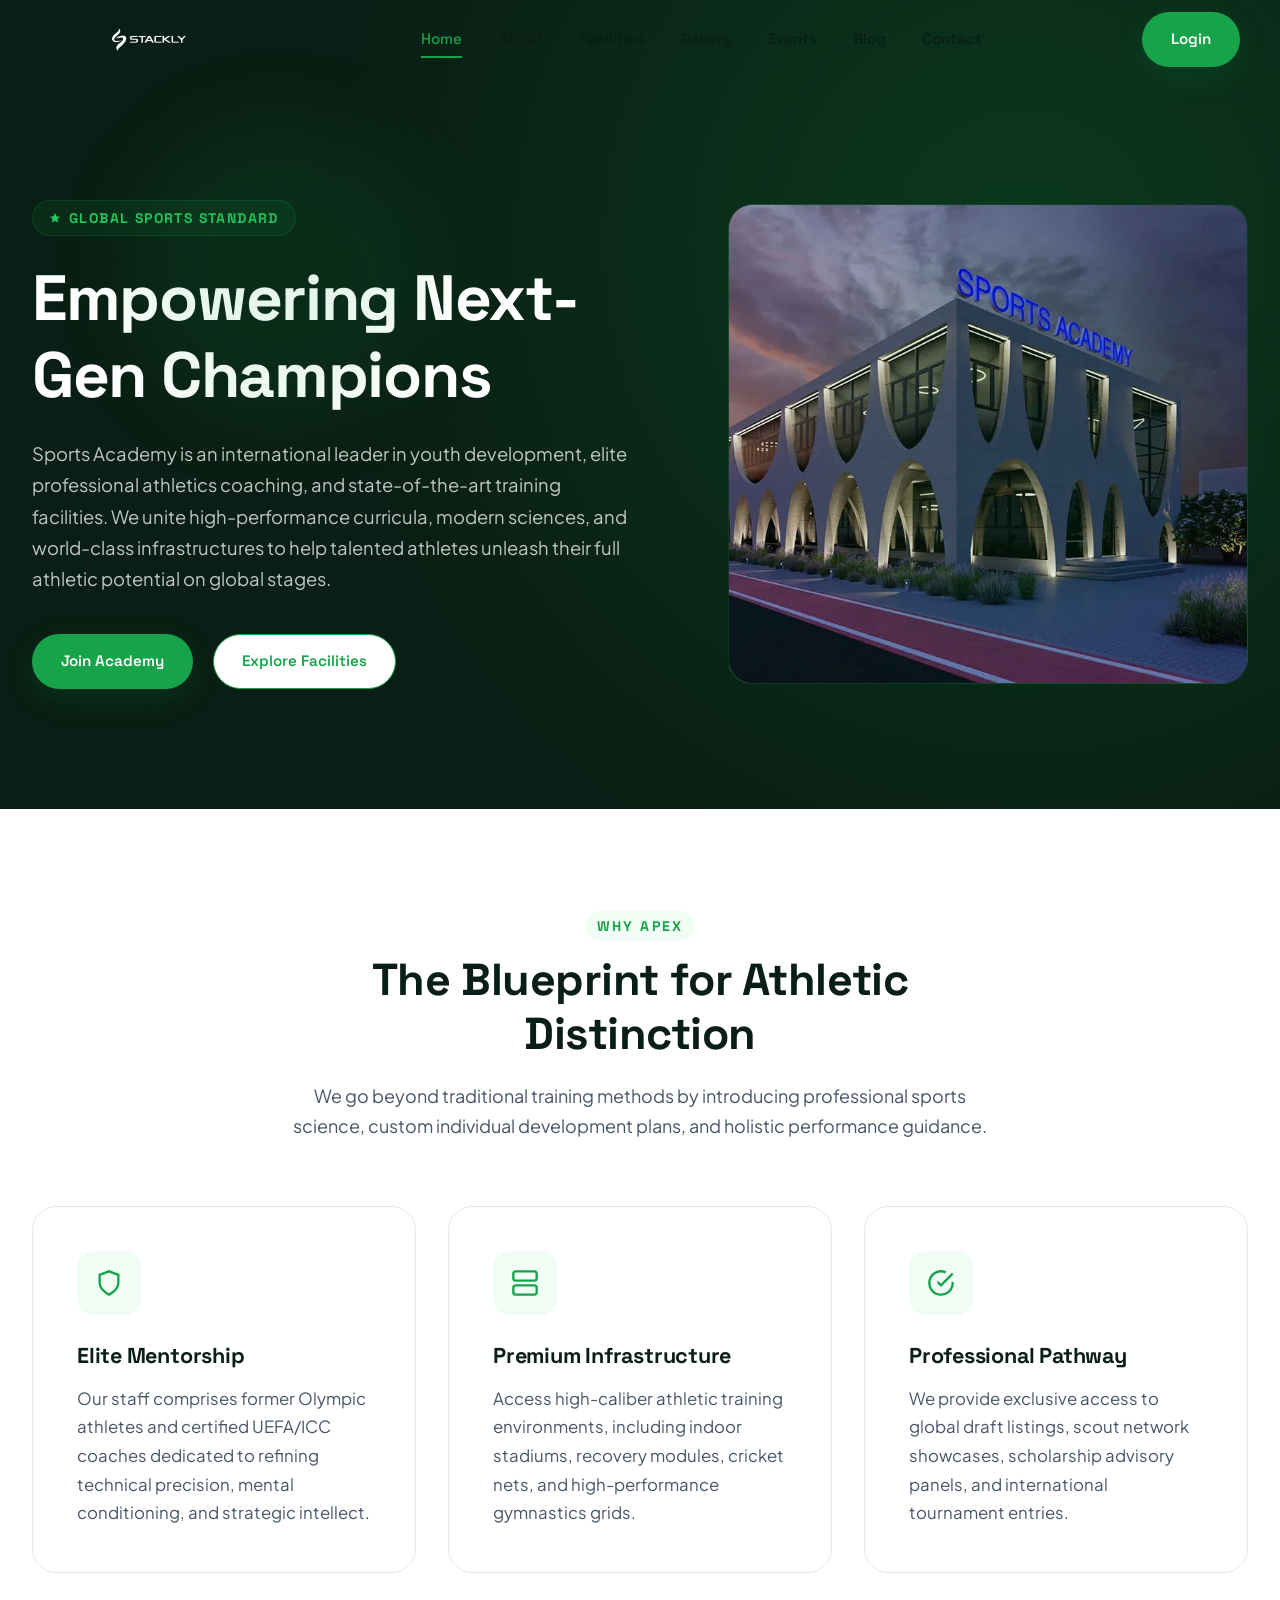
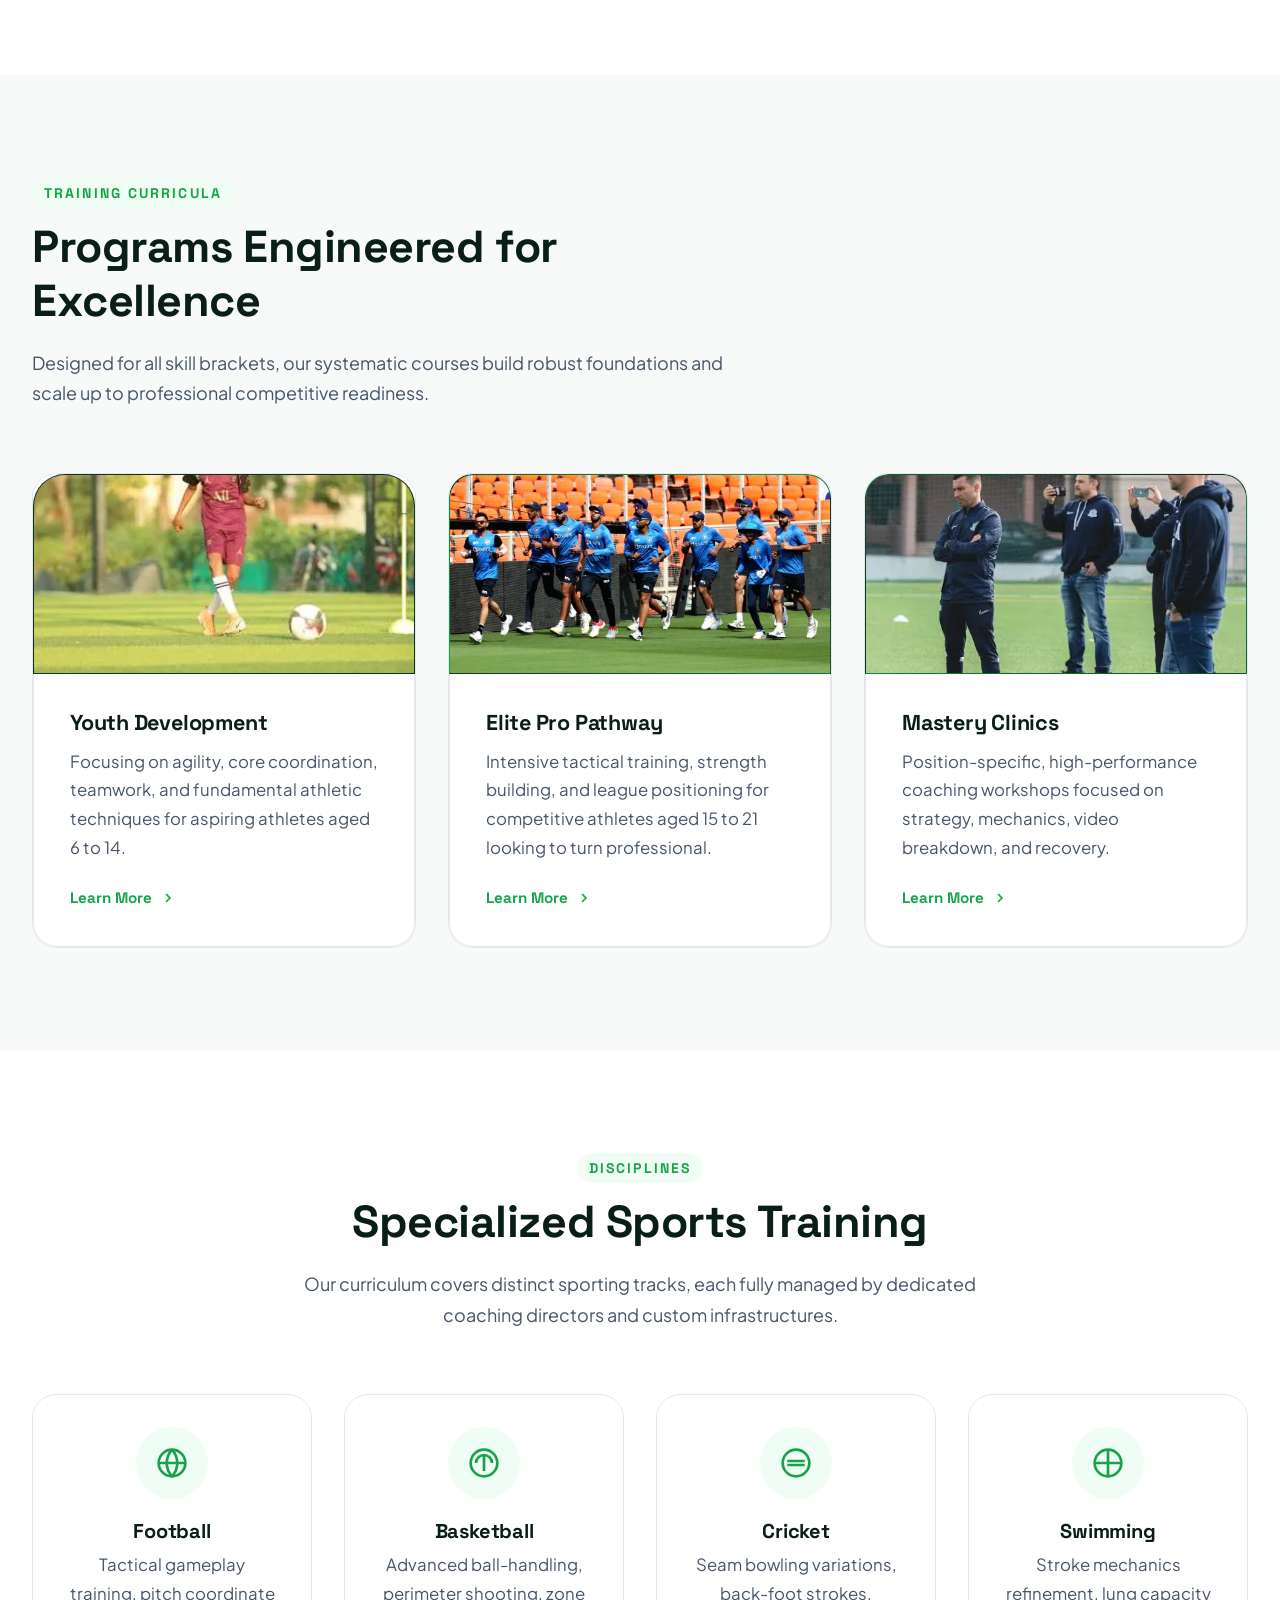
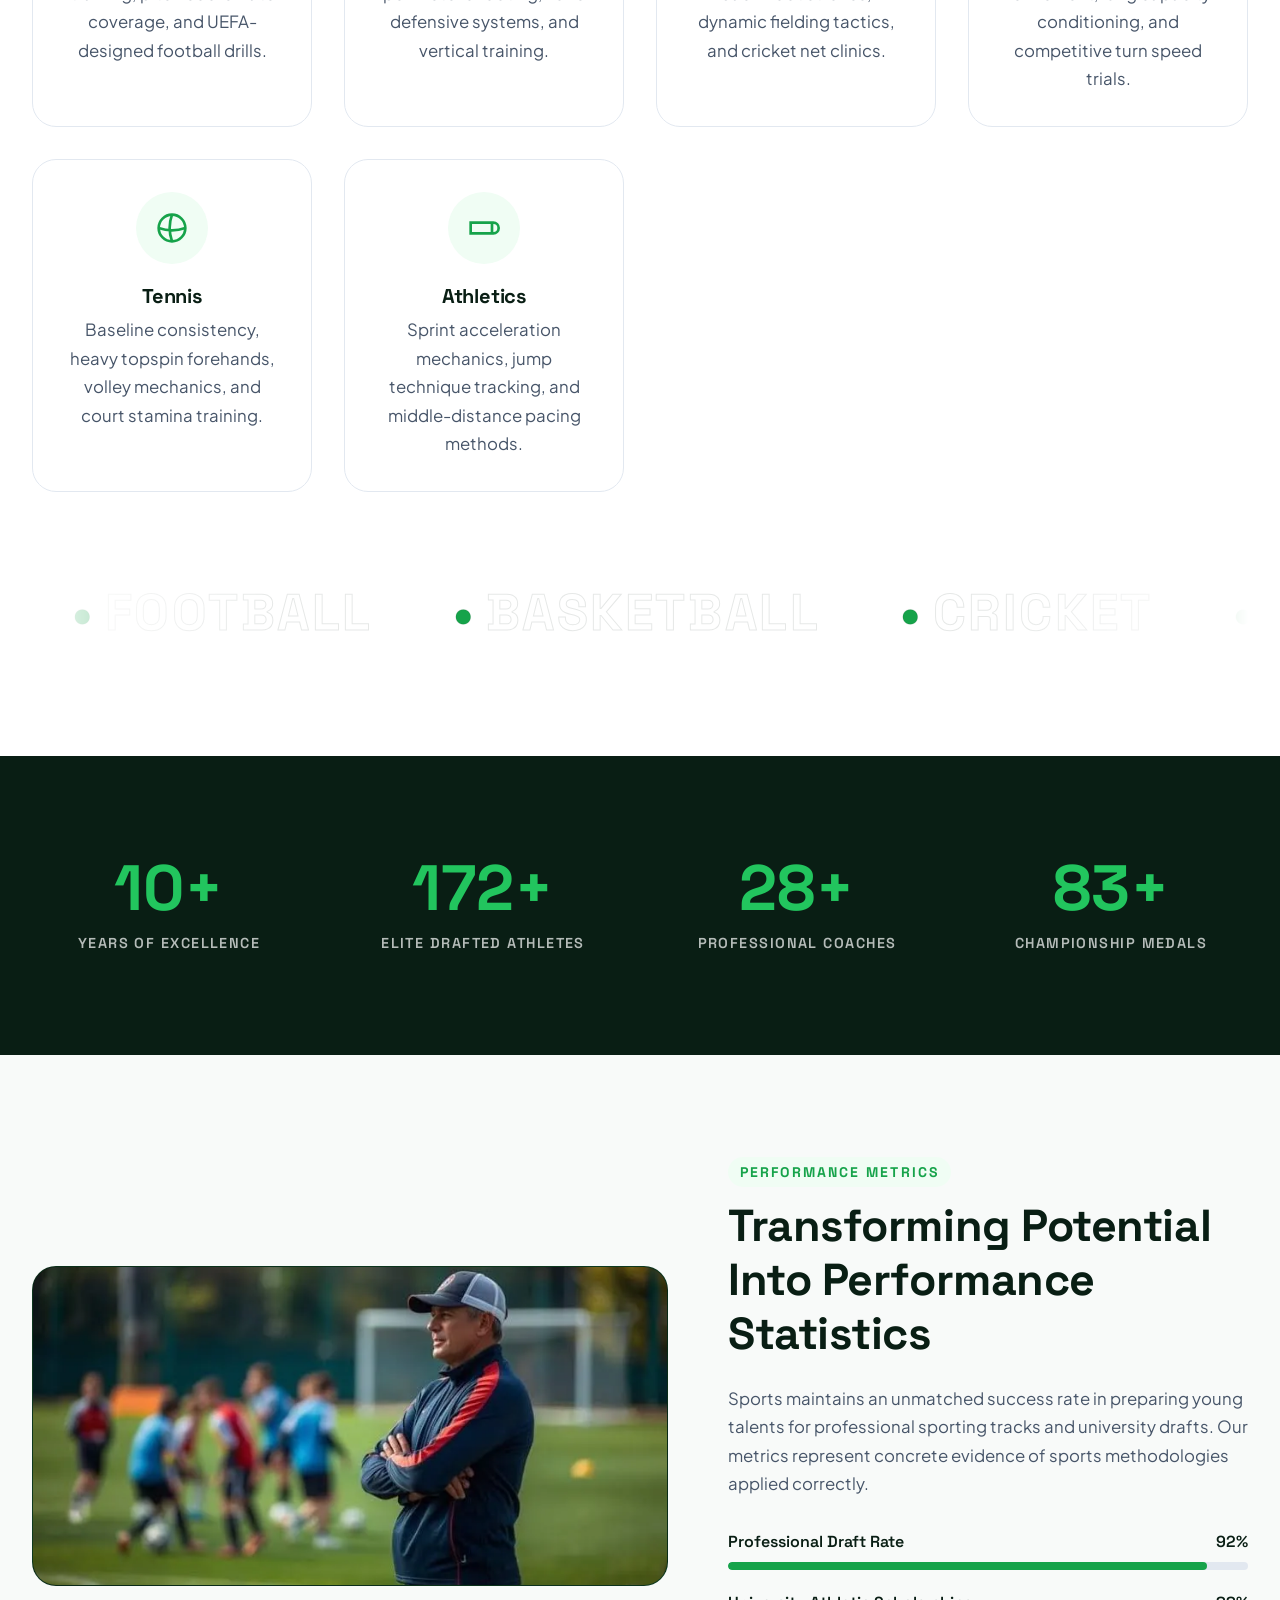
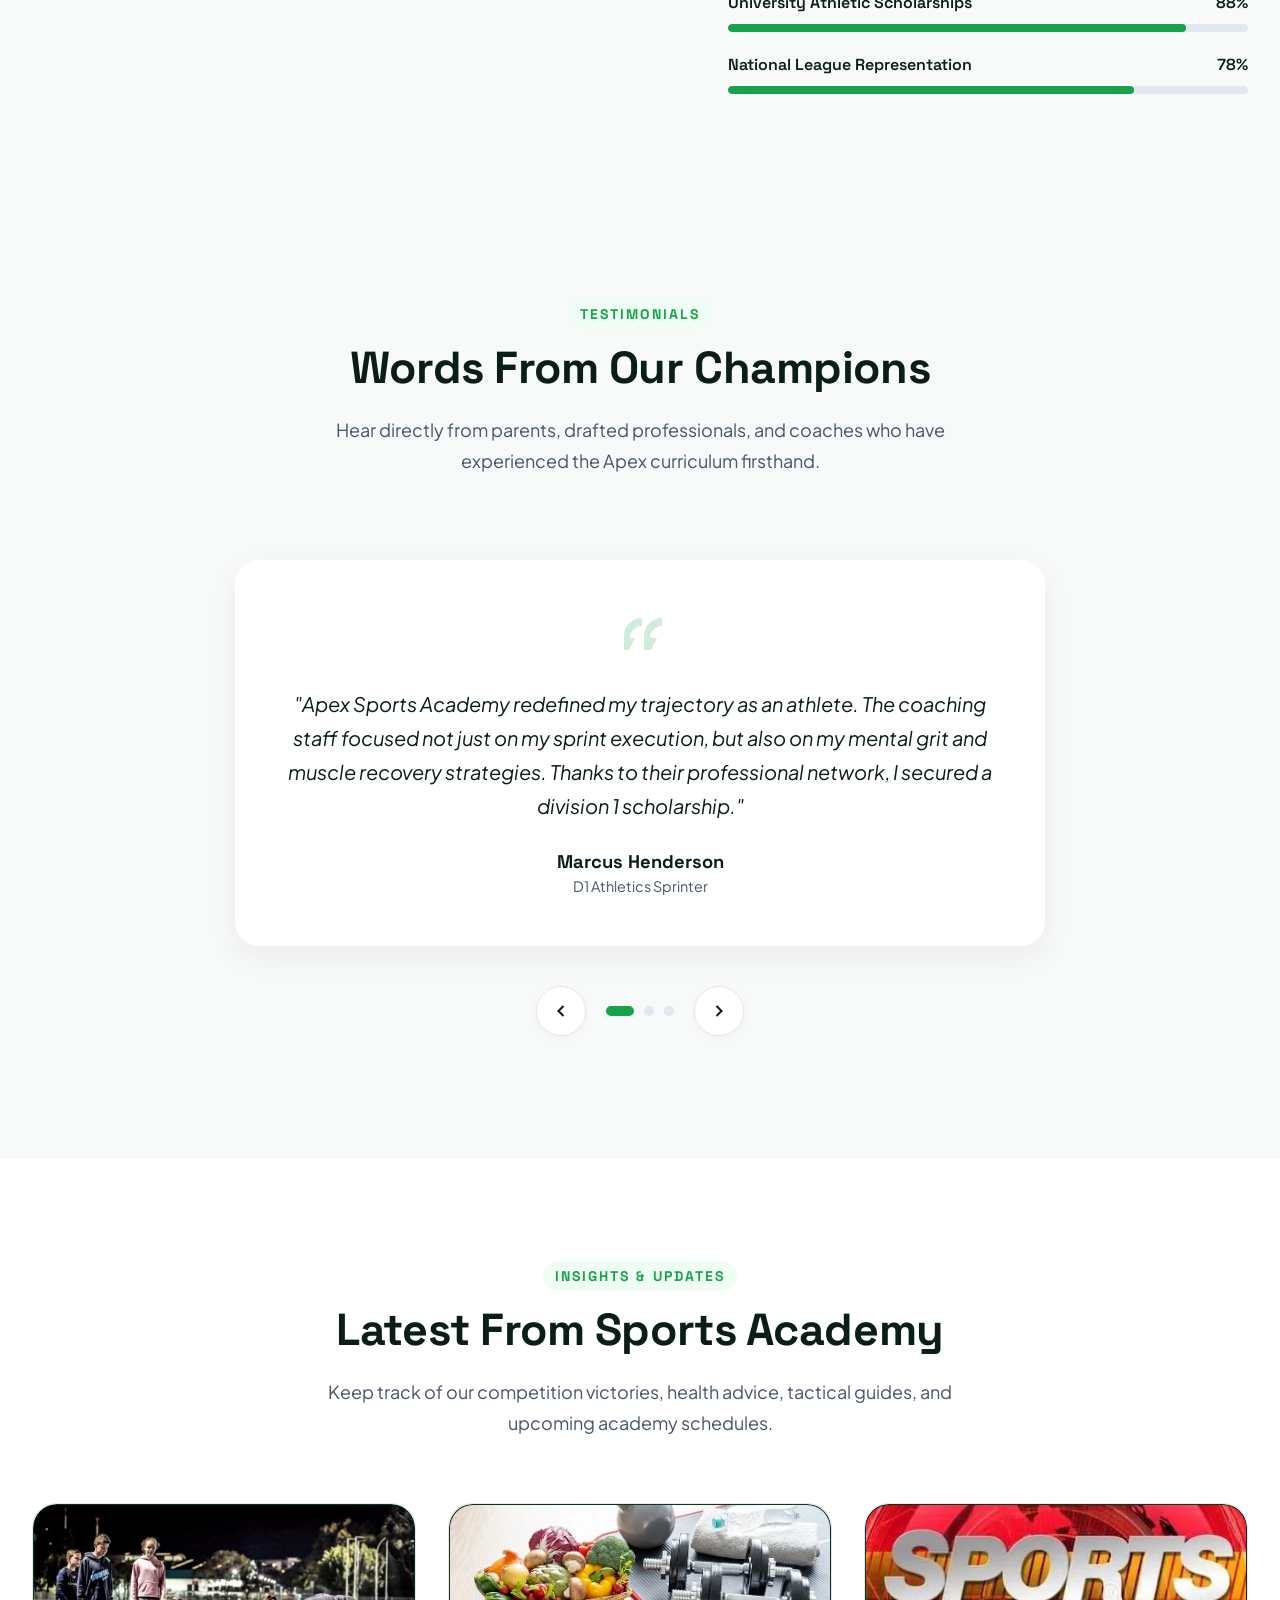
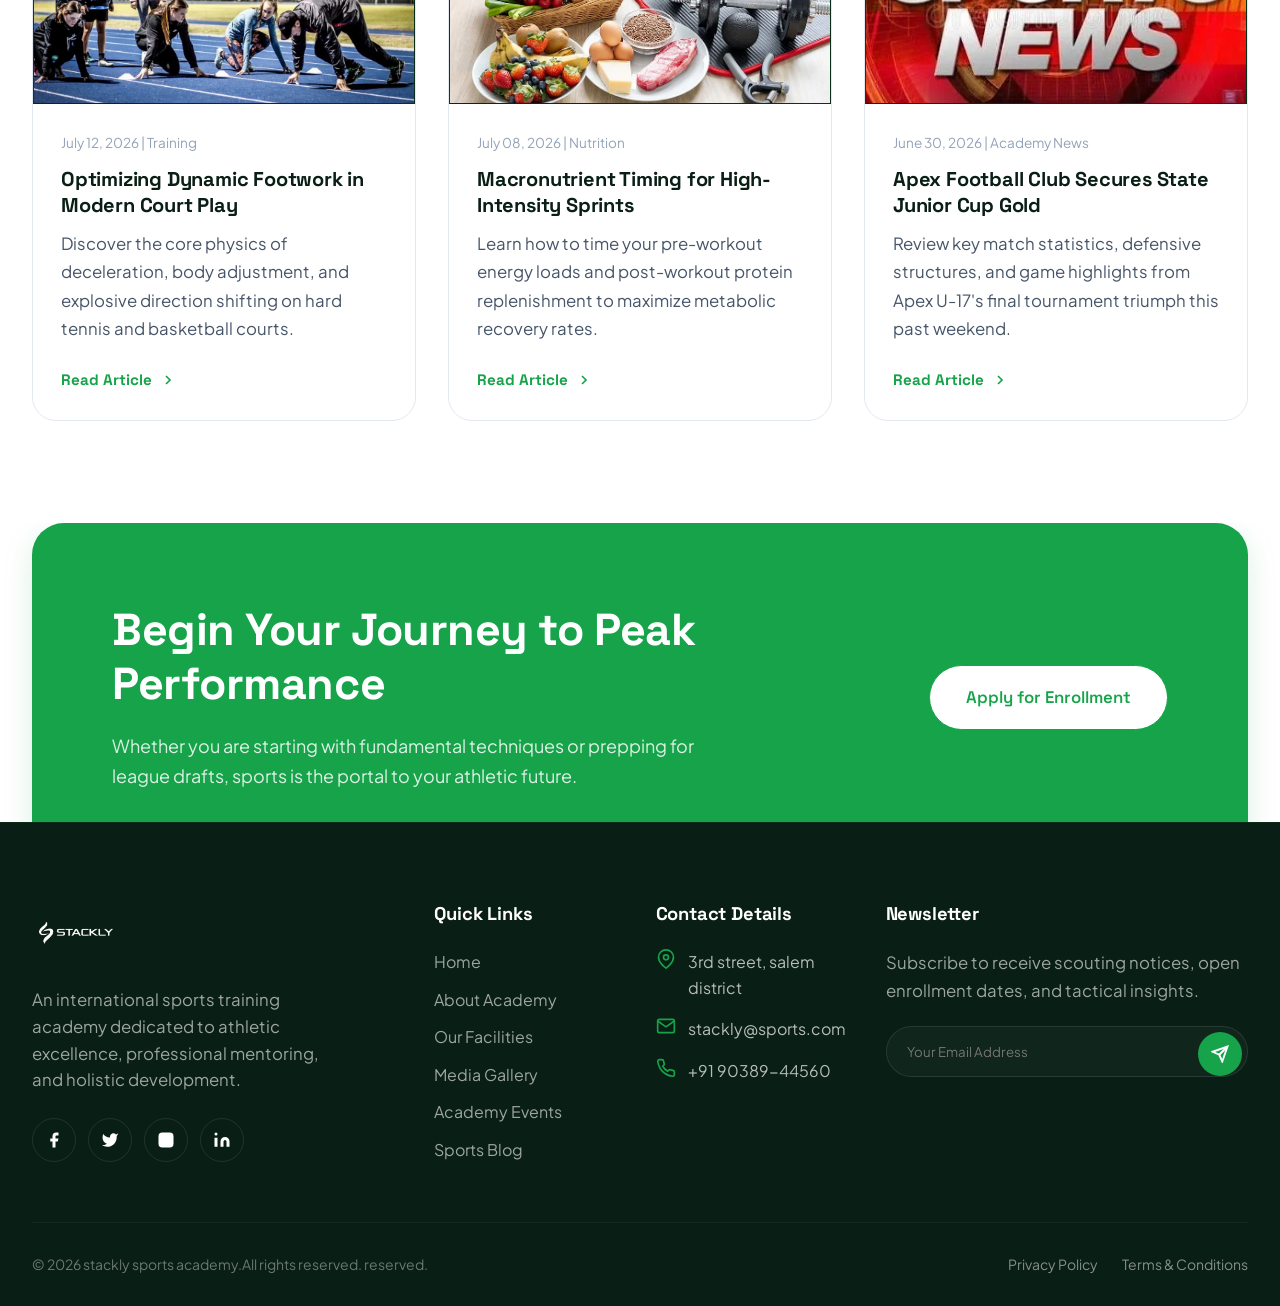
<file: index.html>
<!DOCTYPE html>
<html lang="en">

<head>
  <meta charset="UTF-8">
  <meta name="viewport" content="width=device-width, initial-scale=1.0">
  <title> Sports Academy </title>
  <meta name="description"
    content="Welcome to Apex Sports Academy, a premium international training center providing elite coaching, world-class athletic facilities, and professional development programs.">

  <!-- CSS Stylesheets -->
  <link rel="stylesheet" href="assets/css/variables.css">
  <link rel="stylesheet" href="assets/css/main.css">
  <link rel="stylesheet" href="assets/css/components.css">
  <link rel="stylesheet" href="assets/css/animations.css">
  <link rel="stylesheet" href="assets/css/pages.css">
</head>

<body>

  <!-- Scroll Progress Indicator -->
  <div class="scroll-progress-container">
    <div class="scroll-progress-bar"></div>
  </div>

  <!-- Custom Page Preloader -->
  <div id="loader-overlay">
    <div class="loader-card">
      <div class="loader-ring-wrapper">
        <div class="loader-glow"></div>
        <div class="loader-circle"></div>
        <img src="assets/logo.webp" alt="Apex Logo" class="loader-logo">
        <div class="particle p1"></div>
        <div class="particle p2"></div>
        <div class="particle p3"></div>
        <div class="particle p4"></div>
      </div>
      <h2 class="loader-title">Sports Academy</h2>
      <div class="loader-text-wrapper">
        <span class="loader-message">Preparing Your Experience</span>
        <span class="loader-dots"><span>.</span><span>.</span><span>.</span></span>
      </div>
    </div>
  </div>

  <!-- Sticky Navbar Header -->
  <header class="main-header">
    <div class="container nav-container">
      <a href="index.html" class="logo-link">
        <img src="assets/logo.webp" alt="IT Logo" class="site-logo">
      </a>

      <nav class="nav-menu">
        <a href="index.html" class="nav-link active">Home</a>
        <a href="about.html" class="nav-link">About</a>
        <a href="facilities.html" class="nav-link">Facilities</a>
        <a href="gallery.html" class="nav-link">Gallery</a>
        <a href="events.html" class="nav-link">Events</a>
        <a href="blog.html" class="nav-link">Blog</a>
        <a href="contact.html" class="nav-link">Contact</a>
      </nav>
      <div class="header-actions">
        <a href="#" class="btn btn-primary login-trigger">Login</a>
        <button class="mobile-nav-toggle" aria-label="Toggle Navigation">
          <span></span>
          <span></span>
          <span></span>
        </button>
      </div>
    </div>
  </header>

  <!-- Mobile Drawer Menu -->
  <div class="mobile-drawer-overlay"></div>
  <div class="mobile-drawer">
    <div class="mobile-drawer-logo-section">
      <a href="index.html" class="mobile-drawer-logo-link">
        <img src="assets/logo2.webp" alt="Sports Academy Logo" class="mobile-drawer-logo">
      </a>
    </div>
    <nav class="mobile-nav-links">
      <a href="index.html" class="mobile-nav-link active">
        <svg viewBox="0 0 24 24" width="18" height="18" fill="none" stroke="currentColor" stroke-width="2"
          stroke-linecap="round" stroke-linejoin="round">
          <path d="m3 9 9-7 9 7v11a2 2 0 0 1-2 2H5a2 2 0 0 1-2-2z" />
          <polyline points="9 22 9 12 15 12 15 22" />
        </svg>
        <span>Home</span>
      </a>
      <a href="about.html" class="mobile-nav-link">
        <svg viewBox="0 0 24 24" width="18" height="18" fill="none" stroke="currentColor" stroke-width="2"
          stroke-linecap="round" stroke-linejoin="round">
          <circle cx="12" cy="12" r="10" />
          <path d="M12 16v-4" />
          <path d="M12 8h.01" />
        </svg>
        <span>About</span>
      </a>
      <a href="facilities.html" class="mobile-nav-link">
        <svg viewBox="0 0 24 24" width="18" height="18" fill="none" stroke="currentColor" stroke-width="2"
          stroke-linecap="round" stroke-linejoin="round">
          <rect x="3" y="3" width="18" height="18" rx="2" />
          <path d="M9 3v18" />
          <path d="M15 3v18" />
          <path d="M3 9h18" />
          <path d="M3 15h18" />
        </svg>
        <span>Facilities</span>
      </a>
      <a href="gallery.html" class="mobile-nav-link">
        <svg viewBox="0 0 24 24" width="18" height="18" fill="none" stroke="currentColor" stroke-width="2"
          stroke-linecap="round" stroke-linejoin="round">
          <rect x="3" y="3" width="18" height="18" rx="2" ry="2" />
          <circle cx="9" cy="9" r="2" />
          <path d="m21 15-3.086-3.086a2 2 0 0 0-2.828 0L6 21" />
        </svg>
        <span>Gallery</span>
      </a>
      <a href="events.html" class="mobile-nav-link">
        <svg viewBox="0 0 24 24" width="18" height="18" fill="none" stroke="currentColor" stroke-width="2"
          stroke-linecap="round" stroke-linejoin="round">
          <rect x="3" y="4" width="18" height="18" rx="2" ry="2" />
          <line x1="16" y1="2" x2="16" y2="6" />
          <line x1="8" y1="2" x2="8" y2="6" />
          <line x1="3" y1="10" x2="21" y2="10" />
        </svg>
        <span>Events</span>
      </a>
      <a href="blog.html" class="mobile-nav-link">
        <svg viewBox="0 0 24 24" width="18" height="18" fill="none" stroke="currentColor" stroke-width="2"
          stroke-linecap="round" stroke-linejoin="round">
          <path d="M4 19.5v-15A2.5 2.5 0 0 1 6.5 2H20v20H6.5a2.5 2.5 0 0 1-2.5-2.5Z" />
          <path d="M6 6h10" />
          <path d="M6 10h10" />
        </svg>
        <span>Blog</span>
      </a>
      <a href="contact.html" class="mobile-nav-link">
        <svg viewBox="0 0 24 24" width="18" height="18" fill="none" stroke="currentColor" stroke-width="2"
          stroke-linecap="round" stroke-linejoin="round">
          <path
            d="M22 16.92v3a2 2 0 0 1-2.18 2 19.79 19.79 0 0 1-8.63-3.07 19.5 19.5 0 0 1-6-6 19.79 19.79 0 0 1-3.07-8.67A2 2 0 0 1 4.11 2h3a2 2 0 0 1 2 1.72 12.84 12.84 0 0 0 .7 2.81 2 2 0 0 1-.45 2.11L8.09 9.91a16 16 0 0 0 6 6l1.27-1.27a2 2 0 0 1 2.11-.45 12.84 12.84 0 0 0 2.81.7A2 2 0 0 1 22 16.92z" />
        </svg>
        <span>Contact</span>
      </a>
    </nav>
    <div class="mobile-drawer-btn-wrapper">
      <a href="#" class="btn btn-primary login-trigger">Login Portal</a>
    </div>
    <div class="mobile-drawer-contact-info">
      <div class="mobile-drawer-contact-title">📞 Contact Us</div>
      <a href="tel:+919865755478" class="mobile-drawer-contact-link">
        <svg viewBox="0 0 24 24" width="14" height="14" fill="none" stroke="currentColor" stroke-width="2.5"
          stroke-linecap="round" stroke-linejoin="round">
          <path
            d="M22 16.92v3a2 2 0 0 1-2.18 2 19.79 19.79 0 0 1-8.63-3.07 19.5 19.5 0 0 1-6-6 19.79 19.79 0 0 1-3.07-8.67A2 2 0 0 1 4.11 2h3a2 2 0 0 1 2 1.72 12.84 12.84 0 0 0 .7 2.81 2 2 0 0 1-.45 2.11L8.09 9.91a16 16 0 0 0 6 6l1.27-1.27a2 2 0 0 1 2.11-.45 12.84 12.84 0 0 0 2.81.7A2 2 0 0 1 22 16.92z" />
        </svg>
        <span>+91 98657-55478</span>
      </a>
    </div>
  </div>

  <main class="page-transitioning">
    <!-- Premium Hero Section -->
    <section class="hero-section">
      <div class="floating-shapes-container">
        <div class="floating-shape shape-1"></div>
        <div class="floating-shape shape-2"></div>
      </div>
      <div class="container">
        <div class="hero-grid">
          <div class="hero-content reveal fade-right">
            <span class="hero-tag">
              <svg width="12" height="12" viewBox="0 0 24 24" fill="currentColor">
                <polygon
                  points="12 2 15.09 8.26 22 9.27 17 14.14 18.18 21.02 12 17.77 5.82 21.02 7 14.14 2 9.27 8.91 8.26 12 2" />
              </svg>
              Global Sports Standard
            </span>
            <h1 class="hero-title">Empowering Next-Gen Champions</h1>
            <p class="hero-desc"> Sports Academy is an international leader in youth development, elite professional
              athletics coaching, and state-of-the-art training facilities. We unite high-performance curricula, modern
              sciences, and world-class infrastructures to help talented athletes unleash their full athletic potential
              on global stages.</p>
            <div class="hero-btns">
              <a href="contact.html" class="btn btn-primary">Join Academy</a>
              <a href="facilities.html" class="btn btn-secondary">Explore Facilities</a>
            </div>
          </div>
          <div class="hero-image reveal fade-left delay-2">
            <!-- Image Placeholder 1: Hero Image -->
            <div class="img-placeholder hero-placeholder">
              <img src="assets/h1.webp" alt="Apex Training Center Arena" class="site-image" loading="eager">
            </div>
          </div>
        </div>
      </div>
    </section>

    <!-- Why Choose Us Section -->
    <section class="wcu-section">
      <div class="container">
        <div class="section-header center reveal fade-up">
          <span class="section-tag">Why Apex</span>
          <h2 class="section-title">The Blueprint for Athletic Distinction</h2>
          <p class="section-desc">We go beyond traditional training methods by introducing professional sports science,
            custom individual development plans, and holistic performance guidance.</p>
        </div>
        <div class="grid grid-3">
          <div class="wcu-card card-lift reveal fade-up delay-1">
            <div class="wcu-icon-box">
              <svg viewBox="0 0 24 24">
                <path d="M12 22s8-4 8-10V5l-8-3-8 3v7c0 6 8 10 8 10z" />
              </svg>
            </div>
            <h3 class="wcu-title">Elite Mentorship</h3>
            <p>Our staff comprises former Olympic athletes and certified UEFA/ICC coaches dedicated to refining
              technical precision, mental conditioning, and strategic intellect.</p>
          </div>
          <div class="wcu-card card-lift reveal fade-up delay-2">
            <div class="wcu-icon-box">
              <svg viewBox="0 0 24 24">
                <rect x="2" y="2" width="20" height="8" rx="2" ry="2" />
                <rect x="2" y="14" width="20" height="8" rx="2" ry="2" />
                <line x1="6" y1="6" x2="6.01" y2="6" />
                <line x1="6" y1="18" x2="6.01" y2="18" />
              </svg>
            </div>
            <h3 class="wcu-title">Premium Infrastructure</h3>
            <p>Access high-caliber athletic training environments, including indoor stadiums, recovery modules, cricket
              nets, and high-performance gymnastics grids.</p>
          </div>
          <div class="wcu-card card-lift reveal fade-up delay-3">
            <div class="wcu-icon-box">
              <svg viewBox="0 0 24 24">
                <path d="M22 11.08V12a10 10 0 1 1-5.93-9.14" />
                <polyline points="22 4 12 14.01 9 11.01" />
              </svg>
            </div>
            <h3 class="wcu-title">Professional Pathway</h3>
            <p>We provide exclusive access to global draft listings, scout network showcases, scholarship advisory
              panels, and international tournament entries.</p>
          </div>
        </div>
      </div>
    </section>

    <!-- Training Programs Section -->
    <section class="programs-section" style="background-color: var(--color-gray-light);">
      <div class="container">
        <div class="section-header reveal fade-up">
          <span class="section-tag">Training Curricula</span>
          <h2 class="section-title">Programs Engineered for Excellence</h2>
          <p class="section-desc">Designed for all skill brackets, our systematic courses build robust foundations and
            scale up to professional competitive readiness.</p>
        </div>
        <div class="grid grid-3">
          <div class="program-card card-lift reveal fade-up delay-1">
            <!-- Image Placeholder 2: About Image (reused for program visual representation) -->
            <div class="img-placeholder about-placeholder"
              style="min-height: 200px; border-bottom-left-radius: 0; border-bottom-right-radius: 0;">
              <img src="assets/h2.webp" alt="Youth Development Training" loading="lazy">
            </div>
            <div class="program-content">
              <h3 class="program-title">Youth Development</h3>
              <p class="program-desc">Focusing on agility, core coordination, teamwork, and fundamental athletic
                techniques for aspiring athletes aged 6 to 14.</p>
              <a href="about.html" class="program-link">
                Learn More
                <svg viewBox="0 0 24 24">
                  <polyline points="9 18 15 12 9 6" />
                </svg>
              </a>
            </div>
          </div>
          <div class="program-card card-lift reveal fade-up delay-2">
            <!-- Image Placeholder 3: Facilities Image (reused for program visual representation) -->
            <div class="img-placeholder facilities-placeholder"
              style="min-height: 200px; border-bottom-left-radius: 0; border-bottom-right-radius: 0;">
              <img src="assets/h3.webp" alt="Elite Pro Pathway Running" loading="lazy">
            </div>
            <div class="program-content">
              <h3 class="program-title">Elite Pro Pathway</h3>
              <p class="program-desc">Intensive tactical training, strength building, and league positioning for
                competitive athletes aged 15 to 21 looking to turn professional.</p>
              <a href="about.html" class="program-link">
                Learn More
                <svg viewBox="0 0 24 24">
                  <polyline points="9 18 15 12 9 6" />
                </svg>
              </a>
            </div>
          </div>
          <div class="program-card card-lift reveal fade-up delay-3">
            <!-- Image Placeholder 5: CTA Image (reused for program visual representation) -->
            <div class="img-placeholder cta-placeholder"
              style="min-height: 200px; border-bottom-left-radius: 0; border-bottom-right-radius: 0;">
              <img src="assets/h4.webp" alt="Coaching Mastery Clinics" loading="lazy">
            </div>
            <div class="program-content">
              <h3 class="program-title">Mastery Clinics</h3>
              <p class="program-desc">Position-specific, high-performance coaching workshops focused on strategy,
                mechanics, video breakdown, and recovery.</p>
              <a href="about.html" class="program-link">
                Learn More
                <svg viewBox="0 0 24 24">
                  <polyline points="9 18 15 12 9 6" />
                </svg>
              </a>
            </div>
          </div>
        </div>
      </div>
    </section>

    <!-- Sports Categories Section -->
    <section class="sports-categories-section">
      <div class="container">
        <div class="section-header center reveal fade-up">
          <span class="section-tag">Disciplines</span>
          <h2 class="section-title">Specialized Sports Training</h2>
          <p class="section-desc">Our curriculum covers distinct sporting tracks, each fully managed by dedicated
            coaching directors and custom infrastructures.</p>
        </div>
        <div class="grid grid-3" style="margin-bottom: 80px;">
          <div class="sport-category-card card-lift reveal fade-up delay-1">
            <div class="sport-icon-box">
              <svg viewBox="0 0 24 24">
                <circle cx="12" cy="12" r="10" />
                <path
                  d="M12 2a15.3 15.3 0 0 1 4 10 15.3 15.3 0 0 1-4 10M12 2a15.3 15.3 0 0 0-4 10 15.3 15.3 0 0 0 4 10M2 12h20" />
              </svg>
            </div>
            <h3 class="sport-title">Football</h3>
            <p>Tactical gameplay training, pitch coordinate coverage, and UEFA-designed football drills.</p>
          </div>
          <div class="sport-category-card card-lift reveal fade-up delay-2">
            <div class="sport-icon-box">
              <svg viewBox="0 0 24 24">
                <circle cx="12" cy="12" r="10" />
                <path d="M6 12a6 6 0 0 1 12 0M12 6v12" />
              </svg>
            </div>
            <h3 class="sport-title">Basketball</h3>
            <p>Advanced ball-handling, perimeter shooting, zone defensive systems, and vertical training.</p>
          </div>
          <div class="sport-category-card card-lift reveal fade-up delay-3">
            <div class="sport-icon-box">
              <svg viewBox="0 0 24 24">
                <circle cx="12" cy="12" r="10" />
                <path d="M5.5 10.5h13M5.5 13.5h13" />
              </svg>
            </div>
            <h3 class="sport-title">Cricket</h3>
            <p>Seam bowling variations, back-foot strokes, dynamic fielding tactics, and cricket net clinics.</p>
          </div>
          <div class="sport-category-card card-lift reveal fade-up delay-4">
            <div class="sport-icon-box">
              <svg viewBox="0 0 24 24">
                <path d="M2 12h20M12 2v20" />
                <circle cx="12" cy="12" r="10" />
              </svg>
            </div>
            <h3 class="sport-title">Swimming</h3>
            <p>Stroke mechanics refinement, lung capacity conditioning, and competitive turn speed trials.</p>
          </div>
          <div class="sport-category-card card-lift reveal fade-up delay-5">
            <div class="sport-icon-box">
              <svg viewBox="0 0 24 24">
                <circle cx="12" cy="12" r="10" />
                <path d="M12 2a30 30 0 0 0 0 20M2 12a30 30 0 0 0 20 0" />
              </svg>
            </div>
            <h3 class="sport-title">Tennis</h3>
            <p>Baseline consistency, heavy topspin forehands, volley mechanics, and court stamina training.</p>
          </div>
          <div class="sport-category-card card-lift reveal fade-up delay-6">
            <div class="sport-icon-box">
              <svg viewBox="0 0 24 24">
                <path d="M18 8h1a4 4 0 0 1 0 8h-1M2 8h16v8H2z" />
              </svg>
            </div>
            <h3 class="sport-title">Athletics</h3>
            <p>Sprint acceleration mechanics, jump technique tracking, and middle-distance pacing methods.</p>
          </div>
        </div>

        <!-- Infinite Logo Marquee of Sports Tags -->
        <div class="marquee-container reveal blur-reveal">
          <div class="marquee-track">
            <div class="marquee-sport-tag"><span>•</span>Football</div>
            <div class="marquee-sport-tag"><span>•</span>Basketball</div>
            <div class="marquee-sport-tag"><span>•</span>Cricket</div>
            <div class="marquee-sport-tag"><span>•</span>Swimming</div>
            <div class="marquee-sport-tag"><span>•</span>Tennis</div>
            <div class="marquee-sport-tag"><span>•</span>Athletics</div>
            <div class="marquee-sport-tag"><span>•</span>Gymnastics</div>
          </div>
        </div>
      </div>
    </section>

    <!-- Achievements Counters Section -->
    <section class="counter-section">
      <div class="container">
        <div class="counter-grid">
          <div class="counter-item reveal fade-up delay-1">
            <div class="counter-number">15+</div>
            <div class="counter-label">Years of Excellence</div>
          </div>
          <div class="counter-item reveal fade-up delay-2">
            <div class="counter-number">250+</div>
            <div class="counter-label">Elite Drafted Athletes</div>
          </div>
          <div class="counter-item reveal fade-up delay-3">
            <div class="counter-number">40+</div>
            <div class="counter-label">Professional Coaches</div>
          </div>
          <div class="counter-item reveal fade-up delay-4">
            <div class="counter-number">120+</div>
            <div class="counter-label">Championship Medals</div>
          </div>
        </div>
      </div>
    </section>

    <!-- Success Statistics Section -->
    <section class="success-stats-section" style="background-color: var(--color-gray-light);">
      <div class="container">
        <div class="hero-grid">
          <div class="stats-visual reveal fade-right">
            <!-- Image Placeholder 4: Gallery Image (reused for achievements display) -->
            <div class="img-placeholder gallery-placeholder">
              <img src="assets/h5.webp" alt="Success Achievements Celebration" loading="lazy">
            </div>
          </div>
          <div class="stats-content reveal fade-left delay-2">
            <span class="section-tag">Performance metrics</span>
            <h2 class="section-title" style="margin-bottom: 24px;">Transforming Potential Into Performance Statistics
            </h2>
            <p style="margin-bottom: 30px;">Sports maintains an unmatched success rate in preparing young talents for
              professional sporting tracks and university drafts. Our metrics represent concrete evidence of sports
              methodologies applied correctly.</p>

            <div class="stats-bars" style="display: flex; flex-direction: column; gap: 20px;">
              <div>
                <div class="flex-between"
                  style="margin-bottom: 8px; font-weight: 600; font-family: var(--font-family-headings);">
                  <span>Professional Draft Rate</span>
                  <span>92%</span>
                </div>
                <div
                  style="width: 100%; height: 8px; background-color: var(--color-gray-border); border-radius: var(--radius-full); overflow: hidden;">
                  <div
                    style="width: 92%; height: 100%; background-color: var(--color-sports-green); border-radius: var(--radius-full);">
                  </div>
                </div>
              </div>
              <div>
                <div class="flex-between"
                  style="margin-bottom: 8px; font-weight: 600; font-family: var(--font-family-headings);">
                  <span>University Athletic Scholarships</span>
                  <span>88%</span>
                </div>
                <div
                  style="width: 100%; height: 8px; background-color: var(--color-gray-border); border-radius: var(--radius-full); overflow: hidden;">
                  <div
                    style="width: 88%; height: 100%; background-color: var(--color-sports-green); border-radius: var(--radius-full);">
                  </div>
                </div>
              </div>
              <div>
                <div class="flex-between"
                  style="margin-bottom: 8px; font-weight: 600; font-family: var(--font-family-headings);">
                  <span>National League Representation</span>
                  <span>78%</span>
                </div>
                <div
                  style="width: 100%; height: 8px; background-color: var(--color-gray-border); border-radius: var(--radius-full); overflow: hidden;">
                  <div
                    style="width: 78%; height: 100%; background-color: var(--color-sports-green); border-radius: var(--radius-full);">
                  </div>
                </div>
              </div>
            </div>
          </div>
        </div>
      </div>
    </section>

    <!-- Testimonials Carousel Section -->
    <section class="testimonials-section">
      <div class="container">
        <div class="section-header center reveal fade-up">
          <span class="section-tag">Testimonials</span>
          <h2 class="section-title">Words From Our Champions</h2>
          <p class="section-desc">Hear directly from parents, drafted professionals, and coaches who have experienced
            the Apex curriculum firsthand.</p>
        </div>

        <div class="carousel-container reveal zoom-reveal">
          <div class="carousel-track">
            <!-- Slide 1 -->
            <div class="carousel-slide active">
              <div class="testimonial-card">
                <div class="quote-icon">
                  <svg viewBox="0 0 24 24">
                    <path
                      d="M3 21h3.5l3-6H7c0-3.3 2.7-6 6-6V5c-5 0-9 4-9 9v7zm11 0h3.5l3-6h-3.5c0-3.3 2.7-6 6-6V5c-5 0-9 4-9 9v7z" />
                  </svg>
                </div>
                <p class="testimonial-text">"Apex Sports Academy redefined my trajectory as an athlete. The coaching
                  staff focused not just on my sprint execution, but also on my mental grit and muscle recovery
                  strategies. Thanks to their professional network, I secured a division 1 scholarship."</p>
                <h4 class="testimonial-author-title">Marcus Henderson</h4>
                <span class="testimonial-author-role">D1 Athletics Sprinter</span>
              </div>
            </div>
            <!-- Slide 2 -->
            <div class="carousel-slide">
              <div class="testimonial-card">
                <div class="quote-icon">
                  <svg viewBox="0 0 24 24">
                    <path
                      d="M3 21h3.5l3-6H7c0-3.3 2.7-6 6-6V5c-5 0-9 4-9 9v7zm11 0h3.5l3-6h-3.5c0-3.3 2.7-6 6-6V5c-5 0-9 4-9 9v7z" />
                  </svg>
                </div>
                <p class="testimonial-text">"As parents, we wanted an academy that prioritizes athletic development
                  without sacrificing education or safety. The coaching mentors at Apex are incredible. Our daughter's
                  basketball game has excelled alongside her team collaboration skills."</p>
                <h4 class="testimonial-author-title">Sarah &amp; David Collins</h4>
                <span class="testimonial-author-role">Parents of Youth Athlete</span>
              </div>
            </div>
            <!-- Slide 3 -->
            <div class="carousel-slide">
              <div class="testimonial-card">
                <div class="quote-icon">
                  <svg viewBox="0 0 24 24">
                    <path
                      d="M3 21h3.5l3-6H7c0-3.3 2.7-6 6-6V5c-5 0-9 4-9 9v7zm11 0h3.5l3-6h-3.5c0-3.3 2.7-6 6-6V5c-5 0-9 4-9 9v7z" />
                  </svg>
                </div>
                <p class="testimonial-text">"Having coached in professional systems globally, I find Apex's
                  infrastructure and structured syllabus to be comparable to international club standards. It provides
                  the ideal sandbox for high-performance development."</p>
                <h4 class="testimonial-author-title">Coach Adrian Vance</h4>
                <span class="testimonial-author-role">Head of Tactical Development</span>
              </div>
            </div>
          </div>

          <div class="carousel-controls">
            <button class="carousel-arrow prev" aria-label="Previous Slide">
              <svg viewBox="0 0 24 24">
                <polyline points="15 18 9 12 15 6" />
              </svg>
            </button>
            <div class="carousel-dots"></div>
            <button class="carousel-arrow next" aria-label="Next Slide">
              <svg viewBox="0 0 24 24">
                <polyline points="9 18 15 12 9 6" />
              </svg>
            </button>
          </div>
        </div>
      </div>
    </section>

    <!-- Latest News Section -->
    <section class="news-section">
      <div class="container">
        <div class="section-header center reveal fade-up">
          <span class="section-tag">Insights &amp; Updates</span>
          <h2 class="section-title">Latest From Sports Academy</h2>
          <p class="section-desc">Keep track of our competition victories, health advice, tactical guides, and upcoming
            academy schedules.</p>
        </div>
        <div class="grid grid-3">
          <article class="blog-card card-lift reveal fade-up delay-1">
            <div class="img-placeholder gallery-placeholder"
              style="min-height: 200px; border-bottom-left-radius: 0; border-bottom-right-radius: 0;">
              <img src="assets/h6.webp" alt="Optimizing Dynamic Footwork" loading="lazy">
            </div>
            <div class="blog-card-content">
              <div class="blog-card-meta">July 12, 2026 | Training</div>
              <h3 class="blog-card-title"><a href="blog.html">Optimizing Dynamic Footwork in Modern Court Play</a></h3>
              <p class="blog-card-desc">Discover the core physics of deceleration, body adjustment, and explosive
                direction shifting on hard tennis and basketball courts.</p>
              <a href="blog.html" class="program-link" style="margin-top: auto;">Read Article <svg viewBox="0 0 24 24">
                  <polyline points="9 18 15 12 9 6" />
                </svg></a>
            </div>
          </article>
          <article class="blog-card card-lift reveal fade-up delay-2">
            <div class="img-placeholder gallery-placeholder"
              style="min-height: 200px; border-bottom-left-radius: 0; border-bottom-right-radius: 0;">
              <img src="assets/h7.webp" alt="Macronutrient Sprint Timing" loading="lazy">
            </div>
            <div class="blog-card-content">
              <div class="blog-card-meta">July 08, 2026 | Nutrition</div>
              <h3 class="blog-card-title"><a href="blog.html">Macronutrient Timing for High-Intensity Sprints</a></h3>
              <p class="blog-card-desc">Learn how to time your pre-workout energy loads and post-workout protein
                replenishment to maximize metabolic recovery rates.</p>
              <a href="blog.html" class="program-link" style="margin-top: auto;">Read Article <svg viewBox="0 0 24 24">
                  <polyline points="9 18 15 12 9 6" />
                </svg></a>
            </div>
          </article>
          <article class="blog-card card-lift reveal fade-up delay-3">
            <div class="img-placeholder gallery-placeholder"
              style="min-height: 200px; border-bottom-left-radius: 0; border-bottom-right-radius: 0;">
              <img src="assets/h8.webp" alt="Football State Junior Cup Victory" loading="lazy">
            </div>
            <div class="blog-card-content">
              <div class="blog-card-meta">June 30, 2026 | Academy News</div>
              <h3 class="blog-card-title"><a href="blog.html">Apex Football Club Secures State Junior Cup Gold</a></h3>
              <p class="blog-card-desc">Review key match statistics, defensive structures, and game highlights from Apex
                U-17's final tournament triumph this past weekend.</p>
              <a href="blog.html" class="program-link" style="margin-top: auto;">Read Article <svg viewBox="0 0 24 24">
                  <polyline points="9 18 15 12 9 6" />
                </svg></a>
            </div>
          </article>
        </div>
      </div>
    </section>

    <!-- Final CTA Section (Overhanging visually into footer) -->
    <section class="cta-section-wrapper">
      <div class="container">
        <div class="final-cta-banner reveal zoom-reveal">
          <div class="final-cta-grid">
            <div>
              <h2 class="final-cta-title">Begin Your Journey to Peak Performance</h2>
              <p class="final-cta-desc">Whether you are starting with fundamental techniques or prepping for league
                drafts, sports is the portal to your athletic future.</p>
            </div>
            <div class="final-cta-actions">
              <!-- Image Placeholder 5: CTA Image (used inside final CTA card visually) -->
              <div class="img-placeholder cta-placeholder" style="display: none;"></div>
              <a href="contact.html" class="btn btn-secondary"
                style="font-size: 1.05rem; padding: 18px 36px; background-color: var(--color-white); color: var(--color-sports-green);">Apply
                for Enrollment</a>
            </div>
          </div>
        </div>
      </div>
    </section>
  </main>

  <!-- Global Footer -->
  <footer class="main-footer">
    <div class="container">
      <div class="footer-top">
        <div class="footer-brand">
          <a href="index.html" class="brand-logo">
            <img src="assets/logo.webp" alt="IT Logo" class="site-logo">
          </a>
          <p>An international sports training academy dedicated to athletic excellence, professional mentoring, and
            holistic development.</p>
          <div class="social-links">
            <a href="#" class="social-icon" aria-label="Facebook">
              <svg viewBox="0 0 24 24">
                <path d="M18 2h-3a5 5 0 0 0-5 5v3H7v4h3v8h4v-8h3l1-4h-4V7a1 1 0 0 1 1-1h3z" />
              </svg>
            </a>
            <a href="#" class="social-icon" aria-label="Twitter">
              <svg viewBox="0 0 24 24">
                <path
                  d="M23 3a10.9 10.9 0 0 1-3.14 1.53 4.48 4.48 0 0 0-7.86 3v1A10.66 10.66 0 0 1 3 4s-4 9 5 13a11.64 11.64 0 0 1-7 2c9 5 20 0 20-11.5a4.5 4.5 0 0 0-.08-.83A7.72 7.72 0 0 0 23 3z" />
              </svg>
            </a>
            <a href="#" class="social-icon" aria-label="Instagram">
              <svg viewBox="0 0 24 24">
                <rect x="2" y="2" width="20" height="20" rx="5" ry="5" />
                <path d="M16 11.37A4 4 0 1 1 12.63 8 4 4 0 0 1 16 11.37z" />
                <line x1="17.5" y1="6.5" x2="17.51" y2="6.5" />
              </svg>
            </a>
            <a href="#" class="social-icon" aria-label="LinkedIn">
              <svg viewBox="0 0 24 24">
                <path d="M16 8a6 6 0 0 1 6 6v7h-4v-7a2 2 0 0 0-2-2 2 2 0 0 0-2 2v7h-4v-7a6 6 0 0 1 6-6z" />
                <rect x="2" y="9" width="4" height="12" />
                <circle cx="4" cy="4" r="2" />
              </svg>
            </a>
          </div>
        </div>
        <div>
          <h3 class="footer-title">Quick Links</h3>
          <ul class="footer-links">
            <li><a href="index.html" class="footer-link">Home</a></li>
            <li><a href="about.html" class="footer-link">About Academy</a></li>
            <li><a href="facilities.html" class="footer-link">Our Facilities</a></li>
            <li><a href="gallery.html" class="footer-link">Media Gallery</a></li>
            <li><a href="events.html" class="footer-link">Academy Events</a></li>
            <li><a href="blog.html" class="footer-link">Sports Blog</a></li>
          </ul>
        </div>
        <div>
          <h3 class="footer-title">Contact Details</h3>
          <ul class="footer-contact-list">
            <li class="footer-contact-item">
              <svg viewBox="0 0 24 24">
                <path d="M21 10c0 7-9 13-9 13s-9-6-9-13a9 9 0 0 1 18 0z" />
                <circle cx="12" cy="10" r="3" />
              </svg>
              <span>3rd street, salem district</span>
            </li>
            <li class="footer-contact-item">
              <svg viewBox="0 0 24 24">
                <path d="M4 4h16c1.1 0 2 .9 2 2v12c0 1.1-.9 2-2 2H4c-1.1 0-2-.9-2-2V6c0-1.1.9-2 2-2z" />
                <polyline points="22,6 12,13 2,6" />
              </svg>
              <span>stackly@sports.com</span>
            </li>
            <li class="footer-contact-item">
              <svg viewBox="0 0 24 24">
                <path
                  d="M22 16.92v3a2 2 0 0 1-2.18 2 19.79 19.79 0 0 1-8.63-3.07 19.5 19.5 0 0 1-6-6 19.79 19.79 0 0 1-3.07-8.67A2 2 0 0 1 4.11 2h3a2 2 0 0 1 2 1.72 12.84 12.84 0 0 0 .7 2.81 2 2 0 0 1-.45 2.11L8.09 9.91a16 16 0 0 0 6 6l1.27-1.27a2 2 0 0 1 2.11-.45 12.84 12.84 0 0 0 2.81.7A2 2 0 0 1 22 16.92z" />
              </svg>
              <span>+91 90389-44560 </span>
            </li>
          </ul>
        </div>
        <div class="footer-newsletter">
          <h3 class="footer-title">Newsletter</h3>
          <p>Subscribe to receive scouting notices, open enrollment dates, and tactical insights.</p>
          <form class="newsletter-form"
            onsubmit="event.preventDefault(); alert('Subscribed successfully!'); this.reset();">
            <input type="email" placeholder="Your Email Address" class="newsletter-input" required
              aria-label="Email Address">
            <button type="submit" class="newsletter-btn" aria-label="Subscribe">
              <svg viewBox="0 0 24 24">
                <line x1="22" y1="2" x2="11" y2="13" />
                <polygon points="22 2 15 22 11 13 2 9 22 2" />
              </svg>
            </button>
          </form>
        </div>
      </div>
      <div class="footer-bottom">
        <span class="copyright">&copy; <span id="copyright-year">2026</span> stackly sports academy.All rights reserved.
          reserved.</span>
        <div class="footer-bottom-links">
          <a href="#" class="footer-bottom-link">Privacy Policy</a>
          <a href="#" class="footer-bottom-link">Terms &amp; Conditions</a>
        </div>
      </div>
    </div>
  </footer>

  <!-- Login Modal Dialog Overlay -->
  <div class="modal-overlay">
    <div class="modal-wrapper">
      <button class="modal-close-btn" aria-label="Close Portal Modal">
        <svg viewBox="0 0 24 24">
          <line x1="18" y1="6" x2="6" y2="18" />
          <line x1="6" y1="6" x2="18" y2="18" />
        </svg>
      </button>
      <div class="modal-form-content">
        <div class="modal-header">
          <h3 class="modal-title">Apex Sports Portal</h3>
          <p class="modal-subtitle">Select your account profile and enter your credentials</p>
        </div>
        <form id="login-form" novalidate>
          <div class="select-wrapper">
            <label class="select-label" for="login-role">Login As</label>
            <select class="custom-select" id="login-role">
              <option value="Player">Player Login</option>
              <option value="Admin">Admin Login</option>
            </select>
          </div>
          <div class="input-group">
            <input type="email" id="modal-email" class="floating-input" placeholder=" " required autocomplete="email">
            <label for="modal-email" class="floating-label">Email Address</label>
          </div>
          <div class="input-group">
            <input type="password" id="modal-password" class="floating-input" placeholder=" " required
              autocomplete="current-password">
            <label for="modal-password" class="floating-label">Password</label>
          </div>
          <div class="input-group">
            <input type="password" id="modal-confirm-password" class="floating-input" placeholder=" " required
              autocomplete="new-password">
            <label for="modal-confirm-password" class="floating-label">Confirm Password</label>
          </div>
          <div class="form-options">
            <label class="checkbox-label">
              <input type="checkbox" id="modal-remember">
              <span>Remember Me</span>
            </label>
            <a href="#" class="forgot-link">Forgot Password?</a>
          </div>
          <button type="submit" class="btn btn-primary modal-submit-btn">Login</button>
          <div class="modal-divider">OR</div>
          <p class="modal-footer-text">Don't have an account? <a href="#">Create Account</a></p>
        </form>
      </div>
    </div>
  </div>

  <!-- Back to Top Button -->
  <button class="back-to-top" aria-label="Scroll Back To Top">
    <svg viewBox="0 0 24 24">
      <polyline points="18 15 12 9 6 15" />
    </svg>
  </button>

  <!-- JavaScript Modules -->
  <script src="assets/js/main.js"></script>
  <script src="assets/js/modal.js"></script>
  <script src="assets/js/animations.js"></script>
  <script src="assets/js/carousel.js"></script>
</body>

</html>
</file>
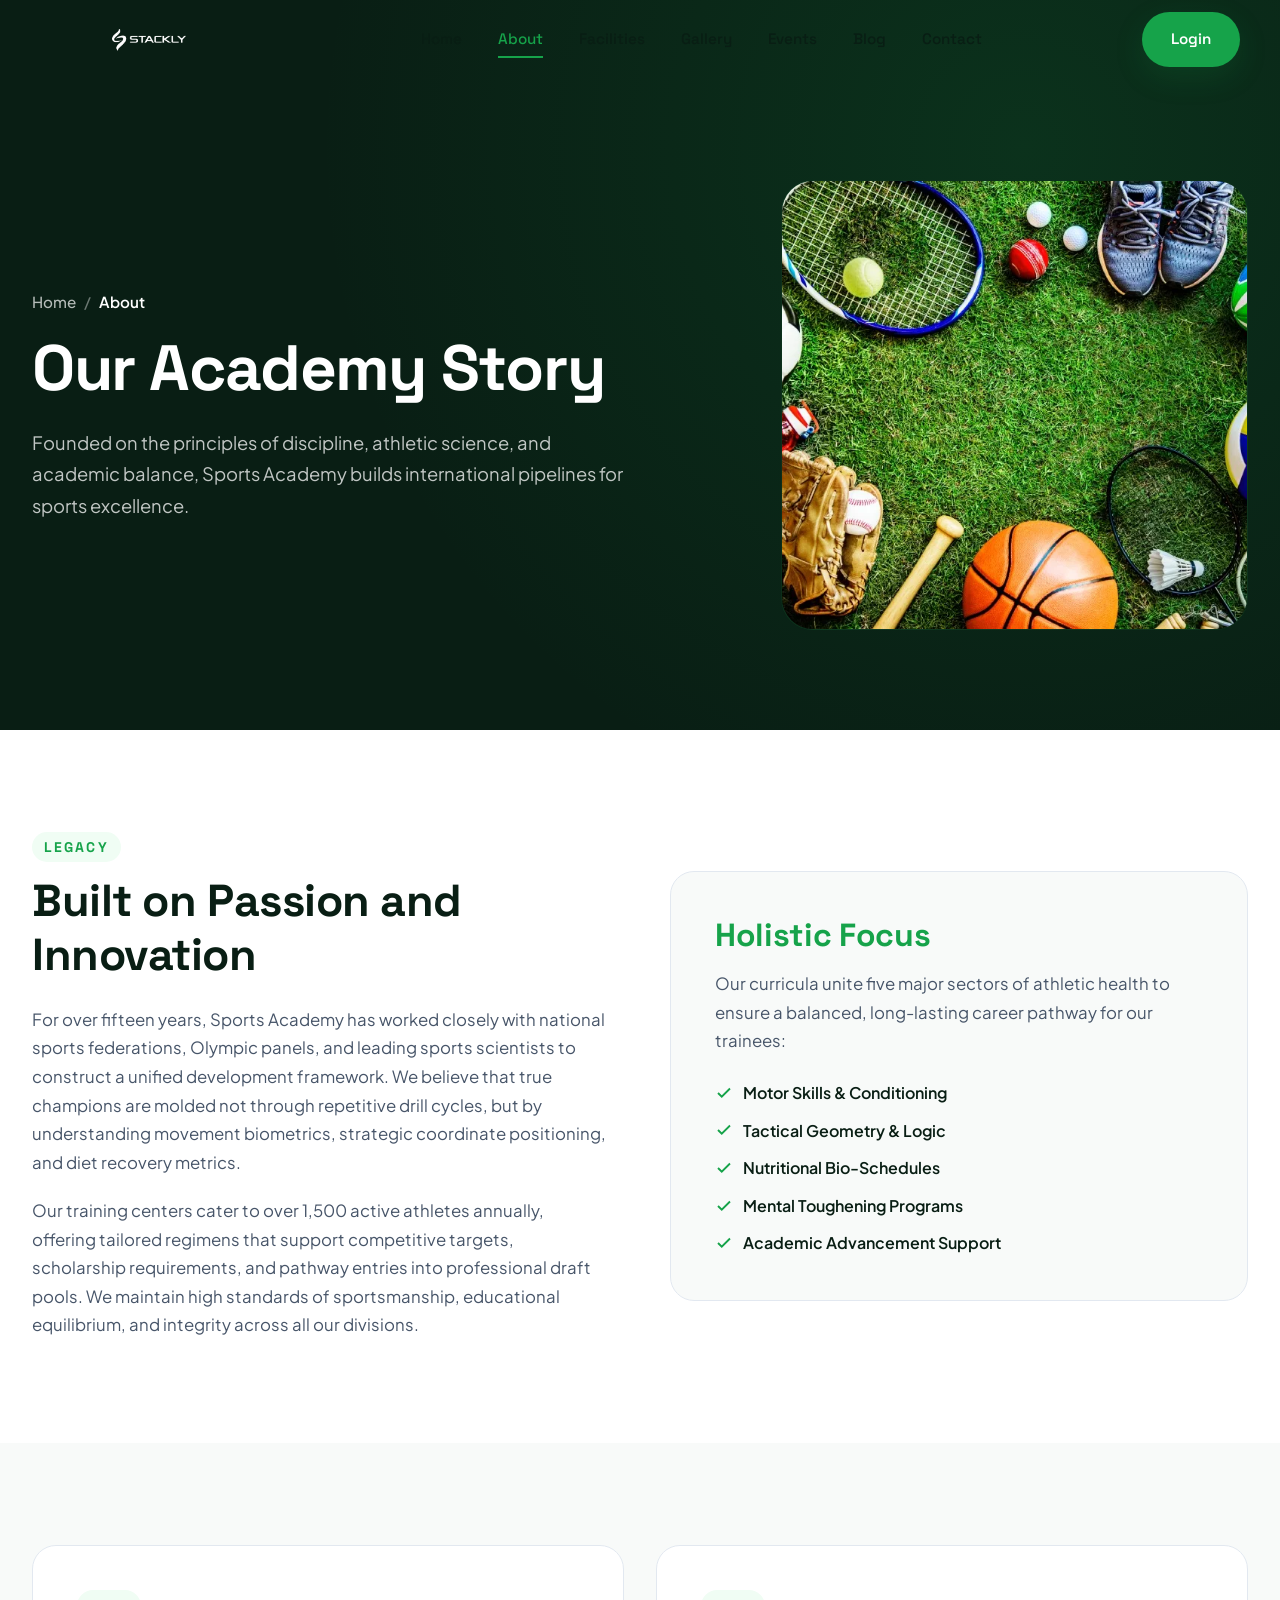
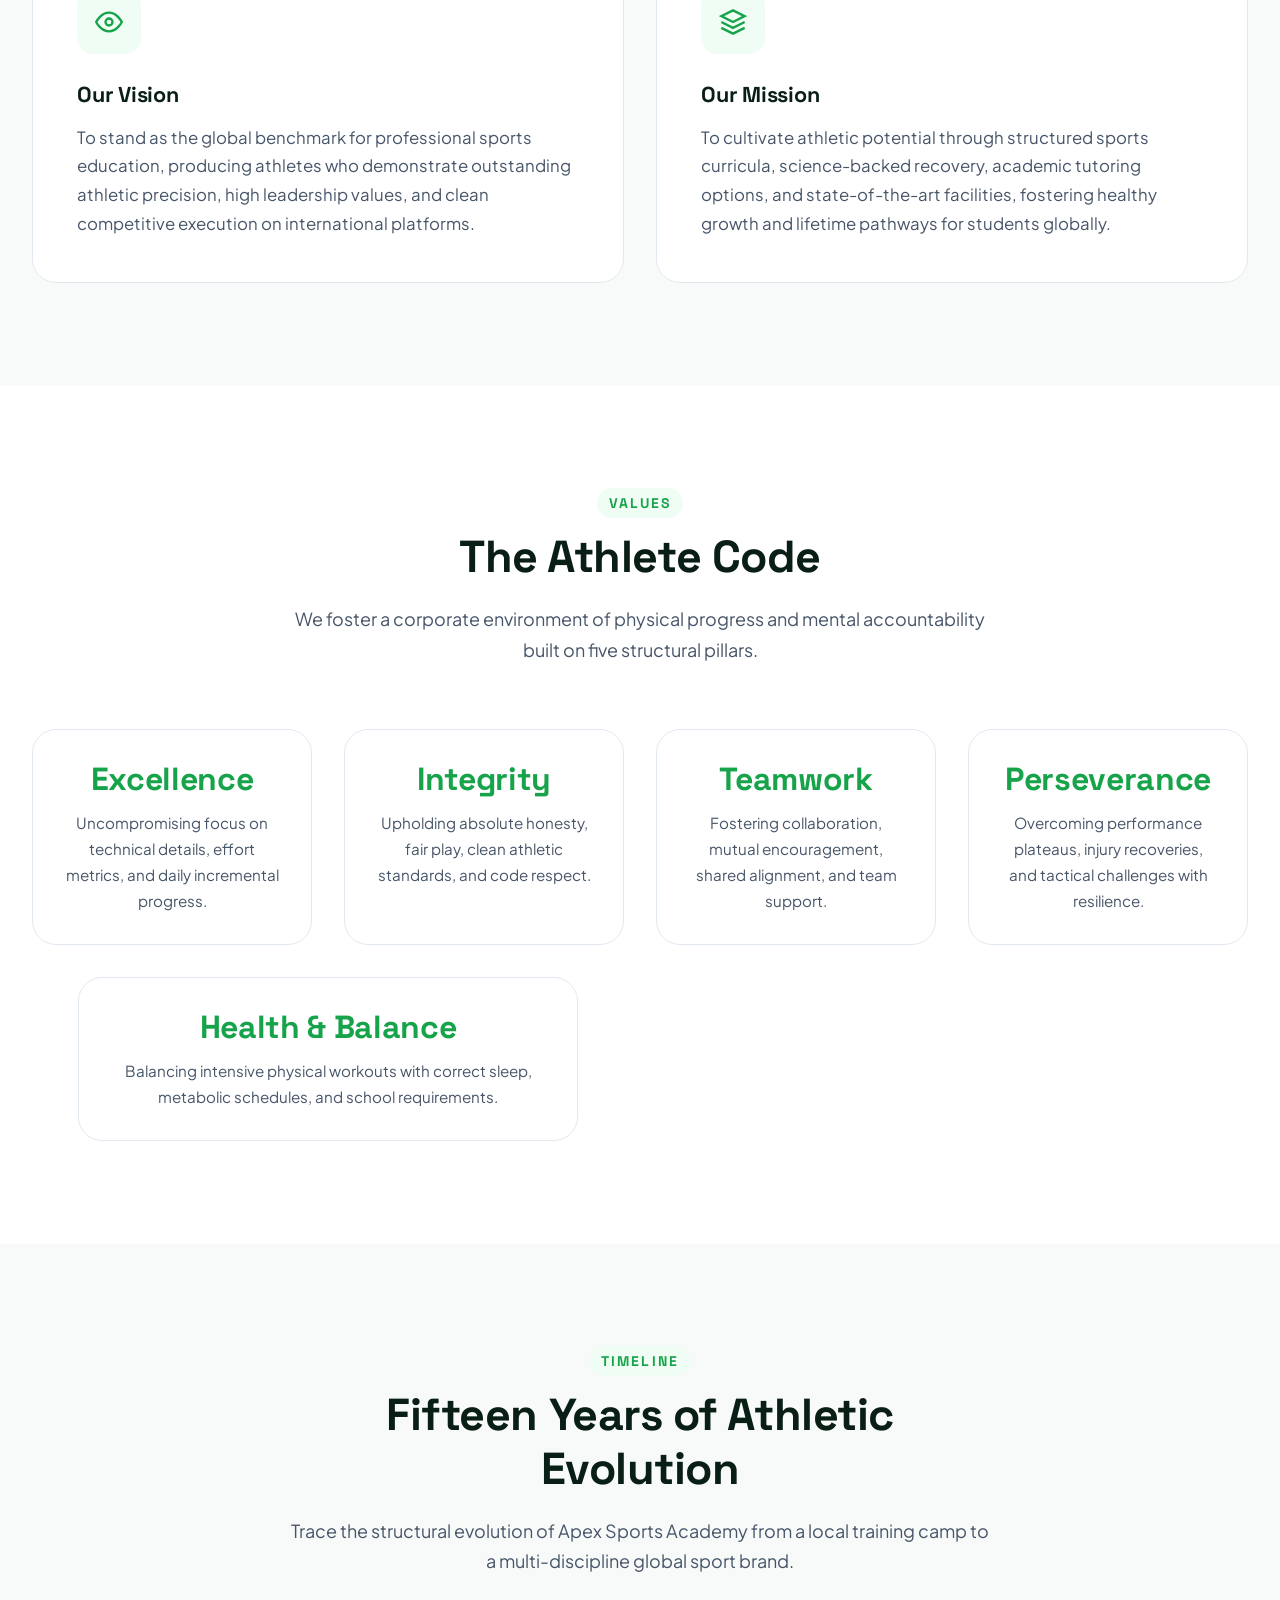
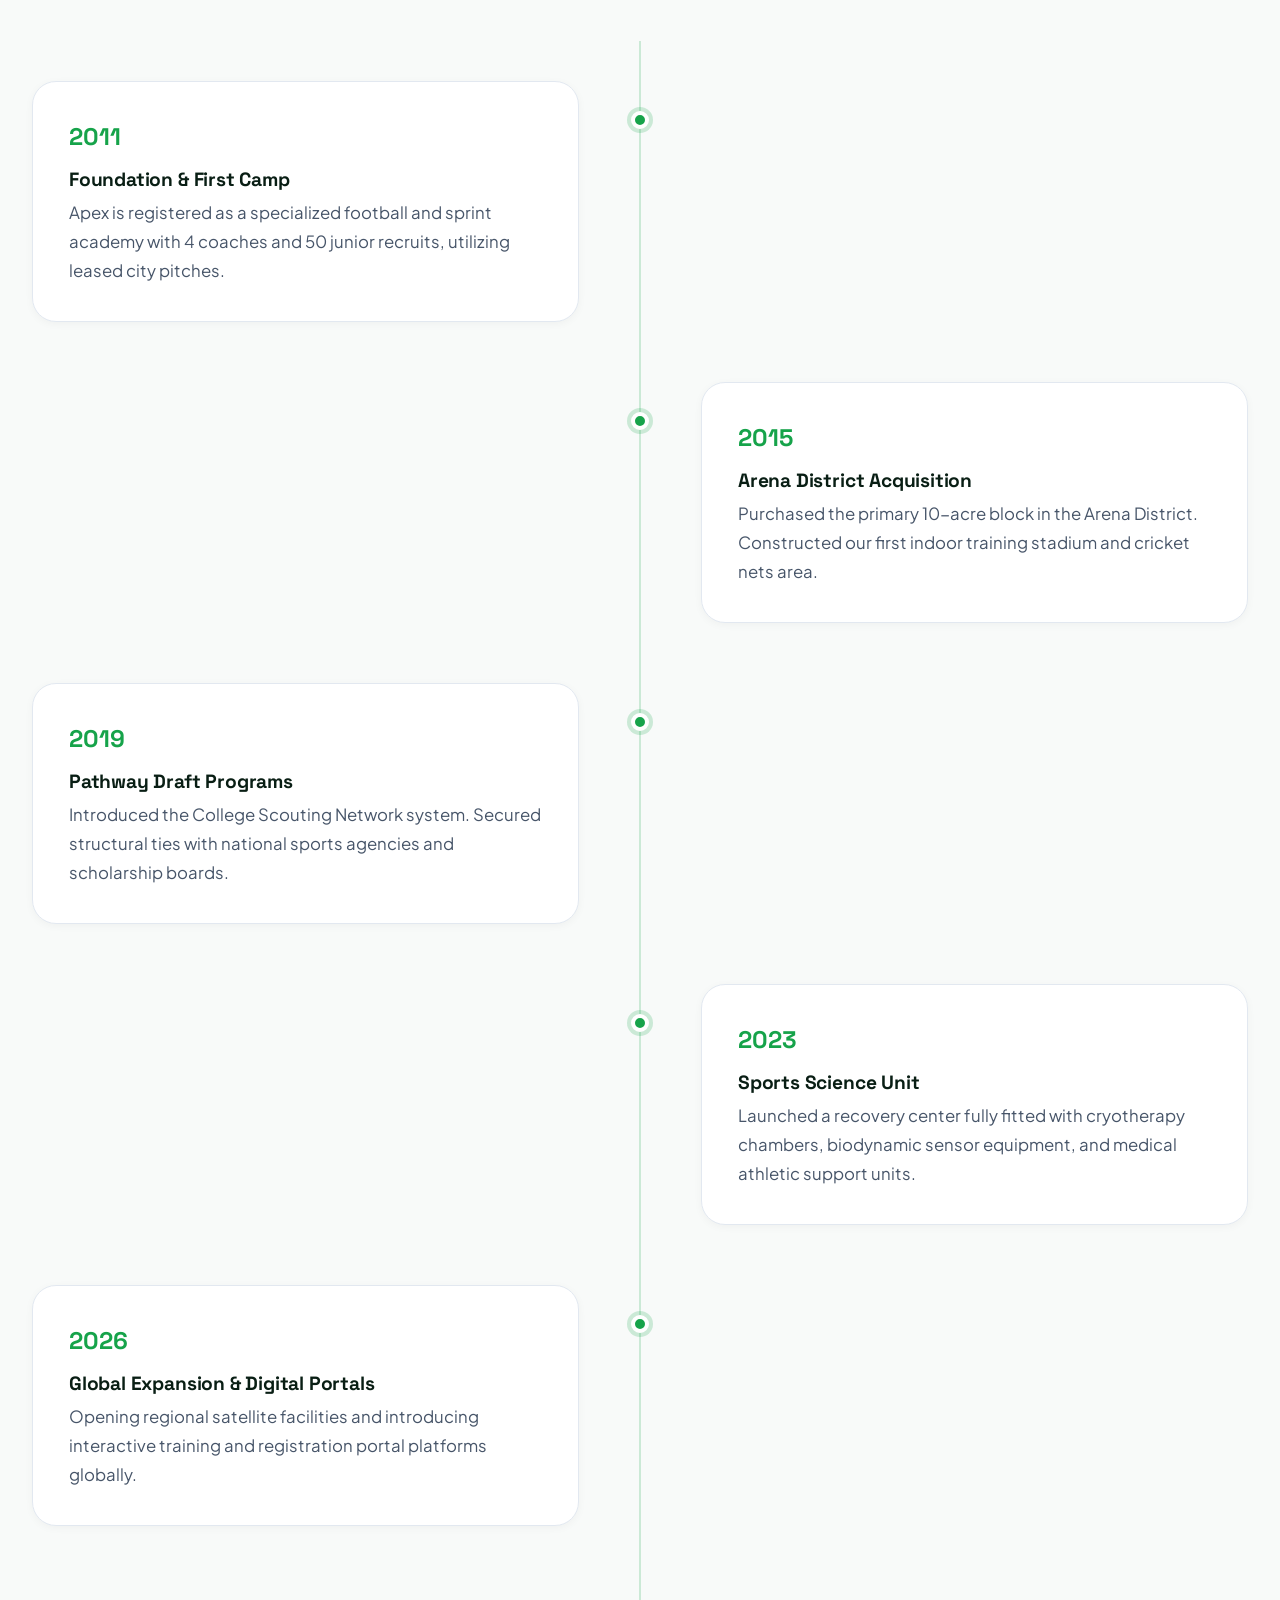
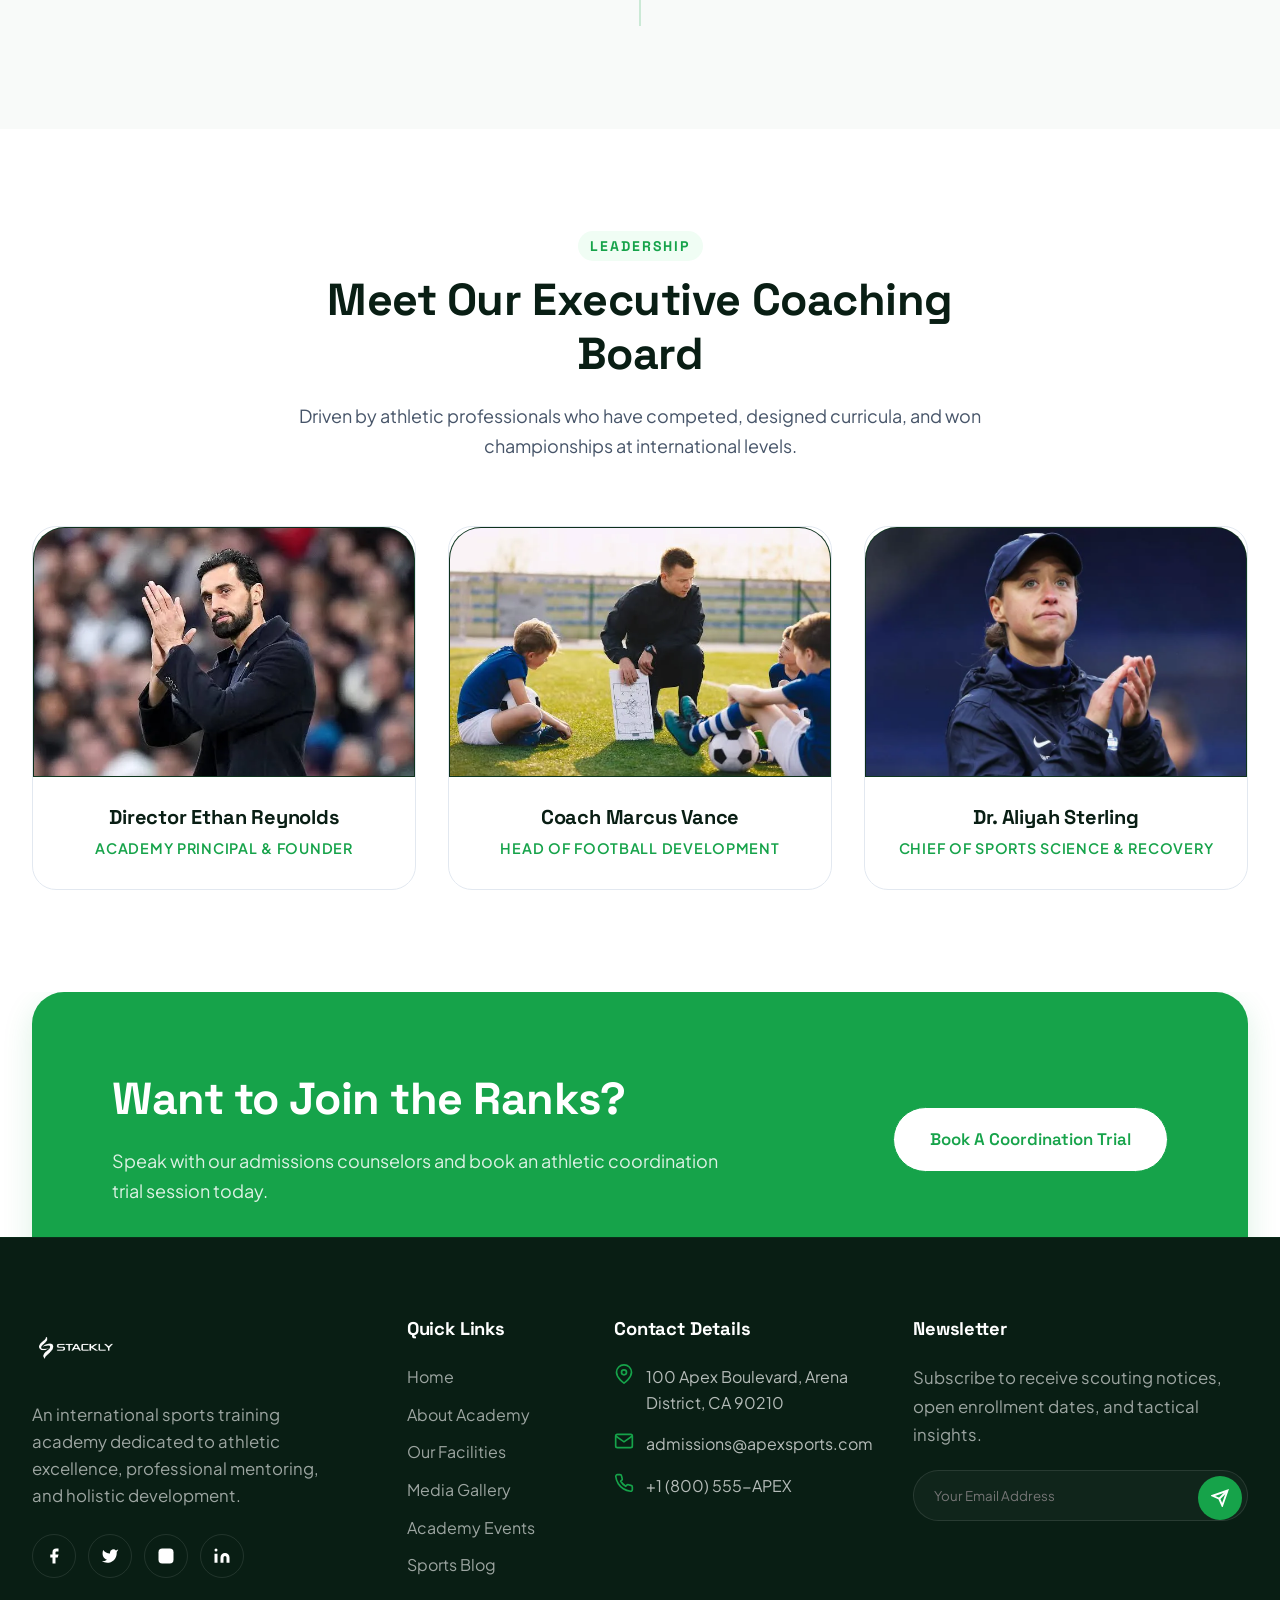
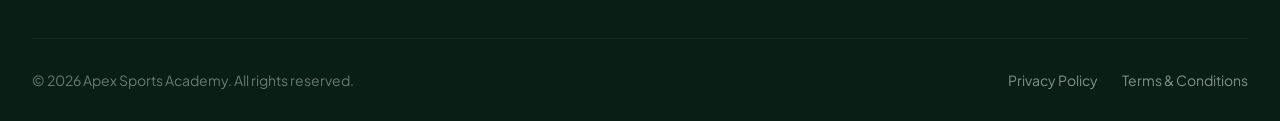
<file: about.html>
<!DOCTYPE html>
<html lang="en">

<head>
  <meta charset="UTF-8">
  <meta name="viewport" content="width=device-width, initial-scale=1.0">
  <title>About Us</title>
  <meta name="description"
    content="Read the story of Apex Sports Academy. Discover our mission, core values, annual historical milestone timeline, and meet our executive coaching leadership.">

  <!-- CSS Stylesheets -->
  <link rel="stylesheet" href="assets/css/variables.css">
  <link rel="stylesheet" href="assets/css/main.css">
  <link rel="stylesheet" href="assets/css/components.css">
  <link rel="stylesheet" href="assets/css/animations.css">
  <link rel="stylesheet" href="assets/css/pages.css">
</head>

<body>

  <!-- Scroll Progress Indicator -->
  <div class="scroll-progress-container">
    <div class="scroll-progress-bar"></div>
  </div>

  <!-- Custom Page Preloader -->
  <div id="loader-overlay">
    <div class="loader-card">
      <div class="loader-ring-wrapper">
        <div class="loader-glow"></div>
        <div class="loader-circle"></div>
        <img src="assets/logo.webp" alt="Apex Logo" class="loader-logo">
        <div class="particle p1"></div>
        <div class="particle p2"></div>
        <div class="particle p3"></div>
        <div class="particle p4"></div>
      </div>
      <h2 class="loader-title">Sports Academy</h2>
      <div class="loader-text-wrapper">
        <span class="loader-message">Preparing Your Experience</span>
        <span class="loader-dots"><span>.</span><span>.</span><span>.</span></span>
      </div>
    </div>
  </div>

  <!-- Sticky Navbar Header -->
  <header class="main-header">
    <div class="container nav-container">
      <a href="index.html" class="logo-link">
        <img src="assets/logo.webp" alt="IT Logo" class="site-logo">
      </a>
      <nav class="nav-menu">
        <a href="index.html" class="nav-link">Home</a>
        <a href="about.html" class="nav-link active">About</a>
        <a href="facilities.html" class="nav-link">Facilities</a>
        <a href="gallery.html" class="nav-link">Gallery</a>
        <a href="events.html" class="nav-link">Events</a>
        <a href="blog.html" class="nav-link">Blog</a>
        <a href="contact.html" class="nav-link">Contact</a>
      </nav>
      <div class="header-actions">
        <a href="#" class="btn btn-primary login-trigger">Login</a>
        <button class="mobile-nav-toggle" aria-label="Toggle Navigation">
          <span></span>
          <span></span>
          <span></span>
        </button>
      </div>
    </div>
  </header>

  <!-- Mobile Drawer Menu -->
  <div class="mobile-drawer-overlay"></div>
  <div class="mobile-drawer">
    <div class="mobile-drawer-logo-section">
      <a href="index.html" class="mobile-drawer-logo-link">
        <img src="assets/logo.webp" alt="Sports Academy Logo" class="mobile-drawer-logo">
      </a>
    </div>
    <nav class="mobile-nav-links">
      <a href="index.html" class="mobile-nav-link">
        <svg viewBox="0 0 24 24" width="18" height="18" fill="none" stroke="currentColor" stroke-width="2" stroke-linecap="round" stroke-linejoin="round"><path d="m3 9 9-7 9 7v11a2 2 0 0 1-2 2H5a2 2 0 0 1-2-2z"/><polyline points="9 22 9 12 15 12 15 22"/></svg>
        <span>Home</span>
      </a>
      <a href="about.html" class="mobile-nav-link active">
        <svg viewBox="0 0 24 24" width="18" height="18" fill="none" stroke="currentColor" stroke-width="2" stroke-linecap="round" stroke-linejoin="round"><circle cx="12" cy="12" r="10"/><path d="M12 16v-4"/><path d="M12 8h.01"/></svg>
        <span>About</span>
      </a>
      <a href="facilities.html" class="mobile-nav-link">
        <svg viewBox="0 0 24 24" width="18" height="18" fill="none" stroke="currentColor" stroke-width="2" stroke-linecap="round" stroke-linejoin="round"><rect x="3" y="3" width="18" height="18" rx="2"/><path d="M9 3v18"/><path d="M15 3v18"/><path d="M3 9h18"/><path d="M3 15h18"/></svg>
        <span>Facilities</span>
      </a>
      <a href="gallery.html" class="mobile-nav-link">
        <svg viewBox="0 0 24 24" width="18" height="18" fill="none" stroke="currentColor" stroke-width="2" stroke-linecap="round" stroke-linejoin="round"><rect x="3" y="3" width="18" height="18" rx="2" ry="2"/><circle cx="9" cy="9" r="2"/><path d="m21 15-3.086-3.086a2 2 0 0 0-2.828 0L6 21"/></svg>
        <span>Gallery</span>
      </a>
      <a href="events.html" class="mobile-nav-link">
        <svg viewBox="0 0 24 24" width="18" height="18" fill="none" stroke="currentColor" stroke-width="2" stroke-linecap="round" stroke-linejoin="round"><rect x="3" y="4" width="18" height="18" rx="2" ry="2"/><line x1="16" y1="2" x2="16" y2="6"/><line x1="8" y1="2" x2="8" y2="6"/><line x1="3" y1="10" x2="21" y2="10"/></svg>
        <span>Events</span>
      </a>
      <a href="blog.html" class="mobile-nav-link">
        <svg viewBox="0 0 24 24" width="18" height="18" fill="none" stroke="currentColor" stroke-width="2" stroke-linecap="round" stroke-linejoin="round"><path d="M4 19.5v-15A2.5 2.5 0 0 1 6.5 2H20v20H6.5a2.5 2.5 0 0 1-2.5-2.5Z"/><path d="M6 6h10"/><path d="M6 10h10"/></svg>
        <span>Blog</span>
      </a>
      <a href="contact.html" class="mobile-nav-link">
        <svg viewBox="0 0 24 24" width="18" height="18" fill="none" stroke="currentColor" stroke-width="2" stroke-linecap="round" stroke-linejoin="round"><path d="M22 16.92v3a2 2 0 0 1-2.18 2 19.79 19.79 0 0 1-8.63-3.07 19.5 19.5 0 0 1-6-6 19.79 19.79 0 0 1-3.07-8.67A2 2 0 0 1 4.11 2h3a2 2 0 0 1 2 1.72 12.84 12.84 0 0 0 .7 2.81 2 2 0 0 1-.45 2.11L8.09 9.91a16 16 0 0 0 6 6l1.27-1.27a2 2 0 0 1 2.11-.45 12.84 12.84 0 0 0 2.81.7A2 2 0 0 1 22 16.92z"/></svg>
        <span>Contact</span>
      </a>
    </nav>
    <div class="mobile-drawer-btn-wrapper">
      <a href="#" class="btn btn-primary login-trigger">Login Portal</a>
    </div>
    <div class="mobile-drawer-contact-info">
      <div class="mobile-drawer-contact-title">📞 Contact Us</div>
      <a href="tel:+919865755478" class="mobile-drawer-contact-link">
        <svg viewBox="0 0 24 24" width="14" height="14" fill="none" stroke="currentColor" stroke-width="2.5" stroke-linecap="round" stroke-linejoin="round">
          <path d="M22 16.92v3a2 2 0 0 1-2.18 2 19.79 19.79 0 0 1-8.63-3.07 19.5 19.5 0 0 1-6-6 19.79 19.79 0 0 1-3.07-8.67A2 2 0 0 1 4.11 2h3a2 2 0 0 1 2 1.72 12.84 12.84 0 0 0 .7 2.81 2 2 0 0 1-.45 2.11L8.09 9.91a16 16 0 0 0 6 6l1.27-1.27a2 2 0 0 1 2.11-.45 12.84 12.84 0 0 0 2.81.7A2 2 0 0 1 22 16.92z"/>
        </svg>
        <span>+91 98657-55478</span>
      </a>
    </div>
  </div>

  <main class="page-transitioning">
    <!-- Page Hero Section -->
    <section class="page-hero">
      <div class="container">
        <div class="page-hero-grid">
          <div class="page-hero-content reveal fade-right">
            <nav class="breadcrumb-nav">
              <a href="index.html">Home</a>
              <span class="separator">/</span>
              <span class="current">About</span>
            </nav>
            <h1 class="page-hero-title">Our Academy Story</h1>
            <p class="page-hero-desc">Founded on the principles of discipline, athletic science, and academic balance,
              Sports Academy builds international pipelines for sports excellence.</p>
          </div>
          <div class="page-hero-visual reveal fade-left delay-2">
            <!-- Image Placeholder 2: About Image -->
            <div class="img-placeholder about-placeholder">
              <img src="assets/a1 (1).webp" alt="Founding Members & Campus" loading="eager">
            </div>
          </div>
        </div>
      </div>
    </section>

    <!-- Academy Story & Content Section -->
    <section class="story-section">
      <div class="container">
        <div class="grid grid-2" style="align-items: center; gap: 60px;">
          <div class="story-content reveal fade-right">
            <span class="section-tag">Legacy</span>
            <h2 style="margin-bottom: 24px;">Built on Passion and Innovation</h2>
            <p style="margin-bottom: 20px;">For over fifteen years, Sports Academy has worked closely with national
              sports federations, Olympic panels, and leading sports scientists to construct a unified development
              framework. We believe that true champions are molded not through repetitive drill cycles, but by
              understanding movement biometrics, strategic coordinate positioning, and diet recovery metrics.</p>
            <p>Our training centers cater to over 1,500 active athletes annually, offering tailored regimens that
              support competitive targets, scholarship requirements, and pathway entries into professional draft pools.
              We maintain high standards of sportsmanship, educational equilibrium, and integrity across all our
              divisions.</p>
          </div>
          <div class="story-highlight-box reveal fade-left delay-2">
            <div class="wcu-card"
              style="border: 1px solid var(--color-gray-border); background-color: var(--color-gray-light);">
              <h3 style="margin-bottom: 16px; color: var(--color-sports-green);">Holistic Focus</h3>
              <p style="margin-bottom: 24px;">Our curricula unite five major sectors of athletic health to ensure a
                balanced, long-lasting career pathway for our trainees:</p>
              <ul style="display: flex; flex-direction: column; gap: 12px; font-weight: 600;">
                <li style="display: flex; gap: 10px; align-items: center;">
                  <svg width="18" height="18" viewBox="0 0 24 24" fill="none" stroke="var(--color-sports-green)"
                    stroke-width="2.5">
                    <polyline points="20 6 9 17 4 12" />
                  </svg>
                  Motor Skills &amp; Conditioning
                </li>
                <li style="display: flex; gap: 10px; align-items: center;">
                  <svg width="18" height="18" viewBox="0 0 24 24" fill="none" stroke="var(--color-sports-green)"
                    stroke-width="2.5">
                    <polyline points="20 6 9 17 4 12" />
                  </svg>
                  Tactical Geometry &amp; Logic
                </li>
                <li style="display: flex; gap: 10px; align-items: center;">
                  <svg width="18" height="18" viewBox="0 0 24 24" fill="none" stroke="var(--color-sports-green)"
                    stroke-width="2.5">
                    <polyline points="20 6 9 17 4 12" />
                  </svg>
                  Nutritional Bio-Schedules
                </li>
                <li style="display: flex; gap: 10px; align-items: center;">
                  <svg width="18" height="18" viewBox="0 0 24 24" fill="none" stroke="var(--color-sports-green)"
                    stroke-width="2.5">
                    <polyline points="20 6 9 17 4 12" />
                  </svg>
                  Mental Toughening Programs
                </li>
                <li style="display: flex; gap: 10px; align-items: center;">
                  <svg width="18" height="18" viewBox="0 0 24 24" fill="none" stroke="var(--color-sports-green)"
                    stroke-width="2.5">
                    <polyline points="20 6 9 17 4 12" />
                  </svg>
                  Academic Advancement Support
                </li>
              </ul>
            </div>
          </div>
        </div>
      </div>
    </section>

    <!-- Vision & Mission Section -->
    <section class="vision-mission-section" style="background-color: var(--color-gray-light);">
      <div class="container">
        <div class="grid grid-2">
          <div class="wcu-card card-lift reveal fade-up">
            <div class="wcu-icon-box"
              style="background-color: var(--color-sports-green-tint); color: var(--color-sports-green);">
              <svg viewBox="0 0 24 24">
                <path d="M1 12s4-8 11-8 11 8 11 8-4 8-11 8-11-8-11-8z" />
                <circle cx="12" cy="12" r="3" />
              </svg>
            </div>
            <h3 class="wcu-title">Our Vision</h3>
            <p>To stand as the global benchmark for professional sports education, producing athletes who demonstrate
              outstanding athletic precision, high leadership values, and clean competitive execution on international
              platforms.</p>
          </div>
          <div class="wcu-card card-lift reveal fade-up delay-2">
            <div class="wcu-icon-box"
              style="background-color: var(--color-sports-green-tint); color: var(--color-sports-green);">
              <svg viewBox="0 0 24 24">
                <polygon points="12 2 2 7 12 12 22 7 12 2" />
                <polyline points="2 17 12 22 22 17" />
                <polyline points="2 12 12 17 22 12" />
              </svg>
            </div>
            <h3 class="wcu-title">Our Mission</h3>
            <p>To cultivate athletic potential through structured sports curricula, science-backed recovery, academic
              tutoring options, and state-of-the-art facilities, fostering healthy growth and lifetime pathways for
              students globally.</p>
          </div>
        </div>
      </div>
    </section>

    <!-- Core Values Section -->
    <section class="values-section">
      <div class="container">
        <div class="section-header center reveal fade-up">
          <span class="section-tag">Values</span>
          <h2 class="section-title">The Athlete Code</h2>
          <p class="section-desc">We foster a corporate environment of physical progress and mental accountability built
            on five structural pillars.</p>
        </div>
        <div class="grid grid-3" style="grid-template-columns: repeat(auto-fit, minmax(220px, 1fr));">
          <div class="wcu-card card-lift reveal fade-up delay-1" style="padding: 30px; text-align: center;">
            <h3 style="color: var(--color-sports-green); margin-bottom: 12px;">Excellence</h3>
            <p style="font-size: 0.95rem;">Uncompromising focus on technical details, effort metrics, and daily
              incremental progress.</p>
          </div>
          <div class="wcu-card card-lift reveal fade-up delay-2" style="padding: 30px; text-align: center;">
            <h3 style="color: var(--color-sports-green); margin-bottom: 12px;">Integrity</h3>
            <p style="font-size: 0.95rem;">Upholding absolute honesty, fair play, clean athletic standards, and code
              respect.</p>
          </div>
          <div class="wcu-card card-lift reveal fade-up delay-3" style="padding: 30px; text-align: center;">
            <h3 style="color: var(--color-sports-green); margin-bottom: 12px;">Teamwork</h3>
            <p style="font-size: 0.95rem;">Fostering collaboration, mutual encouragement, shared alignment, and team
              support.</p>
          </div>
          <div class="wcu-card card-lift reveal fade-up delay-4" style="padding: 30px; text-align: center;">
            <h3 style="color: var(--color-sports-green); margin-bottom: 12px;">Perseverance</h3>
            <p style="font-size: 0.95rem;">Overcoming performance plateaus, injury recoveries, and tactical challenges
              with resilience.</p>
          </div>
          <div class="wcu-card card-lift reveal fade-up delay-5"
            style="padding: 30px; text-align: center; grid-column: span 2; max-width: 500px; margin: 0 auto;">
            <h3 style="color: var(--color-sports-green); margin-bottom: 12px;">Health &amp; Balance</h3>
            <p style="font-size: 0.95rem;">Balancing intensive physical workouts with correct sleep, metabolic
              schedules, and school requirements.</p>
          </div>
        </div>
      </div>
    </section>

    <!-- Our Journey Timeline Section -->
    <section class="timeline-section" style="background-color: var(--color-gray-light);">
      <div class="container">
        <div class="section-header center reveal fade-up">
          <span class="section-tag">Timeline</span>
          <h2 class="section-title">Fifteen Years of Athletic Evolution</h2>
          <p class="section-desc">Trace the structural evolution of Apex Sports Academy from a local training camp to a
            multi-discipline global sport brand.</p>
        </div>

        <div class="timeline-container">
          <!-- Row 1 -->
          <div class="timeline-row">
            <div class="timeline-col">
              <div class="timeline-card reveal fade-right">
                <div class="timeline-year">2011</div>
                <h3 class="timeline-title">Foundation &amp; First Camp</h3>
                <p>Apex is registered as a specialized football and sprint academy with 4 coaches and 50 junior
                  recruits, utilizing leased city pitches.</p>
              </div>
            </div>
            <div class="timeline-col"></div>
          </div>

          <!-- Row 2 -->
          <div class="timeline-row">
            <div class="timeline-col">
              <div class="timeline-card reveal fade-left">
                <div class="timeline-year">2015</div>
                <h3 class="timeline-title">Arena District Acquisition</h3>
                <p>Purchased the primary 10-acre block in the Arena District. Constructed our first indoor training
                  stadium and cricket nets area.</p>
              </div>
            </div>
            <div class="timeline-col"></div>
          </div>

          <!-- Row 3 -->
          <div class="timeline-row">
            <div class="timeline-col">
              <div class="timeline-card reveal fade-right">
                <div class="timeline-year">2019</div>
                <h3 class="timeline-title">Pathway Draft Programs</h3>
                <p>Introduced the College Scouting Network system. Secured structural ties with national sports agencies
                  and scholarship boards.</p>
              </div>
            </div>
            <div class="timeline-col"></div>
          </div>

          <!-- Row 4 -->
          <div class="timeline-row">
            <div class="timeline-col">
              <div class="timeline-card reveal fade-left">
                <div class="timeline-year">2023</div>
                <h3 class="timeline-title">Sports Science Unit</h3>
                <p>Launched a recovery center fully fitted with cryotherapy chambers, biodynamic sensor equipment, and
                  medical athletic support units.</p>
              </div>
            </div>
            <div class="timeline-col"></div>
          </div>

          <!-- Row 5 -->
          <div class="timeline-row">
            <div class="timeline-col">
              <div class="timeline-card reveal fade-right">
                <div class="timeline-year">2026</div>
                <h3 class="timeline-title">Global Expansion &amp; Digital Portals</h3>
                <p>Opening regional satellite facilities and introducing interactive training and registration portal
                  platforms globally.</p>
              </div>
            </div>
            <div class="timeline-col"></div>
          </div>
        </div>
      </div>
    </section>

    <!-- Leadership Section -->
    <section class="leadership-section">
      <div class="container">
        <div class="section-header center reveal fade-up">
          <span class="section-tag">Leadership</span>
          <h2 class="section-title">Meet Our Executive Coaching Board</h2>
          <p class="section-desc">Driven by athletic professionals who have competed, designed curricula, and won
            championships at international levels.</p>
        </div>
        <div class="grid grid-3">
          <div class="team-card card-lift reveal fade-up delay-1">
            <!-- Image Placeholder 2: About Image (reused for team profile) -->
            <div class="img-placeholder about-placeholder"
              style="min-height: 250px; border-bottom-left-radius: 0; border-bottom-right-radius: 0;">
              <img src="assets/a2.webp" alt="Director Ethan Reynolds" loading="lazy">
            </div>
            <div class="team-content">
              <h3 class="team-name">Director Ethan Reynolds</h3>
              <span class="team-role">Academy Principal &amp; Founder</span>
            </div>
          </div>
          <div class="team-card card-lift reveal fade-up delay-2">
            <!-- Image Placeholder 2: About Image (reused for team profile) -->
            <div class="img-placeholder about-placeholder"
              style="min-height: 250px; border-bottom-left-radius: 0; border-bottom-right-radius: 0;">
              <img src="assets/a3.webp" alt="Coach Marcus Vance" loading="lazy">
            </div>
            <div class="team-content">
              <h3 class="team-name">Coach Marcus Vance</h3>
              <span class="team-role">Head of Football Development</span>
            </div>
          </div>
          <div class="team-card card-lift reveal fade-up delay-3">
            <!-- Image Placeholder 2: About Image (reused for team profile) -->
            <div class="img-placeholder about-placeholder"
              style="min-height: 250px; border-bottom-left-radius: 0; border-bottom-right-radius: 0;">
              <img src="assets/a4.webp" alt="Dr. Aliyah Sterling" loading="lazy">
            </div>
            <div class="team-content">
              <h3 class="team-name">Dr. Aliyah Sterling</h3>
              <span class="team-role">Chief of Sports Science &amp; Recovery</span>
            </div>
          </div>
        </div>
      </div>
    </section>

    <!-- Page Footer CTA Banner -->
    <section class="cta-section-wrapper">
      <div class="container">
        <div class="final-cta-banner reveal zoom-reveal">
          <div class="final-cta-grid">
            <div>
              <h2 class="final-cta-title">Want to Join the Ranks?</h2>
              <p class="final-cta-desc">Speak with our admissions counselors and book an athletic coordination trial
                session today.</p>
            </div>
            <div class="final-cta-actions">
              <!-- Image Placeholder 5: CTA Image (used inside final CTA card visually) -->
              <div class="img-placeholder cta-placeholder" style="display: none;"></div>
              <a href="contact.html" class="btn btn-secondary"
                style="font-size: 1.05rem; padding: 18px 36px; background-color: var(--color-white); color: var(--color-sports-green);">Book
                A Coordination Trial</a>
            </div>
          </div>
        </div>
      </div>
    </section>
  </main>

  <!-- Global Footer -->
  <footer class="main-footer">
    <div class="container">
      <div class="footer-top">
        <div class="footer-brand">
          <a href="index.html" class="brand-logo">
            <img src="assets/logo.webp" alt="IT Logo" class="site-logo">
          </a>
          <p>An international sports training academy dedicated to athletic excellence, professional mentoring, and
            holistic development.</p>
          <div class="social-links">
            <a href="#" class="social-icon" aria-label="Facebook">
              <svg viewBox="0 0 24 24">
                <path d="M18 2h-3a5 5 0 0 0-5 5v3H7v4h3v8h4v-8h3l1-4h-4V7a1 1 0 0 1 1-1h3z" />
              </svg>
            </a>
            <a href="#" class="social-icon" aria-label="Twitter">
              <svg viewBox="0 0 24 24">
                <path
                  d="M23 3a10.9 10.9 0 0 1-3.14 1.53 4.48 4.48 0 0 0-7.86 3v1A10.66 10.66 0 0 1 3 4s-4 9 5 13a11.64 11.64 0 0 1-7 2c9 5 20 0 20-11.5a4.5 4.5 0 0 0-.08-.83A7.72 7.72 0 0 0 23 3z" />
              </svg>
            </a>
            <a href="#" class="social-icon" aria-label="Instagram">
              <svg viewBox="0 0 24 24">
                <rect x="2" y="2" width="20" height="20" rx="5" ry="5" />
                <path d="M16 11.37A4 4 0 1 1 12.63 8 4 4 0 0 1 16 11.37z" />
                <line x1="17.5" y1="6.5" x2="17.51" y2="6.5" />
              </svg>
            </a>
            <a href="#" class="social-icon" aria-label="LinkedIn">
              <svg viewBox="0 0 24 24">
                <path d="M16 8a6 6 0 0 1 6 6v7h-4v-7a2 2 0 0 0-2-2 2 2 0 0 0-2 2v7h-4v-7a6 6 0 0 1 6-6z" />
                <rect x="2" y="9" width="4" height="12" />
                <circle cx="4" cy="4" r="2" />
              </svg>
            </a>
          </div>
        </div>
        <div>
          <h3 class="footer-title">Quick Links</h3>
          <ul class="footer-links">
            <li><a href="index.html" class="footer-link">Home</a></li>
            <li><a href="about.html" class="footer-link">About Academy</a></li>
            <li><a href="facilities.html" class="footer-link">Our Facilities</a></li>
            <li><a href="gallery.html" class="footer-link">Media Gallery</a></li>
            <li><a href="events.html" class="footer-link">Academy Events</a></li>
            <li><a href="blog.html" class="footer-link">Sports Blog</a></li>
          </ul>
        </div>
        <div>
          <h3 class="footer-title">Contact Details</h3>
          <ul class="footer-contact-list">
            <li class="footer-contact-item">
              <svg viewBox="0 0 24 24">
                <path d="M21 10c0 7-9 13-9 13s-9-6-9-13a9 9 0 0 1 18 0z" />
                <circle cx="12" cy="10" r="3" />
              </svg>
              <span>100 Apex Boulevard, Arena District, CA 90210</span>
            </li>
            <li class="footer-contact-item">
              <svg viewBox="0 0 24 24">
                <path d="M4 4h16c1.1 0 2 .9 2 2v12c0 1.1-.9 2-2 2H4c-1.1 0-2-.9-2-2V6c0-1.1.9-2 2-2z" />
                <polyline points="22,6 12,13 2,6" />
              </svg>
              <span>admissions@apexsports.com</span>
            </li>
            <li class="footer-contact-item">
              <svg viewBox="0 0 24 24">
                <path
                  d="M22 16.92v3a2 2 0 0 1-2.18 2 19.79 19.79 0 0 1-8.63-3.07 19.5 19.5 0 0 1-6-6 19.79 19.79 0 0 1-3.07-8.67A2 2 0 0 1 4.11 2h3a2 2 0 0 1 2 1.72 12.84 12.84 0 0 0 .7 2.81 2 2 0 0 1-.45 2.11L8.09 9.91a16 16 0 0 0 6 6l1.27-1.27a2 2 0 0 1 2.11-.45 12.84 12.84 0 0 0 2.81.7A2 2 0 0 1 22 16.92z" />
              </svg>
              <span>+1 (800) 555-APEX</span>
            </li>
          </ul>
        </div>
        <div class="footer-newsletter">
          <h3 class="footer-title">Newsletter</h3>
          <p>Subscribe to receive scouting notices, open enrollment dates, and tactical insights.</p>
          <form class="newsletter-form"
            onsubmit="event.preventDefault(); alert('Subscribed successfully!'); this.reset();">
            <input type="email" placeholder="Your Email Address" class="newsletter-input" required
              aria-label="Email Address">
            <button type="submit" class="newsletter-btn" aria-label="Subscribe">
              <svg viewBox="0 0 24 24">
                <line x1="22" y1="2" x2="11" y2="13" />
                <polygon points="22 2 15 22 11 13 2 9 22 2" />
              </svg>
            </button>
          </form>
        </div>
      </div>
      <div class="footer-bottom">
        <span class="copyright">&copy; <span id="copyright-year">2026</span> Apex Sports Academy. All rights
          reserved.</span>
        <div class="footer-bottom-links">
          <a href="#" class="footer-bottom-link">Privacy Policy</a>
          <a href="#" class="footer-bottom-link">Terms &amp; Conditions</a>
        </div>
      </div>
    </div>
  </footer>

  <!-- Login Modal Dialog Overlay -->
  <div class="modal-overlay">
    <div class="modal-wrapper">
      <button class="modal-close-btn" aria-label="Close Portal Modal">
        <svg viewBox="0 0 24 24">
          <line x1="18" y1="6" x2="6" y2="18" />
          <line x1="6" y1="6" x2="18" y2="18" />
        </svg>
      </button>
      <div class="modal-form-content">
        <div class="modal-header">
          <h3 class="modal-title">Apex Sports Portal</h3>
          <p class="modal-subtitle">Select your account profile and enter your credentials</p>
        </div>
        <form id="login-form" novalidate>
          <div class="select-wrapper">
            <label class="select-label" for="login-role">Login As</label>
            <select class="custom-select" id="login-role">
              <option value="Player">Player Login</option>
              <option value="Admin">Admin Login</option>
            </select>
          </div>
          <div class="input-group">
            <input type="email" id="modal-email" class="floating-input" placeholder=" " required autocomplete="email">
            <label for="modal-email" class="floating-label">Email Address</label>
          </div>
          <div class="input-group">
            <input type="password" id="modal-password" class="floating-input" placeholder=" " required
              autocomplete="current-password">
            <label for="modal-password" class="floating-label">Password</label>
          </div>
          <div class="input-group">
            <input type="password" id="modal-confirm-password" class="floating-input" placeholder=" " required
              autocomplete="new-password">
            <label for="modal-confirm-password" class="floating-label">Confirm Password</label>
          </div>
          <div class="form-options">
            <label class="checkbox-label">
              <input type="checkbox" id="modal-remember">
              <span>Remember Me</span>
            </label>
            <a href="#" class="forgot-link">Forgot Password?</a>
          </div>
          <button type="submit" class="btn btn-primary modal-submit-btn">Login</button>
          <div class="modal-divider">OR</div>
          <p class="modal-footer-text">Don't have an account? <a href="#">Create Account</a></p>
        </form>
      </div>
    </div>
  </div>

  <!-- Back to Top Button -->
  <button class="back-to-top" aria-label="Scroll Back To Top">
    <svg viewBox="0 0 24 24">
      <polyline points="18 15 12 9 6 15" />
    </svg>
  </button>

  <!-- JavaScript Modules -->
  <script src="assets/js/main.js"></script>
  <script src="assets/js/modal.js"></script>
  <script src="assets/js/animations.js"></script>
  <script src="assets/js/carousel.js"></script>
</body>

</html>
</file>
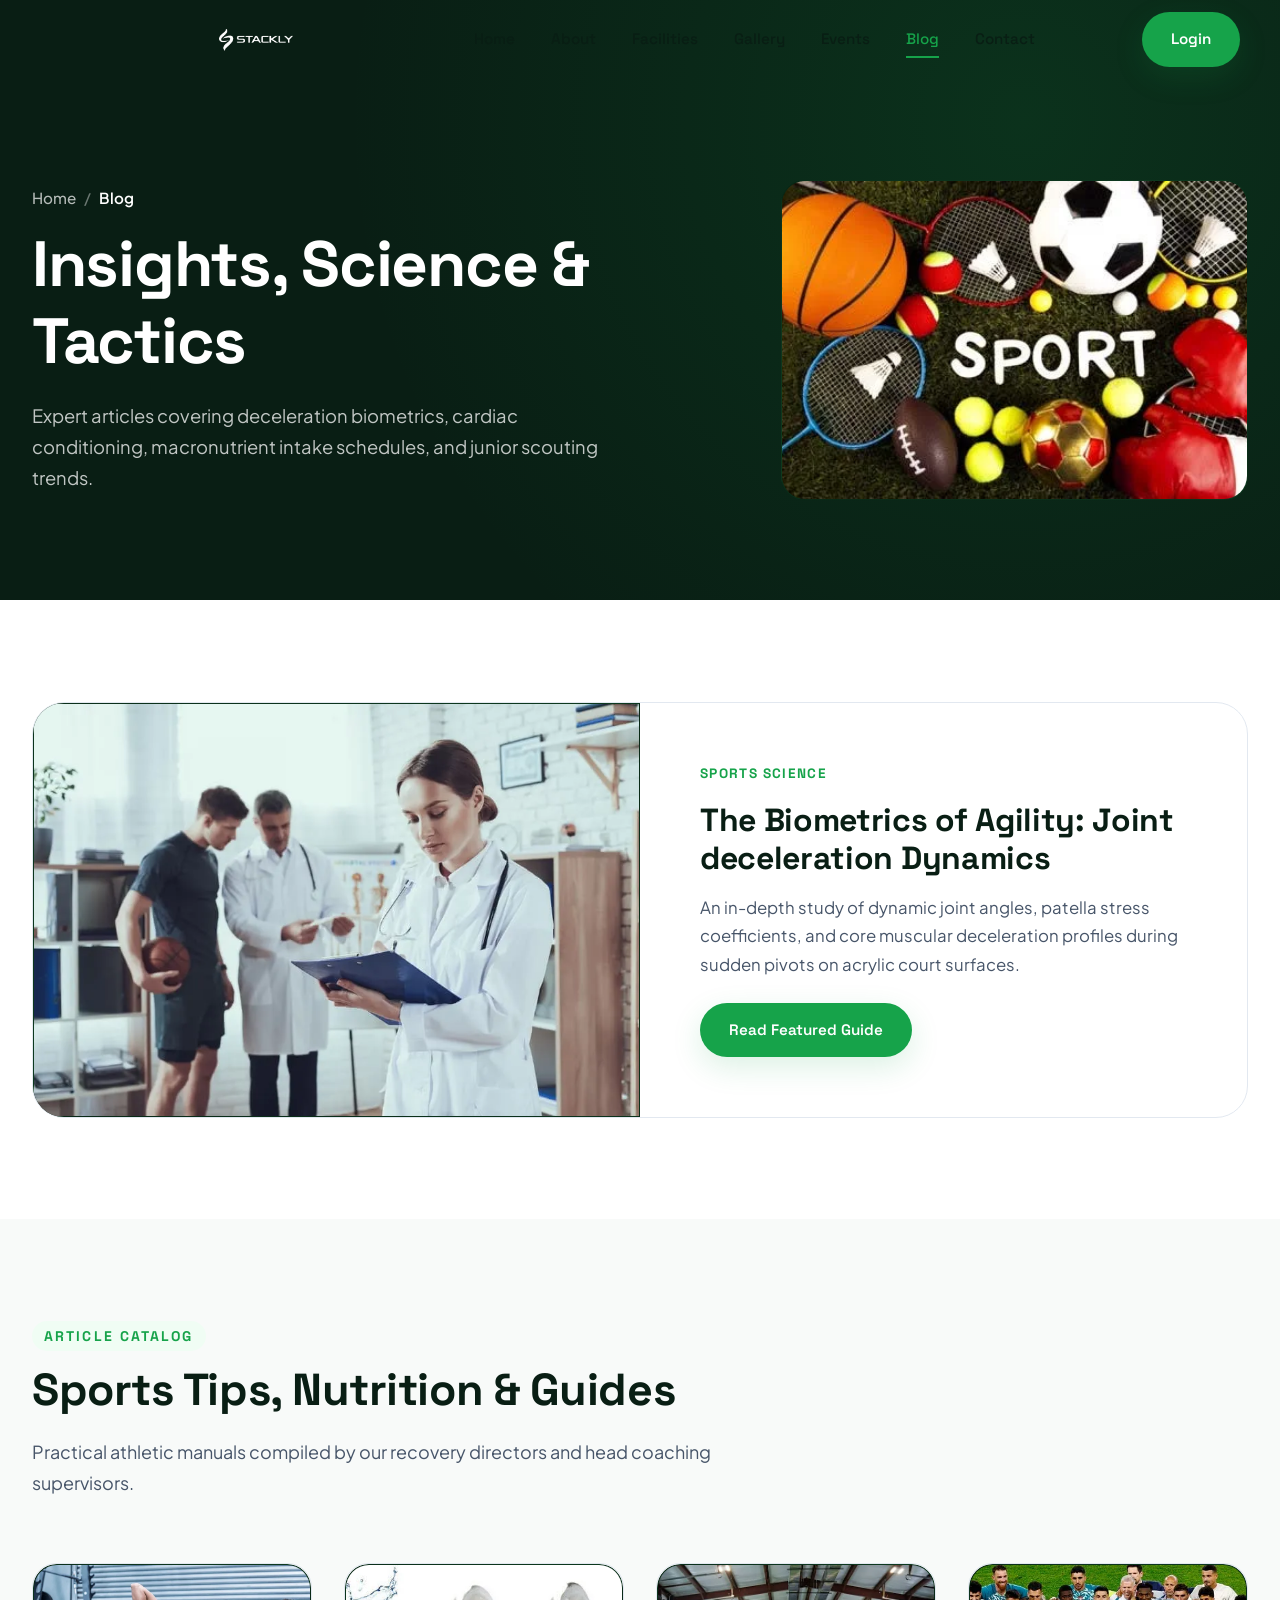
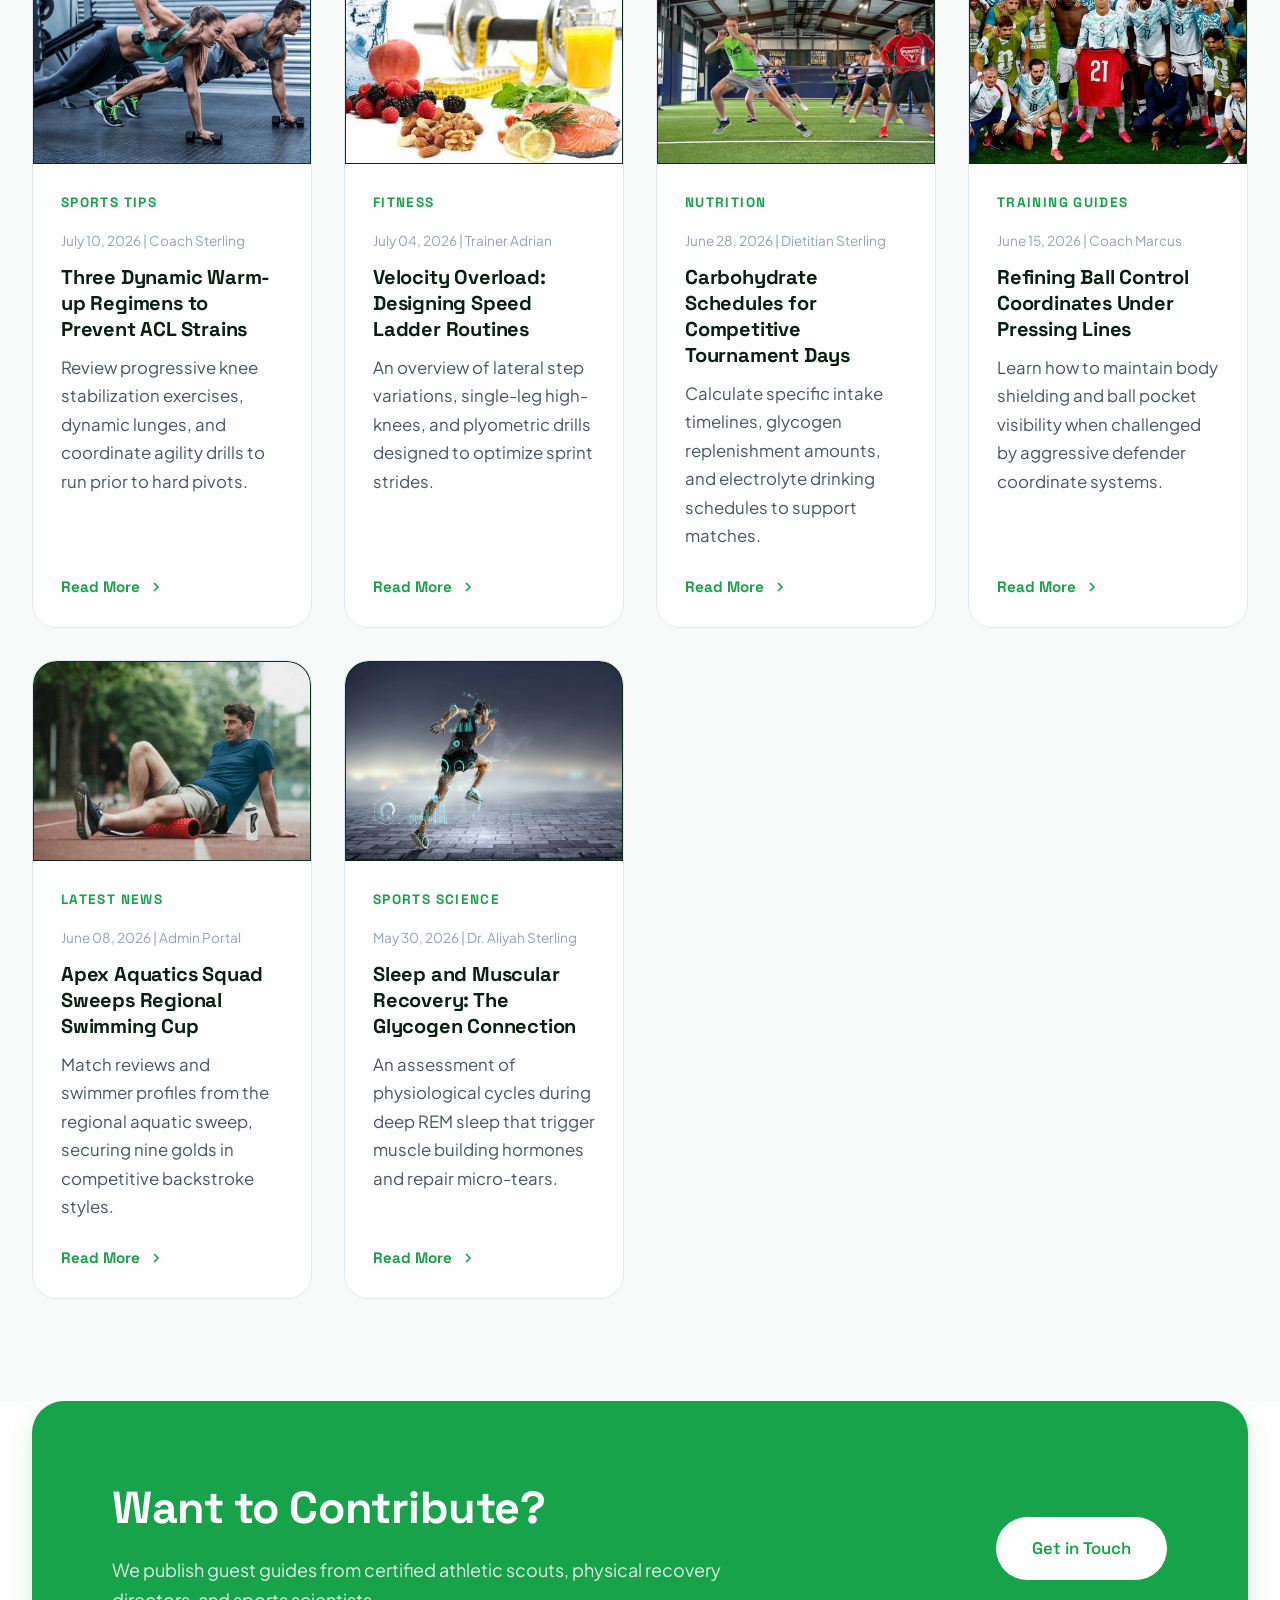
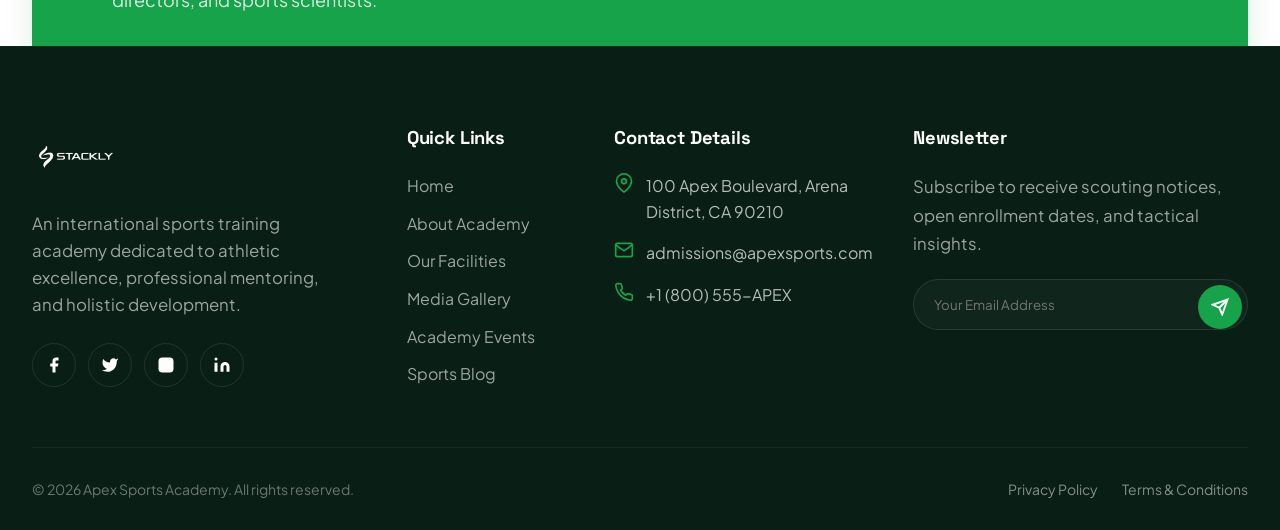
<file: blog.html>
<!DOCTYPE html>
<html lang="en">

<head>
  <meta charset="UTF-8">
  <meta name="viewport" content="width=device-width, initial-scale=1.0">
  <title>Blog</title>
  <meta name="description"
    content="Read expert athletic guides, muscle fitness programs, nutritional diets, and coaching methodologies compiled by the sports science team at Apex Sports Academy.">

  <!-- CSS Stylesheets -->
  <link rel="stylesheet" href="assets/css/variables.css">
  <link rel="stylesheet" href="assets/css/main.css">
  <link rel="stylesheet" href="assets/css/components.css">
  <link rel="stylesheet" href="assets/css/animations.css">
  <link rel="stylesheet" href="assets/css/pages.css">
</head>

<body>

  <!-- Scroll Progress Indicator -->
  <div class="scroll-progress-container">
    <div class="scroll-progress-bar"></div>
  </div>

  <!-- Custom Page Preloader -->
  <div id="loader-overlay">
    <div class="loader-card">
      <div class="loader-ring-wrapper">
        <div class="loader-glow"></div>
        <div class="loader-circle"></div>
        <img src="assets/logo2.webp" alt="Apex Logo" class="loader-logo">
        <div class="particle p1"></div>
        <div class="particle p2"></div>
        <div class="particle p3"></div>
        <div class="particle p4"></div>
      </div>
      <h2 class="loader-title">Sports Academy</h2>
      <div class="loader-text-wrapper">
        <span class="loader-message">Preparing Your Experience</span>
        <span class="loader-dots"><span>.</span><span>.</span><span>.</span></span>
      </div>
    </div>
  </div>

  <!-- Sticky Navbar Header -->
  <header class="main-header">
    <div class="container nav-container">
      <a href="index.html" class="brand-logo">
        <a href="index.html" class="logo-link">
          <img src="assets/logo.webp" alt="IT Logo" class="site-logo">
        </a>
        <nav class="nav-menu">
          <a href="index.html" class="nav-link">Home</a>
          <a href="about.html" class="nav-link">About</a>
          <a href="facilities.html" class="nav-link">Facilities</a>
          <a href="gallery.html" class="nav-link">Gallery</a>
          <a href="events.html" class="nav-link">Events</a>
          <a href="blog.html" class="nav-link active">Blog</a>
          <a href="contact.html" class="nav-link">Contact</a>
        </nav>
        <div class="header-actions">
          <a href="#" class="btn btn-primary login-trigger">Login</a>
          <button class="mobile-nav-toggle" aria-label="Toggle Navigation">
            <span></span>
            <span></span>
            <span></span>
          </button>
        </div>
    </div>
  </header>

  <!-- Mobile Drawer Menu -->
  <div class="mobile-drawer-overlay"></div>
  <div class="mobile-drawer">
    <div class="mobile-drawer-logo-section">
      <a href="index.html" class="mobile-drawer-logo-link">
        <img src="assets/logo.webp" alt="Sports Academy Logo" class="mobile-drawer-logo">
      </a>
    </div>
    <nav class="mobile-nav-links">
      <a href="index.html" class="mobile-nav-link">
        <svg viewBox="0 0 24 24" width="18" height="18" fill="none" stroke="currentColor" stroke-width="2"
          stroke-linecap="round" stroke-linejoin="round">
          <path d="m3 9 9-7 9 7v11a2 2 0 0 1-2 2H5a2 2 0 0 1-2-2z" />
          <polyline points="9 22 9 12 15 12 15 22" />
        </svg>
        <span>Home</span>
      </a>
      <a href="about.html" class="mobile-nav-link">
        <svg viewBox="0 0 24 24" width="18" height="18" fill="none" stroke="currentColor" stroke-width="2"
          stroke-linecap="round" stroke-linejoin="round">
          <circle cx="12" cy="12" r="10" />
          <path d="M12 16v-4" />
          <path d="M12 8h.01" />
        </svg>
        <span>About</span>
      </a>
      <a href="facilities.html" class="mobile-nav-link">
        <svg viewBox="0 0 24 24" width="18" height="18" fill="none" stroke="currentColor" stroke-width="2"
          stroke-linecap="round" stroke-linejoin="round">
          <rect x="3" y="3" width="18" height="18" rx="2" />
          <path d="M9 3v18" />
          <path d="M15 3v18" />
          <path d="M3 9h18" />
          <path d="M3 15h18" />
        </svg>
        <span>Facilities</span>
      </a>
      <a href="gallery.html" class="mobile-nav-link">
        <svg viewBox="0 0 24 24" width="18" height="18" fill="none" stroke="currentColor" stroke-width="2"
          stroke-linecap="round" stroke-linejoin="round">
          <rect x="3" y="3" width="18" height="18" rx="2" ry="2" />
          <circle cx="9" cy="9" r="2" />
          <path d="m21 15-3.086-3.086a2 2 0 0 0-2.828 0L6 21" />
        </svg>
        <span>Gallery</span>
      </a>
      <a href="events.html" class="mobile-nav-link">
        <svg viewBox="0 0 24 24" width="18" height="18" fill="none" stroke="currentColor" stroke-width="2"
          stroke-linecap="round" stroke-linejoin="round">
          <rect x="3" y="4" width="18" height="18" rx="2" ry="2" />
          <line x1="16" y1="2" x2="16" y2="6" />
          <line x1="8" y1="2" x2="8" y2="6" />
          <line x1="3" y1="10" x2="21" y2="10" />
        </svg>
        <span>Events</span>
      </a>
      <a href="blog.html" class="mobile-nav-link active">
        <svg viewBox="0 0 24 24" width="18" height="18" fill="none" stroke="currentColor" stroke-width="2"
          stroke-linecap="round" stroke-linejoin="round">
          <path d="M4 19.5v-15A2.5 2.5 0 0 1 6.5 2H20v20H6.5a2.5 2.5 0 0 1-2.5-2.5Z" />
          <path d="M6 6h10" />
          <path d="M6 10h10" />
        </svg>
        <span>Blog</span>
      </a>
      <a href="contact.html" class="mobile-nav-link">
        <svg viewBox="0 0 24 24" width="18" height="18" fill="none" stroke="currentColor" stroke-width="2"
          stroke-linecap="round" stroke-linejoin="round">
          <path
            d="M22 16.92v3a2 2 0 0 1-2.18 2 19.79 19.79 0 0 1-8.63-3.07 19.5 19.5 0 0 1-6-6 19.79 19.79 0 0 1-3.07-8.67A2 2 0 0 1 4.11 2h3a2 2 0 0 1 2 1.72 12.84 12.84 0 0 0 .7 2.81 2 2 0 0 1-.45 2.11L8.09 9.91a16 16 0 0 0 6 6l1.27-1.27a2 2 0 0 1 2.11-.45 12.84 12.84 0 0 0 2.81.7A2 2 0 0 1 22 16.92z" />
        </svg>
        <span>Contact</span>
      </a>
    </nav>
    <div class="mobile-drawer-btn-wrapper">
      <a href="#" class="btn btn-primary login-trigger">Login Portal</a>
    </div>
    <div class="mobile-drawer-contact-info">
      <div class="mobile-drawer-contact-title">📞 Contact Us</div>
      <a href="tel:+919865755478" class="mobile-drawer-contact-link">
        <svg viewBox="0 0 24 24" width="14" height="14" fill="none" stroke="currentColor" stroke-width="2.5"
          stroke-linecap="round" stroke-linejoin="round">
          <path
            d="M22 16.92v3a2 2 0 0 1-2.18 2 19.79 19.79 0 0 1-8.63-3.07 19.5 19.5 0 0 1-6-6 19.79 19.79 0 0 1-3.07-8.67A2 2 0 0 1 4.11 2h3a2 2 0 0 1 2 1.72 12.84 12.84 0 0 0 .7 2.81 2 2 0 0 1-.45 2.11L8.09 9.91a16 16 0 0 0 6 6l1.27-1.27a2 2 0 0 1 2.11-.45 12.84 12.84 0 0 0 2.81.7A2 2 0 0 1 22 16.92z" />
        </svg>
        <span>+91 98657-55478</span>
      </a>
    </div>
  </div>

  <main class="page-transitioning">
    <!-- Page Hero Section -->
    <section class="page-hero">
      <div class="container">
        <div class="page-hero-grid">
          <div class="page-hero-content reveal fade-right">
            <nav class="breadcrumb-nav">
              <a href="index.html">Home</a>
              <span class="separator">/</span>
              <span class="current">Blog</span>
            </nav>
            <h1 class="page-hero-title">Insights, Science &amp; Tactics</h1>
            <p class="page-hero-desc">Expert articles covering deceleration biometrics, cardiac conditioning,
              macronutrient intake schedules, and junior scouting trends.</p>
          </div>
          <div class="page-hero-visual reveal fade-left delay-2">
            <!-- Reusing Gallery Image Placeholder -->
            <div class="img-placeholder gallery-placeholder">
              <img src="assets/b1 (1).webp" alt="Academy Tactical Playbooks" loading="eager">
            </div>
          </div>
        </div>
      </div>
    </section>

    <!-- Featured Article Section -->
    <section class="featured-article-section" style="padding-bottom: 40px;">
      <div class="container">
        <div class="blog-featured reveal zoom-reveal">
          <div class="blog-featured-grid">
            <!-- Reusing Gallery Image Placeholder -->
            <div class="img-placeholder gallery-placeholder" style="border-radius: 0; min-height: 380px;">
              <img src="assets/b2.webp" alt="Physiological Core Mechanics" loading="lazy">
            </div>
            <div class="blog-featured-content">
              <span class="blog-tag">Sports Science</span>
              <h2 style="font-size: 2rem; margin-bottom: 16px; line-height: 1.2;">The Biometrics of Agility: Joint
                deceleration Dynamics</h2>
              <p style="margin-bottom: 24px; color: var(--color-text-secondary);">An in-depth study of dynamic joint
                angles, patella stress coefficients, and core muscular deceleration profiles during sudden pivots on
                acrylic court surfaces.</p>
              <a href="#" class="btn btn-primary" style="align-self: flex-start;"
                onclick="event.preventDefault(); alert('Redirecting to article content...');">Read Featured Guide</a>
            </div>
          </div>
        </div>
      </div>
    </section>

    <!-- Blog Posts Grid Section -->
    <section class="blog-grid-section" style="background-color: var(--color-gray-light);">
      <div class="container">
        <div class="section-header reveal fade-up">
          <span class="section-tag">Article Catalog</span>
          <h2 class="section-title">Sports Tips, Nutrition &amp; Guides</h2>
          <p class="section-desc">Practical athletic manuals compiled by our recovery directors and head coaching
            supervisors.</p>
        </div>

        <div class="grid grid-3">
          <!-- Article 1: Sports Tips -->
          <article class="blog-card card-lift reveal fade-up delay-1">
            <div class="img-placeholder gallery-placeholder"
              style="min-height: 200px; border-bottom-left-radius: 0; border-bottom-right-radius: 0;">
              <img src="assets/b3.webp" alt="ACL Warm-up Regimen" loading="lazy">
            </div>
            <div class="blog-card-content">
              <span class="blog-tag">Sports Tips</span>
              <div class="blog-card-meta">July 10, 2026 | Coach Sterling</div>
              <h3 class="blog-card-title">Three Dynamic Warm-up Regimens to Prevent ACL Strains</h3>
              <p class="blog-card-desc">Review progressive knee stabilization exercises, dynamic lunges, and coordinate
                agility drills to run prior to hard pivots.</p>
              <a href="#" class="program-link" style="margin-top: auto;"
                onclick="event.preventDefault(); alert('Opening article...');">Read More <svg viewBox="0 0 24 24">
                  <polyline points="9 18 15 12 9 6" />
                </svg></a>
            </div>
          </article>

          <!-- Article 2: Fitness -->
          <article class="blog-card card-lift reveal fade-up delay-2">
            <div class="img-placeholder gallery-placeholder"
              style="min-height: 200px; border-bottom-left-radius: 0; border-bottom-right-radius: 0;">
              <img src="assets/b4.webp" alt="Velocity Overload Speed Ladder" loading="lazy">
            </div>
            <div class="blog-card-content">
              <span class="blog-tag">Fitness</span>
              <div class="blog-card-meta">July 04, 2026 | Trainer Adrian</div>
              <h3 class="blog-card-title">Velocity Overload: Designing Speed Ladder Routines</h3>
              <p class="blog-card-desc">An overview of lateral step variations, single-leg high-knees, and plyometric
                drills designed to optimize sprint strides.</p>
              <a href="#" class="program-link" style="margin-top: auto;"
                onclick="event.preventDefault(); alert('Opening article...');">Read More <svg viewBox="0 0 24 24">
                  <polyline points="9 18 15 12 9 6" />
                </svg></a>
            </div>
          </article>

          <!-- Article 3: Nutrition -->
          <article class="blog-card card-lift reveal fade-up delay-3">
            <div class="img-placeholder gallery-placeholder"
              style="min-height: 200px; border-bottom-left-radius: 0; border-bottom-right-radius: 0;">
              <img src="assets/b5.webp" alt="Carbohydrate Schedules" loading="lazy">
            </div>
            <div class="blog-card-content">
              <span class="blog-tag">Nutrition</span>
              <div class="blog-card-meta">June 28, 2026 | Dietitian Sterling</div>
              <h3 class="blog-card-title">Carbohydrate Schedules for Competitive Tournament Days</h3>
              <p class="blog-card-desc">Calculate specific intake timelines, glycogen replenishment amounts, and
                electrolyte drinking schedules to support matches.</p>
              <a href="#" class="program-link" style="margin-top: auto;"
                onclick="event.preventDefault(); alert('Opening article...');">Read More <svg viewBox="0 0 24 24">
                  <polyline points="9 18 15 12 9 6" />
                </svg></a>
            </div>
          </article>

          <!-- Article 4: Training Guides -->
          <article class="blog-card card-lift reveal fade-up delay-1">
            <div class="img-placeholder gallery-placeholder"
              style="min-height: 200px; border-bottom-left-radius: 0; border-bottom-right-radius: 0;">
              <img src="assets/b6.webp" alt="Refining Ball Control" loading="lazy">
            </div>
            <div class="blog-card-content">
              <span class="blog-tag">Training Guides</span>
              <div class="blog-card-meta">June 15, 2026 | Coach Marcus</div>
              <h3 class="blog-card-title">Refining Ball Control Coordinates Under Pressing Lines</h3>
              <p class="blog-card-desc">Learn how to maintain body shielding and ball pocket visibility when challenged
                by aggressive defender coordinate systems.</p>
              <a href="#" class="program-link" style="margin-top: auto;"
                onclick="event.preventDefault(); alert('Opening article...');">Read More <svg viewBox="0 0 24 24">
                  <polyline points="9 18 15 12 9 6" />
                </svg></a>
            </div>
          </article>

          <!-- Article 5: Latest News -->
          <article class="blog-card card-lift reveal fade-up delay-2">
            <div class="img-placeholder gallery-placeholder"
              style="min-height: 200px; border-bottom-left-radius: 0; border-bottom-right-radius: 0;">
              <img src="assets/b7.webp" alt="Aquatics Swimming regional cup" loading="lazy">
            </div>
            <div class="blog-card-content">
              <span class="blog-tag">Latest News</span>
              <div class="blog-card-meta">June 08, 2026 | Admin Portal</div>
              <h3 class="blog-card-title">Apex Aquatics Squad Sweeps Regional Swimming Cup</h3>
              <p class="blog-card-desc">Match reviews and swimmer profiles from the regional aquatic sweep, securing
                nine golds in competitive backstroke styles.</p>
              <a href="#" class="program-link" style="margin-top: auto;"
                onclick="event.preventDefault(); alert('Opening article...');">Read More <svg viewBox="0 0 24 24">
                  <polyline points="9 18 15 12 9 6" />
                </svg></a>
            </div>
          </article>

          <!-- Article 6: Sports Science -->
          <article class="blog-card card-lift reveal fade-up delay-3">
            <div class="img-placeholder gallery-placeholder"
              style="min-height: 200px; border-bottom-left-radius: 0; border-bottom-right-radius: 0;">
              <img src="assets/b8 (2).webp" alt="Sleep and Muscular Recovery" loading="lazy">
            </div>
            <div class="blog-card-content">
              <span class="blog-tag">Sports Science</span>
              <div class="blog-card-meta">May 30, 2026 | Dr. Aliyah Sterling</div>
              <h3 class="blog-card-title">Sleep and Muscular Recovery: The Glycogen Connection</h3>
              <p class="blog-card-desc">An assessment of physiological cycles during deep REM sleep that trigger muscle
                building hormones and repair micro-tears.</p>
              <a href="#" class="program-link" style="margin-top: auto;"
                onclick="event.preventDefault(); alert('Opening article...');">Read More <svg viewBox="0 0 24 24">
                  <polyline points="9 18 15 12 9 6" />
                </svg></a>
            </div>
          </article>
        </div>
      </div>
    </section>

    <!-- Page Footer CTA Banner -->
    <section class="cta-section-wrapper">
      <div class="container">
        <div class="final-cta-banner reveal zoom-reveal">
          <div class="final-cta-grid">
            <div>
              <h2 class="final-cta-title">Want to Contribute?</h2>
              <p class="final-cta-desc">We publish guest guides from certified athletic scouts, physical recovery
                directors, and sports scientists.</p>
            </div>
            <div class="final-cta-actions">
              <!-- Image Placeholder 5: CTA Image (used inside final CTA card visually) -->
              <div class="img-placeholder cta-placeholder" style="display: none;"></div>
              <a href="contact.html" class="btn btn-secondary"
                style="font-size: 1.05rem; padding: 18px 36px; background-color: var(--color-white); color: var(--color-sports-green);">Get
                in Touch</a>
            </div>
          </div>
        </div>
      </div>
    </section>
  </main>

  <!-- Global Footer -->
  <footer class="main-footer">
    <div class="container">
      <div class="footer-top">
        <div class="footer-brand">
          <a href="index.html" class="brand-logo">
            <img src="assets/logo.webp" alt="IT Logo" class="site-logo">
          </a>
          <p>An international sports training academy dedicated to athletic excellence, professional mentoring, and
            holistic development.</p>
          <div class="social-links">
            <a href="#" class="social-icon" aria-label="Facebook">
              <svg viewBox="0 0 24 24">
                <path d="M18 2h-3a5 5 0 0 0-5 5v3H7v4h3v8h4v-8h3l1-4h-4V7a1 1 0 0 1 1-1h3z" />
              </svg>
            </a>
            <a href="#" class="social-icon" aria-label="Twitter">
              <svg viewBox="0 0 24 24">
                <path
                  d="M23 3a10.9 10.9 0 0 1-3.14 1.53 4.48 4.48 0 0 0-7.86 3v1A10.66 10.66 0 0 1 3 4s-4 9 5 13a11.64 11.64 0 0 1-7 2c9 5 20 0 20-11.5a4.5 4.5 0 0 0-.08-.83A7.72 7.72 0 0 0 23 3z" />
              </svg>
            </a>
            <a href="#" class="social-icon" aria-label="Instagram">
              <svg viewBox="0 0 24 24">
                <rect x="2" y="2" width="20" height="20" rx="5" ry="5" />
                <path d="M16 11.37A4 4 0 1 1 12.63 8 4 4 0 0 1 16 11.37z" />
                <line x1="17.5" y1="6.5" x2="17.51" y2="6.5" />
              </svg>
            </a>
            <a href="#" class="social-icon" aria-label="LinkedIn">
              <svg viewBox="0 0 24 24">
                <path d="M16 8a6 6 0 0 1 6 6v7h-4v-7a2 2 0 0 0-2-2 2 2 0 0 0-2 2v7h-4v-7a6 6 0 0 1 6-6z" />
                <rect x="2" y="9" width="4" height="12" />
                <circle cx="4" cy="4" r="2" />
              </svg>
            </a>
          </div>
        </div>
        <div>
          <h3 class="footer-title">Quick Links</h3>
          <ul class="footer-links">
            <li><a href="index.html" class="footer-link">Home</a></li>
            <li><a href="about.html" class="footer-link">About Academy</a></li>
            <li><a href="facilities.html" class="footer-link">Our Facilities</a></li>
            <li><a href="gallery.html" class="footer-link">Media Gallery</a></li>
            <li><a href="events.html" class="footer-link">Academy Events</a></li>
            <li><a href="blog.html" class="footer-link">Sports Blog</a></li>
          </ul>
        </div>
        <div>
          <h3 class="footer-title">Contact Details</h3>
          <ul class="footer-contact-list">
            <li class="footer-contact-item">
              <svg viewBox="0 0 24 24">
                <path d="M21 10c0 7-9 13-9 13s-9-6-9-13a9 9 0 0 1 18 0z" />
                <circle cx="12" cy="10" r="3" />
              </svg>
              <span>100 Apex Boulevard, Arena District, CA 90210</span>
            </li>
            <li class="footer-contact-item">
              <svg viewBox="0 0 24 24">
                <path d="M4 4h16c1.1 0 2 .9 2 2v12c0 1.1-.9 2-2 2H4c-1.1 0-2-.9-2-2V6c0-1.1.9-2 2-2z" />
                <polyline points="22,6 12,13 2,6" />
              </svg>
              <span>admissions@apexsports.com</span>
            </li>
            <li class="footer-contact-item">
              <svg viewBox="0 0 24 24">
                <path
                  d="M22 16.92v3a2 2 0 0 1-2.18 2 19.79 19.79 0 0 1-8.63-3.07 19.5 19.5 0 0 1-6-6 19.79 19.79 0 0 1-3.07-8.67A2 2 0 0 1 4.11 2h3a2 2 0 0 1 2 1.72 12.84 12.84 0 0 0 .7 2.81 2 2 0 0 1-.45 2.11L8.09 9.91a16 16 0 0 0 6 6l1.27-1.27a2 2 0 0 1 2.11-.45 12.84 12.84 0 0 0 2.81.7A2 2 0 0 1 22 16.92z" />
              </svg>
              <span>+1 (800) 555-APEX</span>
            </li>
          </ul>
        </div>
        <div class="footer-newsletter">
          <h3 class="footer-title">Newsletter</h3>
          <p>Subscribe to receive scouting notices, open enrollment dates, and tactical insights.</p>
          <form class="newsletter-form"
            onsubmit="event.preventDefault(); alert('Subscribed successfully!'); this.reset();">
            <input type="email" placeholder="Your Email Address" class="newsletter-input" required
              aria-label="Email Address">
            <button type="submit" class="newsletter-btn" aria-label="Subscribe">
              <svg viewBox="0 0 24 24">
                <line x1="22" y1="2" x2="11" y2="13" />
                <polygon points="22 2 15 22 11 13 2 9 22 2" />
              </svg>
            </button>
          </form>
        </div>
      </div>
      <div class="footer-bottom">
        <span class="copyright">&copy; <span id="copyright-year">2026</span> Apex Sports Academy. All rights
          reserved.</span>
        <div class="footer-bottom-links">
          <a href="#" class="footer-bottom-link">Privacy Policy</a>
          <a href="#" class="footer-bottom-link">Terms &amp; Conditions</a>
        </div>
      </div>
    </div>
  </footer>

  <!-- Login Modal Dialog Overlay -->
  <div class="modal-overlay">
    <div class="modal-wrapper">
      <button class="modal-close-btn" aria-label="Close Portal Modal">
        <svg viewBox="0 0 24 24">
          <line x1="18" y1="6" x2="6" y2="18" />
          <line x1="6" y1="6" x2="18" y2="18" />
        </svg>
      </button>
      <div class="modal-form-content">
        <div class="modal-header">
          <h3 class="modal-title">Apex Sports Portal</h3>
          <p class="modal-subtitle">Select your account profile and enter your credentials</p>
        </div>
        <form id="login-form" novalidate>
          <div class="select-wrapper">
            <label class="select-label" for="login-role">Login As</label>
            <select class="custom-select" id="login-role">
              <option value="Player">Player Login</option>
              <option value="Admin">Admin Login</option>
            </select>
          </div>
          <div class="input-group">
            <input type="email" id="modal-email" class="floating-input" placeholder=" " required autocomplete="email">
            <label for="modal-email" class="floating-label">Email Address</label>
          </div>
          <div class="input-group">
            <input type="password" id="modal-password" class="floating-input" placeholder=" " required
              autocomplete="current-password">
            <label for="modal-password" class="floating-label">Password</label>
          </div>
          <div class="input-group">
            <input type="password" id="modal-confirm-password" class="floating-input" placeholder=" " required
              autocomplete="new-password">
            <label for="modal-confirm-password" class="floating-label">Confirm Password</label>
          </div>
          <div class="form-options">
            <label class="checkbox-label">
              <input type="checkbox" id="modal-remember">
              <span>Remember Me</span>
            </label>
            <a href="#" class="forgot-link">Forgot Password?</a>
          </div>
          <button type="submit" class="btn btn-primary modal-submit-btn">Login</button>
          <div class="modal-divider">OR</div>
          <p class="modal-footer-text">Don't have an account? <a href="#">Create Account</a></p>
        </form>
      </div>
    </div>
  </div>

  <!-- Back to Top Button -->
  <button class="back-to-top" aria-label="Scroll Back To Top">
    <svg viewBox="0 0 24 24">
      <polyline points="18 15 12 9 6 15" />
    </svg>
  </button>

  <!-- JavaScript Modules -->
  <script src="assets/js/main.js"></script>
  <script src="assets/js/modal.js"></script>
  <script src="assets/js/animations.js"></script>
  <script src="assets/js/carousel.js"></script>
</body>

</html>
</file>
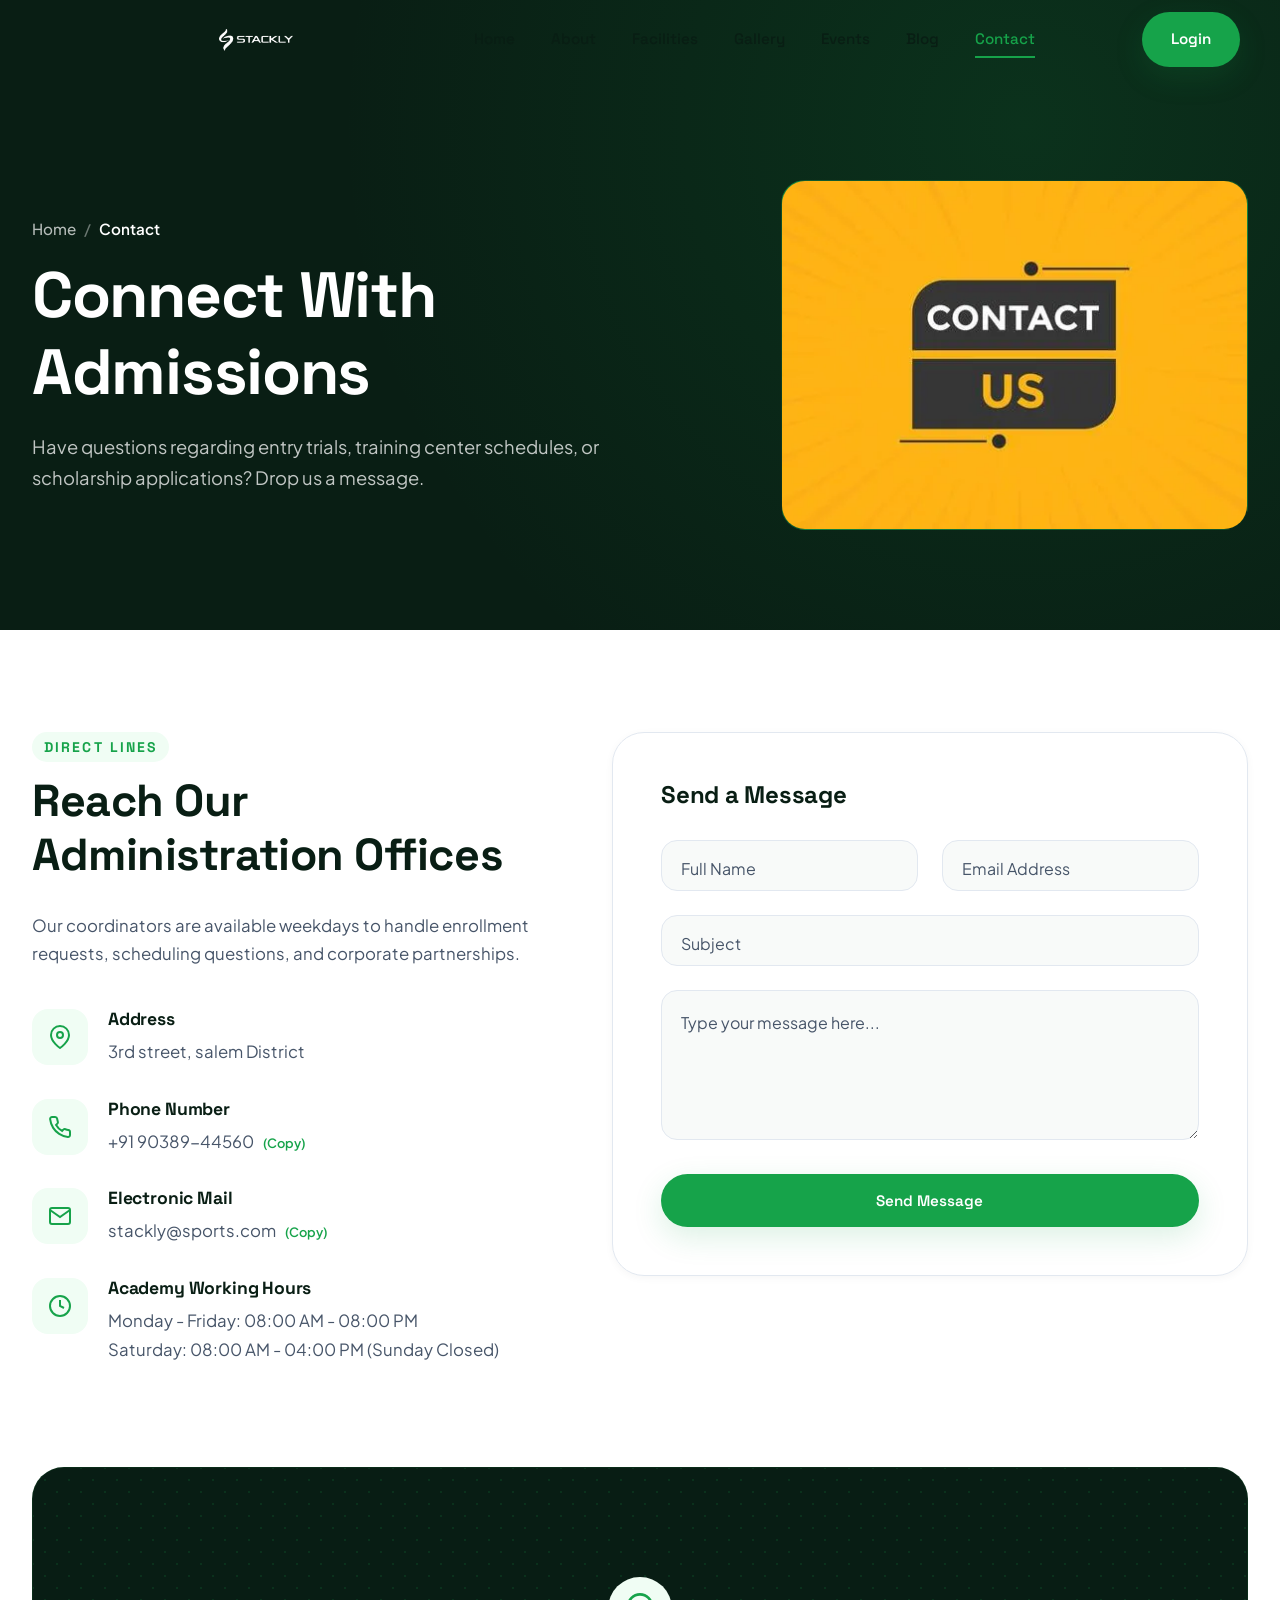
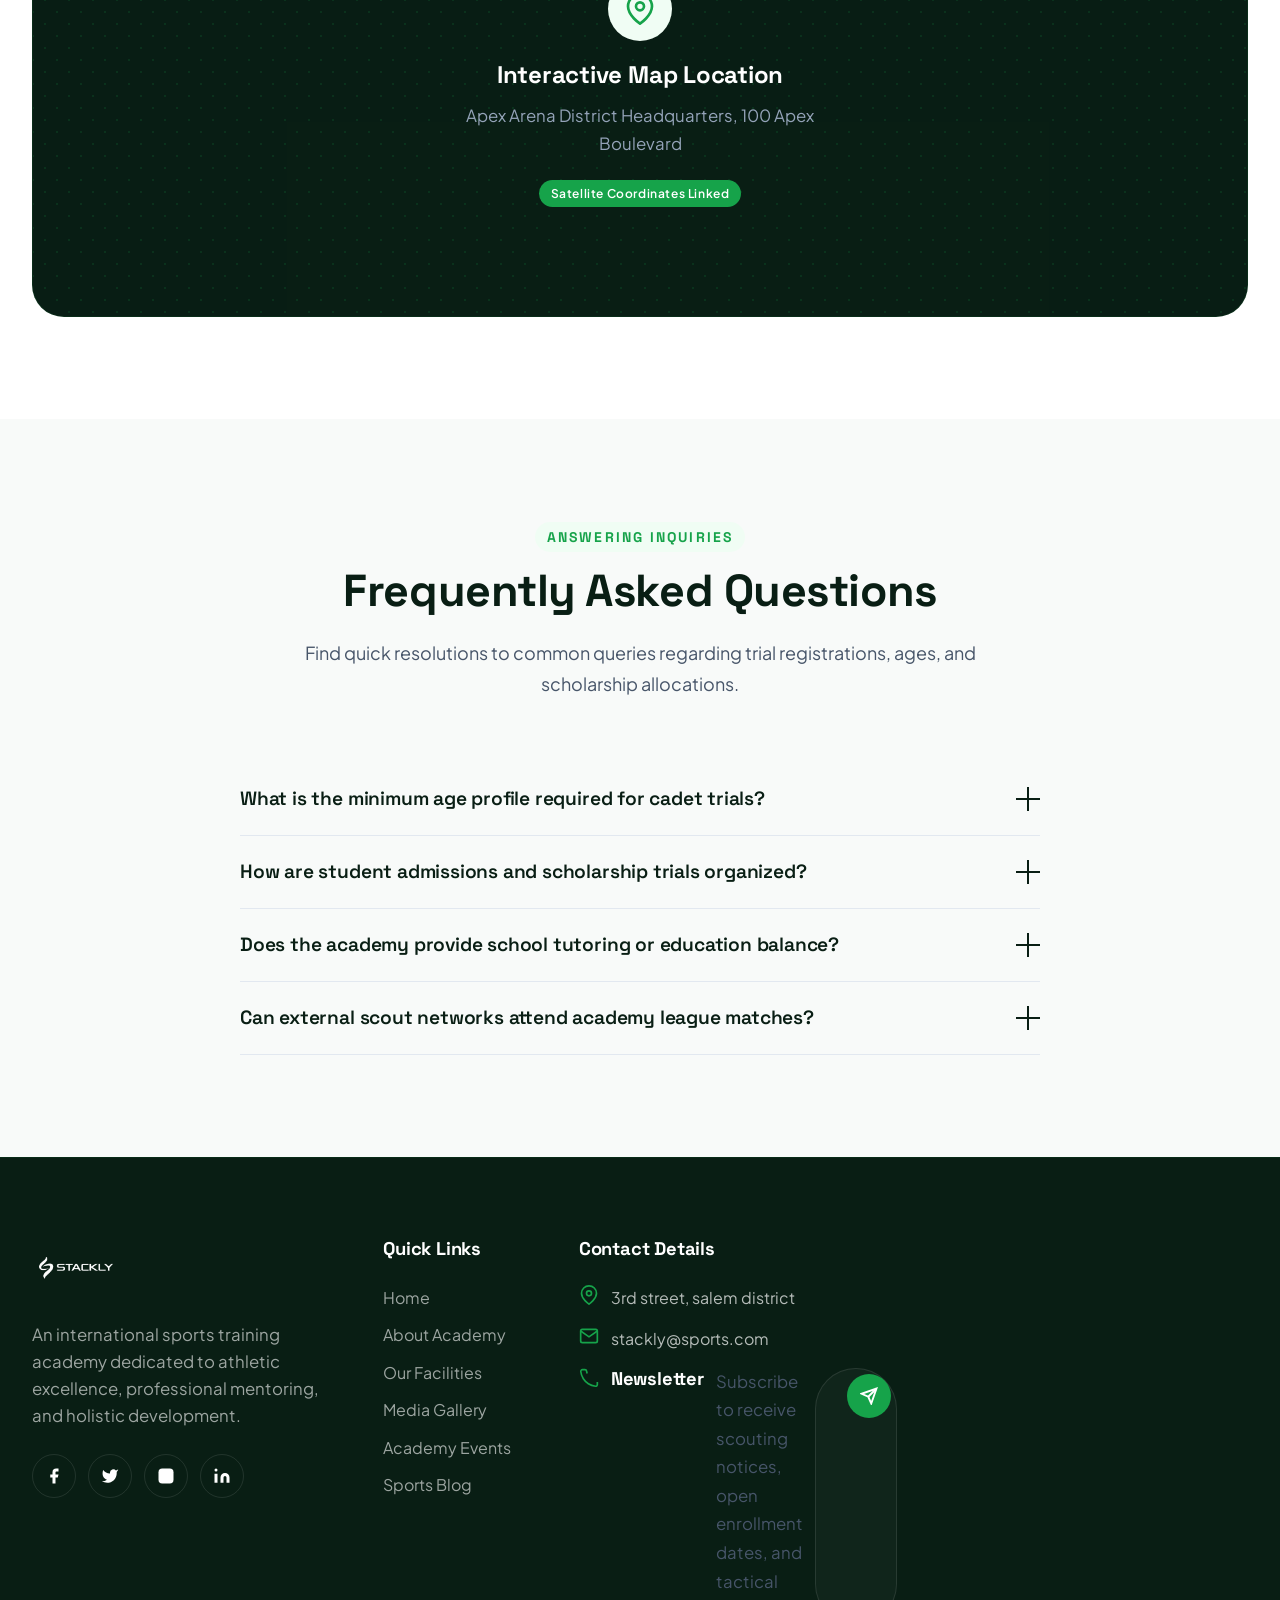
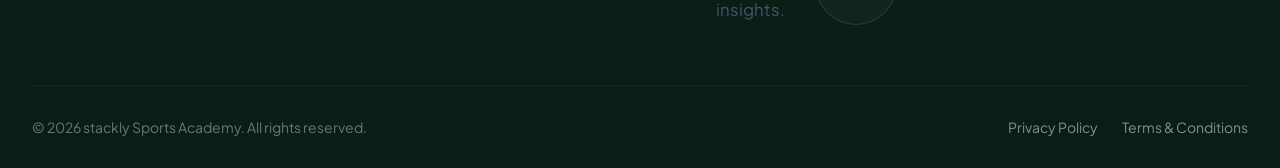
<file: contact.html>
<!DOCTYPE html>
<html lang="en">

<head>
  <meta charset="UTF-8">
  <meta name="viewport" content="width=device-width, initial-scale=1.0">
  <title>Contact </title>
  <meta name="description"
    content="Get in touch with Apex Sports Academy. Send a message to admissions, check training center operational hours, view directions, and read our program FAQs.">

  <!-- CSS Stylesheets -->
  <link rel="stylesheet" href="assets/css/variables.css">
  <link rel="stylesheet" href="assets/css/main.css">
  <link rel="stylesheet" href="assets/css/components.css">
  <link rel="stylesheet" href="assets/css/animations.css">
  <link rel="stylesheet" href="assets/css/pages.css">
</head>

<body>

  <!-- Scroll Progress Indicator -->
  <div class="scroll-progress-container">
    <div class="scroll-progress-bar"></div>
  </div>

  <!-- Custom Page Preloader -->
  <div id="loader-overlay">
    <div class="loader-card">
      <div class="loader-ring-wrapper">
        <div class="loader-glow"></div>
        <div class="loader-circle"></div>
        <img src="assets/logo.webp" alt="Apex Logo" class="loader-logo">
        <div class="particle p1"></div>
        <div class="particle p2"></div>
        <div class="particle p3"></div>
        <div class="particle p4"></div>
      </div>
      <h2 class="loader-title">Sports Academy</h2>
      <div class="loader-text-wrapper">
        <span class="loader-message">Preparing Your Experience</span>
        <span class="loader-dots"><span>.</span><span>.</span><span>.</span></span>
      </div>
    </div>
  </div>

  <!-- Sticky Navbar Header -->
  <header class="main-header">
    <div class="container nav-container">
      <a href="index.html" class="brand-logo">
        <a href="index.html" class="logo-link">
          <img src="assets/logo.webp" alt="IT Logo" class="site-logo">
        </a>
        <nav class="nav-menu">
          <a href="index.html" class="nav-link">Home</a>
          <a href="about.html" class="nav-link">About</a>
          <a href="facilities.html" class="nav-link">Facilities</a>
          <a href="gallery.html" class="nav-link">Gallery</a>
          <a href="events.html" class="nav-link">Events</a>
          <a href="blog.html" class="nav-link">Blog</a>
          <a href="contact.html" class="nav-link active">Contact</a>
        </nav>
        <div class="header-actions">
          <a href="#" class="btn btn-primary login-trigger">Login</a>
          <button class="mobile-nav-toggle" aria-label="Toggle Navigation">
            <span></span>
            <span></span>
            <span></span>
          </button>
        </div>
    </div>
  </header>

  <!-- Mobile Drawer Menu -->
  <div class="mobile-drawer-overlay"></div>
  <div class="mobile-drawer">
    <div class="mobile-drawer-logo-section">
      <a href="index.html" class="mobile-drawer-logo-link">
        <img src="assets/logo2.webp" alt="Sports Academy Logo" class="mobile-drawer-logo">
      </a>
    </div>
    <nav class="mobile-nav-links">
      <a href="index.html" class="mobile-nav-link">
        <svg viewBox="0 0 24 24" width="18" height="18" fill="none" stroke="currentColor" stroke-width="2"
          stroke-linecap="round" stroke-linejoin="round">
          <path d="m3 9 9-7 9 7v11a2 2 0 0 1-2 2H5a2 2 0 0 1-2-2z" />
          <polyline points="9 22 9 12 15 12 15 22" />
        </svg>
        <span>Home</span>
      </a>
      <a href="about.html" class="mobile-nav-link">
        <svg viewBox="0 0 24 24" width="18" height="18" fill="none" stroke="currentColor" stroke-width="2"
          stroke-linecap="round" stroke-linejoin="round">
          <circle cx="12" cy="12" r="10" />
          <path d="M12 16v-4" />
          <path d="M12 8h.01" />
        </svg>
        <span>About</span>
      </a>
      <a href="facilities.html" class="mobile-nav-link">
        <svg viewBox="0 0 24 24" width="18" height="18" fill="none" stroke="currentColor" stroke-width="2"
          stroke-linecap="round" stroke-linejoin="round">
          <rect x="3" y="3" width="18" height="18" rx="2" />
          <path d="M9 3v18" />
          <path d="M15 3v18" />
          <path d="M3 9h18" />
          <path d="M3 15h18" />
        </svg>
        <span>Facilities</span>
      </a>
      <a href="gallery.html" class="mobile-nav-link">
        <svg viewBox="0 0 24 24" width="18" height="18" fill="none" stroke="currentColor" stroke-width="2"
          stroke-linecap="round" stroke-linejoin="round">
          <rect x="3" y="3" width="18" height="18" rx="2" ry="2" />
          <circle cx="9" cy="9" r="2" />
          <path d="m21 15-3.086-3.086a2 2 0 0 0-2.828 0L6 21" />
        </svg>
        <span>Gallery</span>
      </a>
      <a href="events.html" class="mobile-nav-link">
        <svg viewBox="0 0 24 24" width="18" height="18" fill="none" stroke="currentColor" stroke-width="2"
          stroke-linecap="round" stroke-linejoin="round">
          <rect x="3" y="4" width="18" height="18" rx="2" ry="2" />
          <line x1="16" y1="2" x2="16" y2="6" />
          <line x1="8" y1="2" x2="8" y2="6" />
          <line x1="3" y1="10" x2="21" y2="10" />
        </svg>
        <span>Events</span>
      </a>
      <a href="blog.html" class="mobile-nav-link">
        <svg viewBox="0 0 24 24" width="18" height="18" fill="none" stroke="currentColor" stroke-width="2"
          stroke-linecap="round" stroke-linejoin="round">
          <path d="M4 19.5v-15A2.5 2.5 0 0 1 6.5 2H20v20H6.5a2.5 2.5 0 0 1-2.5-2.5Z" />
          <path d="M6 6h10" />
          <path d="M6 10h10" />
        </svg>
        <span>Blog</span>
      </a>
      <a href="contact.html" class="mobile-nav-link active">
        <svg viewBox="0 0 24 24" width="18" height="18" fill="none" stroke="currentColor" stroke-width="2"
          stroke-linecap="round" stroke-linejoin="round">
          <path
            d="M22 16.92v3a2 2 0 0 1-2.18 2 19.79 19.79 0 0 1-8.63-3.07 19.5 19.5 0 0 1-6-6 19.79 19.79 0 0 1-3.07-8.67A2 2 0 0 1 4.11 2h3a2 2 0 0 1 2 1.72 12.84 12.84 0 0 0 .7 2.81 2 2 0 0 1-.45 2.11L8.09 9.91a16 16 0 0 0 6 6l1.27-1.27a2 2 0 0 1 2.11-.45 12.84 12.84 0 0 0 2.81.7A2 2 0 0 1 22 16.92z" />
        </svg>
        <span>Contact</span>
      </a>
    </nav>
    <div class="mobile-drawer-btn-wrapper">
      <a href="#" class="btn btn-primary login-trigger">Login Portal</a>
    </div>
    <div class="mobile-drawer-contact-info">
      <div class="mobile-drawer-contact-title">📞 Contact Us</div>
      <a href="tel:+919865755478" class="mobile-drawer-contact-link">
        <svg viewBox="0 0 24 24" width="14" height="14" fill="none" stroke="currentColor" stroke-width="2.5"
          stroke-linecap="round" stroke-linejoin="round">
          <path
            d="M22 16.92v3a2 2 0 0 1-2.18 2 19.79 19.79 0 0 1-8.63-3.07 19.5 19.5 0 0 1-6-6 19.79 19.79 0 0 1-3.07-8.67A2 2 0 0 1 4.11 2h3a2 2 0 0 1 2 1.72 12.84 12.84 0 0 0 .7 2.81 2 2 0 0 1-.45 2.11L8.09 9.91a16 16 0 0 0 6 6l1.27-1.27a2 2 0 0 1 2.11-.45 12.84 12.84 0 0 0 2.81.7A2 2 0 0 1 22 16.92z" />
        </svg>
        <span>+91 98657-55478</span>
      </a>
    </div>
  </div>

  <main class="page-transitioning">
    <!-- Page Hero Section -->
    <section class="page-hero">
      <div class="container">
        <div class="page-hero-grid">
          <div class="page-hero-content reveal fade-right">
            <nav class="breadcrumb-nav">
              <a href="index.html">Home</a>
              <span class="separator">/</span>
              <span class="current">Contact</span>
            </nav>
            <h1 class="page-hero-title">Connect With Admissions</h1>
            <p class="page-hero-desc">Have questions regarding entry trials, training center schedules, or scholarship
              applications? Drop us a message.</p>
          </div>
          <div class="page-hero-visual reveal fade-left delay-2">
            <!-- Reusing CTA Image Placeholder -->
            <div class="img-placeholder cta-placeholder">
              <img src="assets/contact.webp" alt="Apex Operations Headquarters" loading="eager">
            </div>
          </div>
        </div>
      </div>
    </section>

    <!-- Contact Details & Form Section -->
    <section class="contact-details-section">
      <div class="container">
        <div class="contact-grid">

          <!-- Contact Left: Information Details -->
          <div class="contact-info reveal fade-right">
            <span class="section-tag">Direct Lines</span>
            <h2 style="margin-bottom: 30px;">Reach Our Administration Offices</h2>
            <p style="margin-bottom: 40px;">Our coordinators are available weekdays to handle enrollment requests,
              scheduling questions, and corporate partnerships.</p>

            <div class="contact-info-list">
              <!-- Item 1: Address -->
              <div class="contact-info-card">
                <div class="contact-info-icon">
                  <svg viewBox="0 0 24 24">
                    <path d="M21 10c0 7-9 13-9 13s-9-6-9-13a9 9 0 0 1 18 0z" />
                    <circle cx="12" cy="10" r="3" />
                  </svg>
                </div>
                <div>
                  <h3 class="contact-info-title"> Address</h3>
                  <p class="contact-info-value">3rd street, salem District</p>
                </div>
              </div>

              <!-- Item 2: Phone -->
              <div class="contact-info-card" style="cursor: pointer;"
                onclick="navigator.clipboard.writeText('+91 90389-44560'); alert('Phone number copied!');">
                <div class="contact-info-icon">
                  <svg viewBox="0 0 24 24">
                    <path
                      d="M22 16.92v3a2 2 0 0 1-2.18 2 19.79 19.79 0 0 1-8.63-3.07 19.5 19.5 0 0 1-6-6 19.79 19.79 0 0 1-3.07-8.67A2 2 0 0 1 4.11 2h3a2 2 0 0 1 2 1.72 12.84 12.84 0 0 0 .7 2.81 2 2 0 0 1-.45 2.11L8.09 9.91a16 16 0 0 0 6 6l1.27-1.27a2 2 0 0 1 2.11-.45 12.84 12.84 0 0 0 2.81.7A2 2 0 0 1 22 16.92z" />
                  </svg>
                </div>
                <div>
                  <h3 class="contact-info-title">Phone Number</h3>
                  <p class="contact-info-value">+91 90389-44560 <span
                      style="font-size: 0.8rem; color: var(--color-sports-green); font-weight:600; margin-left: 6px;">(Copy)</span>
                  </p>
                </div>
              </div>

              <!-- Item 3: Email -->
              <div class="contact-info-card" style="cursor: pointer;"
                onclick="navigator.clipboard.writeText('admissions@apexsports.com'); alert('Admissions email copied!');">
                <div class="contact-info-icon">
                  <svg viewBox="0 0 24 24">
                    <path d="M4 4h16c1.1 0 2 .9 2 2v12c0 1.1-.9 2-2 2H4c-1.1 0-2-.9-2-2V6c0-1.1.9-2 2-2z" />
                    <polyline points="22,6 12,13 2,6" />
                  </svg>
                </div>
                <div>
                  <h3 class="contact-info-title">Electronic Mail</h3>
                  <p class="contact-info-value">stackly@sports.com <span
                      style="font-size: 0.8rem; color: var(--color-sports-green); font-weight:600; margin-left: 6px;">(Copy)</span>
                  </p>
                </div>
              </div>

              <!-- Item 4: Working Hours -->
              <div class="contact-info-card">
                <div class="contact-info-icon">
                  <svg viewBox="0 0 24 24">
                    <circle cx="12" cy="12" r="10" />
                    <polyline points="12 6 12 12 16 14" />
                  </svg>
                </div>
                <div>
                  <h3 class="contact-info-title">Academy Working Hours</h3>
                  <p class="contact-info-value">Monday - Friday: 08:00 AM - 08:00 PM<br>Saturday: 08:00 AM - 04:00 PM
                    (Sunday Closed)</p>
                </div>
              </div>
            </div>
          </div>

          <!-- Contact Right: Message Form -->
          <div class="contact-form-side reveal fade-left delay-2">
            <div class="contact-form-wrapper">
              <h3 class="contact-form-title">Send a Message</h3>
              <form id="contact-form" novalidate>
                <div class="form-row-2">
                  <div class="input-group">
                    <input type="text" id="contact-name" class="floating-input" placeholder=" " required>
                    <label for="contact-name" class="floating-label">Full Name</label>
                  </div>
                  <div class="input-group">
                    <input type="email" id="contact-email" class="floating-input" placeholder=" " required
                      autocomplete="email">
                    <label for="contact-email" class="floating-label">Email Address</label>
                  </div>
                </div>
                <div class="input-group">
                  <input type="text" id="contact-subject" class="floating-input" placeholder=" " required>
                  <label for="contact-subject" class="floating-label">Subject</label>
                </div>
                <div class="input-group textarea-group">
                  <textarea id="contact-message" class="floating-input" placeholder=" " required></textarea>
                  <label for="contact-message" class="floating-label">Type your message here...</label>
                </div>
                <button type="submit" class="btn btn-primary" style="width: 100%; padding: 16px;">Send Message</button>
              </form>
            </div>
          </div>
        </div>
      </div>
    </section>

    <!-- Google Map Placement Placeholder -->
    <section class="map-section" style="padding-top: 0;">
      <div class="container">
        <div class="map-placeholder-box reveal zoom-reveal">
          <div class="map-grid-pattern"></div>
          <div style="position: relative; z-index: 2;">
            <div class="sport-icon-box"
              style="margin-left: auto; margin-right: auto; width: 64px; height: 64px; background-color: var(--color-sports-green-tint);">
              <svg viewBox="0 0 24 24" stroke="var(--color-sports-green)" stroke-width="2" fill="none">
                <path d="M21 10c0 7-9 13-9 13s-9-6-9-13a9 9 0 0 1 18 0z" />
                <circle cx="12" cy="10" r="3" />
              </svg>
            </div>
            <h3 style="font-size: 1.5rem; color: var(--color-white); margin-bottom: 12px;">Interactive Map Location</h3>
            <p
              style="color: var(--color-text-muted); max-width: 420px; margin-left: auto; margin-right: auto; margin-bottom: 20px;">
              Apex Arena District Headquarters, 100 Apex Boulevard</p>
            <div class="placeholder-dimensions"
              style="background-color: var(--color-sports-green); color: var(--color-white);">Satellite Coordinates
              Linked</div>
          </div>
        </div>
      </div>
    </section>

    <!-- FAQ Accordions Section -->
    <section class="faq-section" style="background-color: var(--color-gray-light);">
      <div class="container">
        <div class="section-header center reveal fade-up">
          <span class="section-tag">Answering Inquiries</span>
          <h2 class="section-title">Frequently Asked Questions</h2>
          <p class="section-desc">Find quick resolutions to common queries regarding trial registrations, ages, and
            scholarship allocations.</p>
        </div>

        <div class="faq-container reveal fade-up">
          <!-- FAQ 1 -->
          <div class="faq-item">
            <div class="faq-header">
              <h3 class="faq-question">What is the minimum age profile required for cadet trials?</h3>
              <div class="faq-icon-box"></div>
            </div>
            <div class="faq-body">
              <div class="faq-content">
                <p>We accept athletes starting at age 6 for our fundamental motor skills and basic co-ordination
                  classes. Competitive tournament and elite pathway divisions are structured for cadets aged 14 to 21.
                </p>
              </div>
            </div>
          </div>

          <!-- FAQ 2 -->
          <div class="faq-item">
            <div class="faq-header">
              <h3 class="faq-question">How are student admissions and scholarship trials organized?</h3>
              <div class="faq-icon-box"></div>
            </div>
            <div class="faq-body">
              <div class="faq-content">
                <p>Trials run quarterly at our Arena District complex. Candidates are evaluated on structural velocity,
                  joint coordination, strategic decision-making, and discipline. Top percentile candidates are
                  recommended for scholarship adjustments.</p>
              </div>
            </div>
          </div>

          <!-- FAQ 3 -->
          <div class="faq-item">
            <div class="faq-header">
              <h3 class="faq-question">Does the academy provide school tutoring or education balance?</h3>
              <div class="faq-icon-box"></div>
            </div>
            <div class="faq-body">
              <div class="faq-content">
                <p>Yes. Our elite pathway cadet program integrates study hours, academic counseling, and tutoring
                  modules directly alongside athletic training schedules to maintain optimal school performance.</p>
              </div>
            </div>
          </div>

          <!-- FAQ 4 -->
          <div class="faq-item">
            <div class="faq-header">
              <h3 class="faq-question">Can external scout networks attend academy league matches?</h3>
              <div class="faq-icon-box"></div>
            </div>
            <div class="faq-body">
              <div class="faq-content">
                <p>Yes. Registered scout agencies can obtain season schedules, game video reels, and player diagnostic
                  booklets from our athletic records office. Reach out via email to register your credentials.</p>
              </div>
            </div>
          </div>
        </div>
      </div>
    </section>
  </main>

  <!-- Global Footer -->
  <footer class="main-footer">
    <div class="container">
      <div class="footer-top">
        <div class="footer-brand">
          <a href="index.html" class="brand-logo">
            <img src="assets/logo.webp" alt="IT Logo" class="site-logo">
          </a>
          <p>An international sports training academy dedicated to athletic excellence, professional mentoring, and
            holistic development.</p>
          <div class="social-links">
            <a href="#" class="social-icon" aria-label="Facebook">
              <svg viewBox="0 0 24 24">
                <path d="M18 2h-3a5 5 0 0 0-5 5v3H7v4h3v8h4v-8h3l1-4h-4V7a1 1 0 0 1 1-1h3z" />
              </svg>
            </a>
            <a href="#" class="social-icon" aria-label="Twitter">
              <svg viewBox="0 0 24 24">
                <path
                  d="M23 3a10.9 10.9 0 0 1-3.14 1.53 4.48 4.48 0 0 0-7.86 3v1A10.66 10.66 0 0 1 3 4s-4 9 5 13a11.64 11.64 0 0 1-7 2c9 5 20 0 20-11.5a4.5 4.5 0 0 0-.08-.83A7.72 7.72 0 0 0 23 3z" />
              </svg>
            </a>
            <a href="#" class="social-icon" aria-label="Instagram">
              <svg viewBox="0 0 24 24">
                <rect x="2" y="2" width="20" height="20" rx="5" ry="5" />
                <path d="M16 11.37A4 4 0 1 1 12.63 8 4 4 0 0 1 16 11.37z" />
                <line x1="17.5" y1="6.5" x2="17.51" y2="6.5" />
              </svg>
            </a>
            <a href="#" class="social-icon" aria-label="LinkedIn">
              <svg viewBox="0 0 24 24">
                <path d="M16 8a6 6 0 0 1 6 6v7h-4v-7a2 2 0 0 0-2-2 2 2 0 0 0-2 2v7h-4v-7a6 6 0 0 1 6-6z" />
                <rect x="2" y="9" width="4" height="12" />
                <circle cx="4" cy="4" r="2" />
              </svg>
            </a>
          </div>
        </div>
        <div>
          <h3 class="footer-title">Quick Links</h3>
          <ul class="footer-links">
            <li><a href="index.html" class="footer-link">Home</a></li>
            <li><a href="about.html" class="footer-link">About Academy</a></li>
            <li><a href="facilities.html" class="footer-link">Our Facilities</a></li>
            <li><a href="gallery.html" class="footer-link">Media Gallery</a></li>
            <li><a href="events.html" class="footer-link">Academy Events</a></li>
            <li><a href="blog.html" class="footer-link">Sports Blog</a></li>
          </ul>
        </div>
        <div>
          <h3 class="footer-title">Contact Details</h3>
          <ul class="footer-contact-list">
            <li class="footer-contact-item">
              <svg viewBox="0 0 24 24">
                <path d="M21 10c0 7-9 13-9 13s-9-6-9-13a9 9 0 0 1 18 0z" />
                <circle cx="12" cy="10" r="3" />
              </svg>
              <span>3rd street, salem district</span>
            </li>
            <li class="footer-contact-item">
              <svg viewBox="0 0 24 24">
                <path d="M4 4h16c1.1 0 2 .9 2 2v12c0 1.1-.9 2-2 2H4c-1.1 0-2-.9-2-2V6c0-1.1.9-2 2-2z" />
                <polyline points="22,6 12,13 2,6" />
              </svg>
              <span>stackly@sports.com</span>
            </li>
            <li class="footer-contact-item">
              <svg viewBox="0 0 24 24">
                <path
                  d="M22 16.92v3a2 2 0 0 1-2.18 2 19.79 19.79 0 0 1-8.63-3.07 19.5 19.5 0 0 1-6-6 19.79 19.79 0 0 1-3.07-8.67A2 2 0 0 1 4.11 2h3a2 2 0 0 1 2 1.72 12.84 12.84 0 0 0 .7 2.81 2 2 0 0 1-.45
              </svg>
              <span>+91 90389-44560</span>
            </li>
          </ul>
        </div>
        <div class="footer-newsletter">
          <h3 class="footer-title">Newsletter</h3>
          <p>Subscribe to receive scouting notices, open enrollment dates, and tactical insights.</p>
          <form class="newsletter-form"
            onsubmit="event.preventDefault(); alert('Subscribed successfully!'); this.reset();">
            <input type="email" placeholder="Your Email Address" class="newsletter-input" required
              aria-label="Email Address">
            <button type="submit" class="newsletter-btn" aria-label="Subscribe">
              <svg viewBox="0 0 24 24">
                <line x1="22" y1="2" x2="11" y2="13" />
                <polygon points="22 2 15 22 11 13 2 9 22 2" />
              </svg>
            </button>
          </form>
        </div>
      </div>
      <div class="footer-bottom">
        <span class="copyright">&copy; <span id="copyright-year">2026</span> stackly Sports Academy. All rights
          reserved.</span>
        <div class="footer-bottom-links">
          <a href="#" class="footer-bottom-link">Privacy Policy</a>
          <a href="#" class="footer-bottom-link">Terms &amp; Conditions</a>
        </div>
      </div>
    </div>
  </footer>

  <!-- Login Modal Dialog Overlay -->
  <div class="modal-overlay">
    <div class="modal-wrapper">
      <button class="modal-close-btn" aria-label="Close Portal Modal">
        <svg viewBox="0 0 24 24">
          <line x1="18" y1="6" x2="6" y2="18" />
          <line x1="6" y1="6" x2="18" y2="18" />
        </svg>
      </button>
      <div class="modal-form-content">
        <div class="modal-header">
          <h3 class="modal-title">Apex Sports Portal</h3>
          <p class="modal-subtitle">Select your account profile and enter your credentials</p>
        </div>
        <form id="login-form" novalidate>
          <div class="select-wrapper">
            <label class="select-label" for="login-role">Login As</label>
            <select class="custom-select" id="login-role">
              <option value="Player">Player Login</option>
              <option value="Admin">Admin Login</option>
            </select>
          </div>
          <div class="input-group">
            <input type="email" id="modal-email" class="floating-input" placeholder=" " required autocomplete="email">
            <label for="modal-email" class="floating-label">Email Address</label>
          </div>
          <div class="input-group">
            <input type="password" id="modal-password" class="floating-input" placeholder=" " required
              autocomplete="current-password">
            <label for="modal-password" class="floating-label">Password</label>
          </div>
          <div class="input-group">
            <input type="password" id="modal-confirm-password" class="floating-input" placeholder=" " required
              autocomplete="new-password">
            <label for="modal-confirm-password" class="floating-label">Confirm Password</label>
          </div>
          <div class="form-options">
            <label class="checkbox-label">
              <input type="checkbox" id="modal-remember">
              <span>Remember Me</span>
            </label>
            <a href="#" class="forgot-link">Forgot Password?</a>
          </div>
          <button type="submit" class="btn btn-primary modal-submit-btn">Login</button>
          <div class="modal-divider">OR</div>
          <p class="modal-footer-text">Don't have an account? <a href="#">Create Account</a></p>
        </form>
      </div>
    </div>
  </div>

  <!-- Back to Top Button -->
  <button class="back-to-top" aria-label="Scroll Back To Top">
    <svg viewBox="0 0 24 24">
      <polyline points="18 15 12 9 6 15" />
    </svg>
  </button>

  <!-- JavaScript Modules -->
  <script src="assets/js/main.js"></script>
  <script src="assets/js/modal.js"></script>
  <script src="assets/js/animations.js"></script>
  <script src="assets/js/carousel.js"></script>

  <!-- Inline Accordion and Contact Form Submit Validator Script -->
  <script>
    document.addEventListener('DOMContentLoaded', () => {
      // 1. FAQ Accordion Click Handlers
      const faqHeaders = document.querySelectorAll('.faq-header');

      faqHeaders.forEach(header => {
        header.addEventListener('click', () => {
          const item = header.closest('.faq-item');
          const body = item.querySelector('.faq-body');
          const isActive = item.classList.contains('active');

          // Close other opened FAQs
          document.querySelectorAll('.faq-item').forEach(other => {
            other.classList.remove('active');
            other.querySelector('.faq-body').style.maxHeight = null;
          });

          if (!isActive) {
            item.classList.add('active');
            body.style.maxHeight = body.scrollHeight + 'px';
          }
        });
      });

      // 2. Contact Message Form client-side intercept
      const cForm = document.getElementById('contact-form');
      const cName = document.getElementById('contact-name');
      const cEmail = document.getElementById('contact-email');
      const cSubject = document.getElementById('contact-subject');
      const cMessage = document.getElementById('contact-message');

      function showFieldErr(element, msg) {
        const parent = element.closest('.input-group');
        if (!parent) return;
        parent.classList.add('error');
        let err = parent.querySelector('.error-message');
        if (!err) {
          err = document.createElement('span');
          err.className = 'error-message';
          parent.appendChild(err);
        }
        err.textContent = msg;
      }

      function clearFieldErr(element) {
        const parent = element.closest('.input-group');
        if (!parent) return;
        parent.classList.remove('error');
        const err = parent.querySelector('.error-message');
        if (err) parent.removeChild(err);
      }

      [cName, cEmail, cSubject, cMessage].forEach(input => {
        if (input) {
          input.addEventListener('input', () => clearFieldErr(input));
        }
      });

      if (cForm) {
        cForm.addEventListener('submit', (e) => {
          e.preventDefault();
          let formValid = true;

          if (!cName.value.trim()) {
            showFieldErr(cName, 'Full name is required');
            formValid = false;
          }
          if (!cEmail.value.trim()) {
            showFieldErr(cEmail, 'Email address is required');
            formValid = false;
          } else if (!/^[^\s@]+@[^\s@]+\.[^\s@]+$/.test(cEmail.value.trim())) {
            showFieldErr(cEmail, 'Please enter a valid email');
            formValid = false;
          }
          if (!cSubject.value.trim()) {
            showFieldErr(cSubject, 'Subject is required');
            formValid = false;
          }
          if (!cMessage.value.trim()) {
            showFieldErr(cMessage, 'Please type a brief message');
            formValid = false;
          }

          if (formValid) {
            const side = document.querySelector('.contact-form-side');
            const wrapper = document.querySelector('.contact-form-wrapper');

            wrapper.innerHTML = `
              <div class="reveal fade-up active" style="text-align: center; padding: 40px 0;">
                <div class="flex-center" style="margin-bottom: 24px;">
                  <div style="width: 72px; height: 72px; border-radius: 50%; background-color: var(--color-sports-green-tint); display: flex; align-items: center; justify-content: center; color: var(--color-sports-green);">
                    <svg width="36" height="36" viewBox="0 0 24 24" fill="none" stroke="currentColor" stroke-width="3" stroke-linecap="round" stroke-linejoin="round">
                      <polyline points="20 6 9 17 4 12"></polyline>
                    </svg>
                  </div>
                </div>
                <h3 style="font-size: 1.5rem; margin-bottom: 12px; color: var(--color-dark-slate);">Message Sent!</h3>
                <p style="color: var(--color-text-secondary); line-height: 1.6; margin-bottom: 0;">Thank you, <strong>${cName.value.trim()}</strong>. Admissions counselors have received your inquiry.<br>We will respond to you via email within 24 business hours.</p>
              </div>
            `;
          }
        });
      }
    });
  </script>
</body>

</html>
</file>
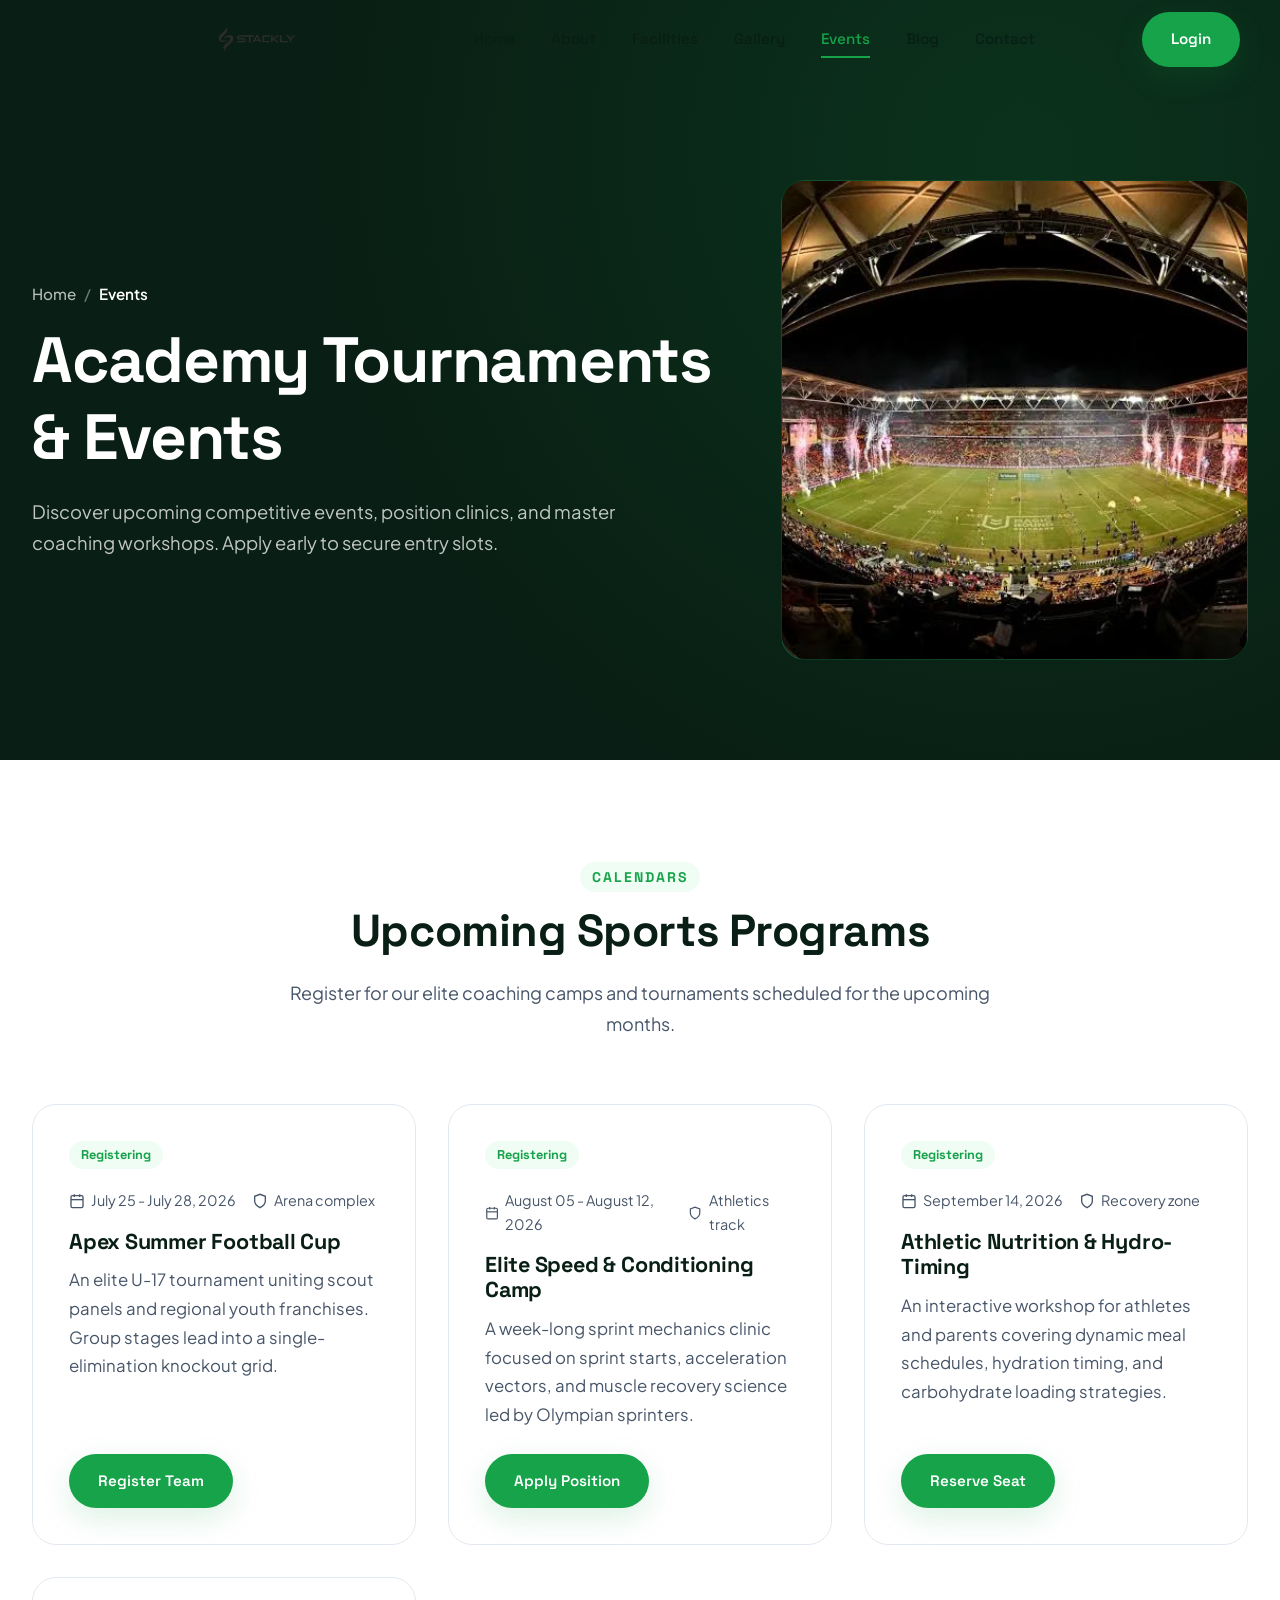
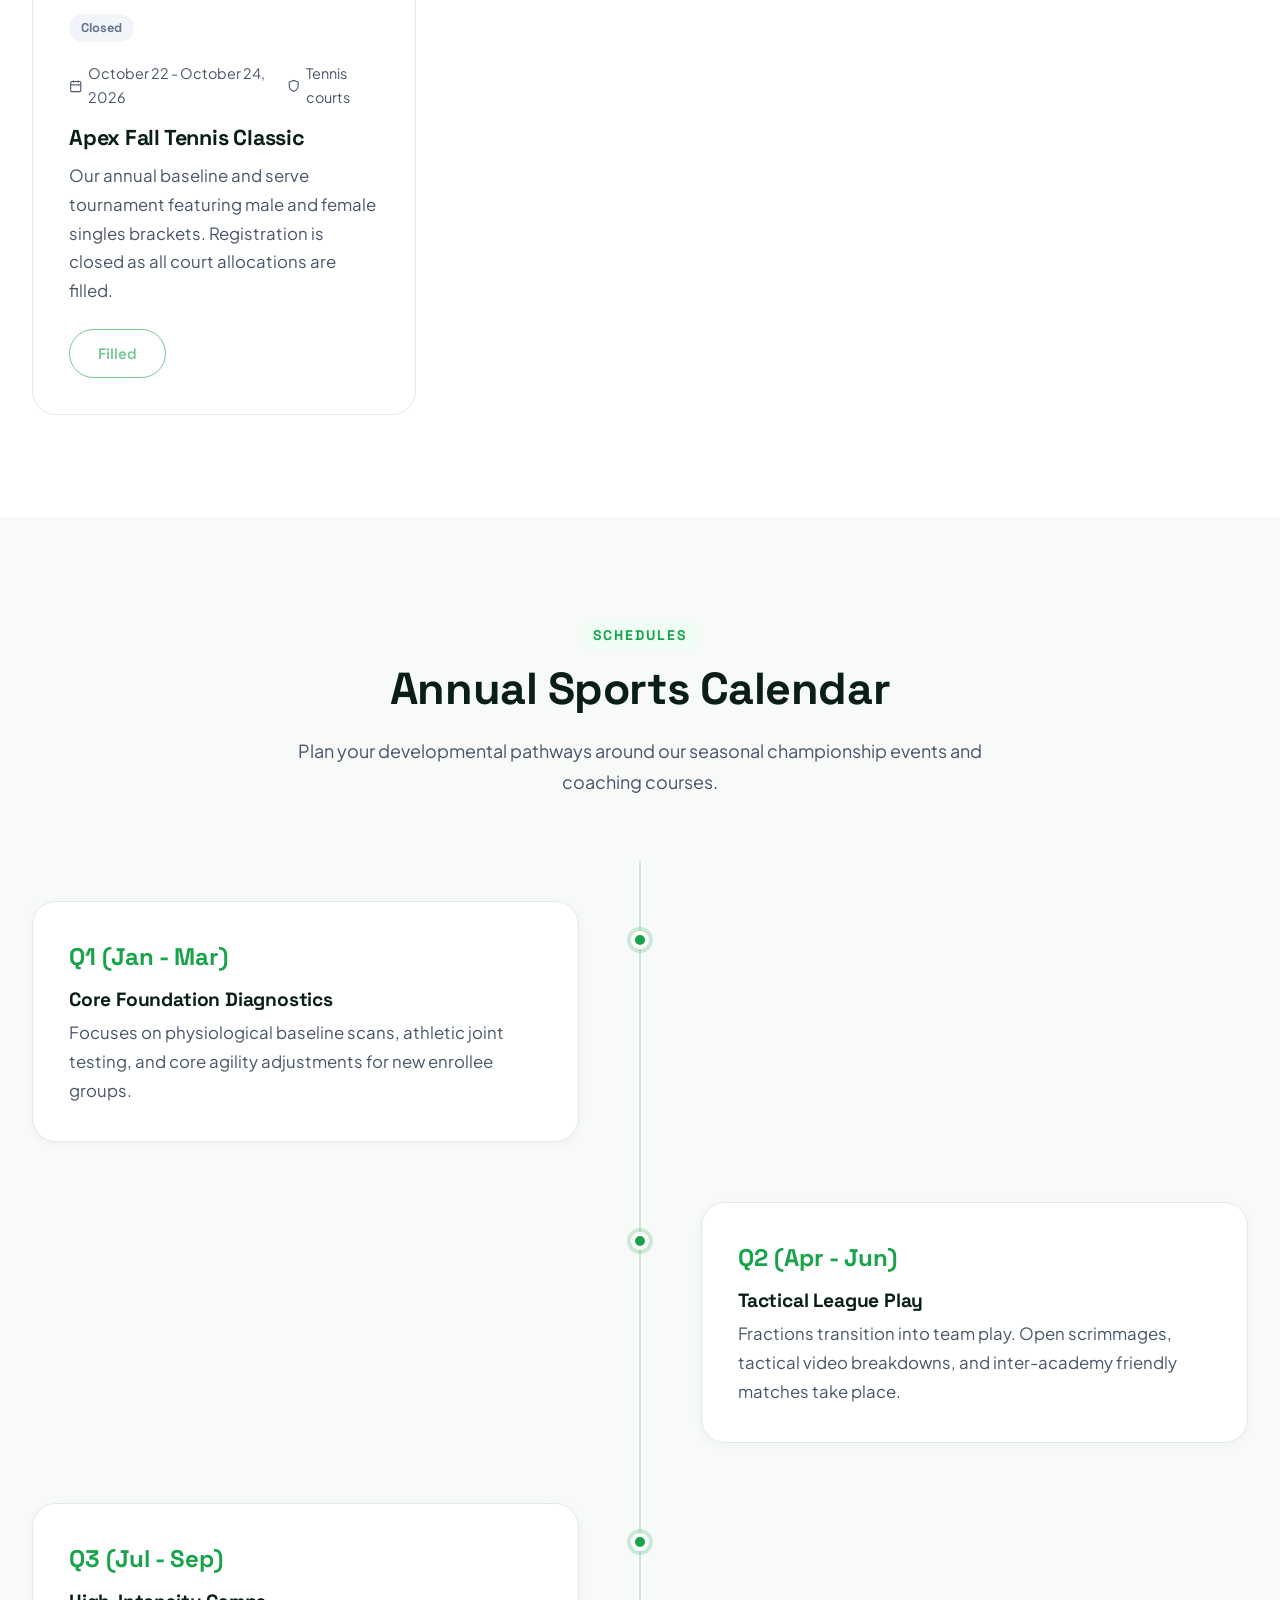
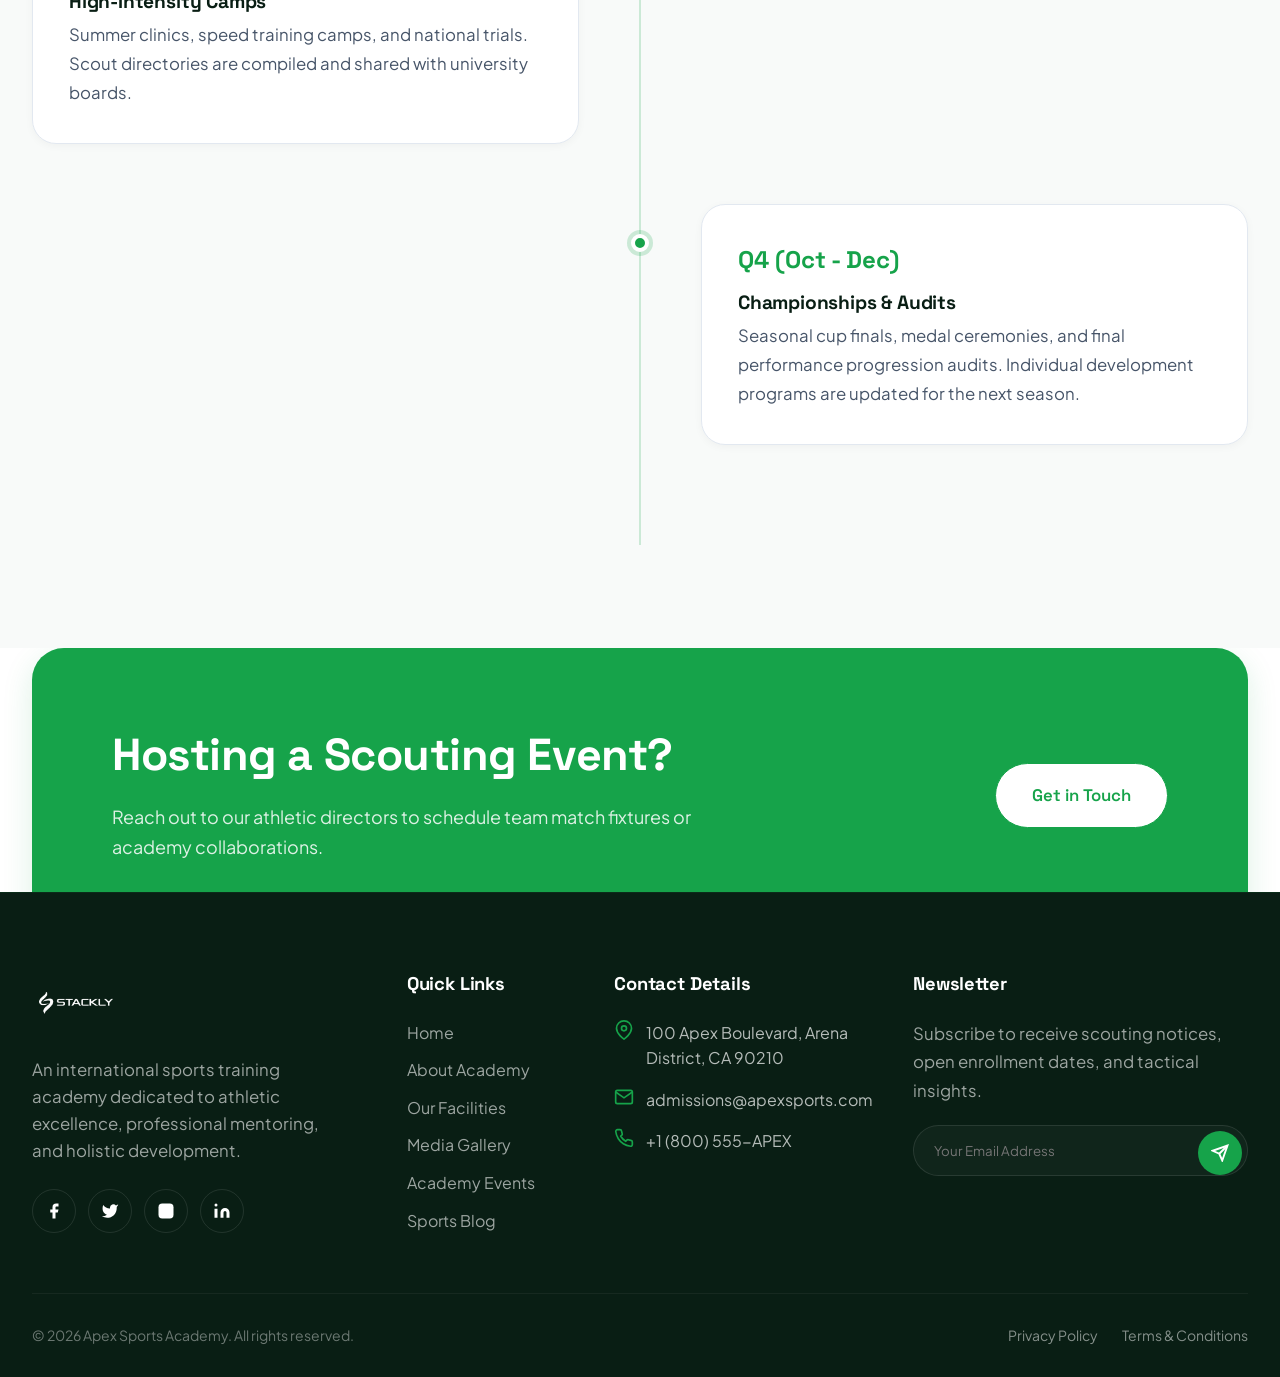
<file: events.html>
<!DOCTYPE html>
<html lang="en">

<head>
  <meta charset="UTF-8">
  <meta name="viewport" content="width=device-width, initial-scale=1.0">
  <title>Academy Events </title>
  <meta name="description"
    content="Join upcoming tournaments, sports camps, and expert coaching workshops at Apex Sports Academy. View our seasonal event timeline and register for trials.">

  <!-- CSS Stylesheets -->
  <link rel="stylesheet" href="assets/css/variables.css">
  <link rel="stylesheet" href="assets/css/main.css">
  <link rel="stylesheet" href="assets/css/components.css">
  <link rel="stylesheet" href="assets/css/animations.css">
  <link rel="stylesheet" href="assets/css/pages.css">
</head>

<body>

  <!-- Scroll Progress Indicator -->
  <div class="scroll-progress-container">
    <div class="scroll-progress-bar"></div>
  </div>

  <!-- Custom Page Preloader -->
  <div id="loader-overlay">
    <div class="loader-card">
      <div class="loader-ring-wrapper">
        <div class="loader-glow"></div>
        <div class="loader-circle"></div>
        <img src="assets/logo.webp" alt="Apex Logo" class="loader-logo">
        <div class="particle p1"></div>
        <div class="particle p2"></div>
        <div class="particle p3"></div>
        <div class="particle p4"></div>
      </div>
      <h2 class="loader-title">Sports Academy</h2>
      <div class="loader-text-wrapper">
        <span class="loader-message">Preparing Your Experience</span>
        <span class="loader-dots"><span>.</span><span>.</span><span>.</span></span>
      </div>
    </div>
  </div>

  <!-- Sticky Navbar Header -->
  <header class="main-header">
    <div class="container nav-container">
      <a href="index.html" class="brand-logo">
        <a href="index.html" class="logo-link">
          <img src="assets/logo2.webp" alt="IT Logo" class="site-logo">
        </a>
        <nav class="nav-menu">
          <a href="index.html" class="nav-link">Home</a>
          <a href="about.html" class="nav-link">About</a>
          <a href="facilities.html" class="nav-link">Facilities</a>
          <a href="gallery.html" class="nav-link">Gallery</a>
          <a href="events.html" class="nav-link active">Events</a>
          <a href="blog.html" class="nav-link">Blog</a>
          <a href="contact.html" class="nav-link">Contact</a>
        </nav>
        <div class="header-actions">
          <a href="#" class="btn btn-primary login-trigger">Login</a>
          <button class="mobile-nav-toggle" aria-label="Toggle Navigation">
            <span></span>
            <span></span>
            <span></span>
          </button>
        </div>
    </div>
  </header>

  <!-- Mobile Drawer Menu -->
  <div class="mobile-drawer-overlay"></div>
  <div class="mobile-drawer">
    <div class="mobile-drawer-logo-section">
      <a href="index.html" class="mobile-drawer-logo-link">
        <img src="assets/logo.webp" alt="Sports Academy Logo" class="mobile-drawer-logo">
      </a>
    </div>
    <nav class="mobile-nav-links">
      <a href="index.html" class="mobile-nav-link">
        <svg viewBox="0 0 24 24" width="18" height="18" fill="none" stroke="currentColor" stroke-width="2"
          stroke-linecap="round" stroke-linejoin="round">
          <path d="m3 9 9-7 9 7v11a2 2 0 0 1-2 2H5a2 2 0 0 1-2-2z" />
          <polyline points="9 22 9 12 15 12 15 22" />
        </svg>
        <span>Home</span>
      </a>
      <a href="about.html" class="mobile-nav-link">
        <svg viewBox="0 0 24 24" width="18" height="18" fill="none" stroke="currentColor" stroke-width="2"
          stroke-linecap="round" stroke-linejoin="round">
          <circle cx="12" cy="12" r="10" />
          <path d="M12 16v-4" />
          <path d="M12 8h.01" />
        </svg>
        <span>About</span>
      </a>
      <a href="facilities.html" class="mobile-nav-link">
        <svg viewBox="0 0 24 24" width="18" height="18" fill="none" stroke="currentColor" stroke-width="2"
          stroke-linecap="round" stroke-linejoin="round">
          <rect x="3" y="3" width="18" height="18" rx="2" />
          <path d="M9 3v18" />
          <path d="M15 3v18" />
          <path d="M3 9h18" />
          <path d="M3 15h18" />
        </svg>
        <span>Facilities</span>
      </a>
      <a href="gallery.html" class="mobile-nav-link">
        <svg viewBox="0 0 24 24" width="18" height="18" fill="none" stroke="currentColor" stroke-width="2"
          stroke-linecap="round" stroke-linejoin="round">
          <rect x="3" y="3" width="18" height="18" rx="2" ry="2" />
          <circle cx="9" cy="9" r="2" />
          <path d="m21 15-3.086-3.086a2 2 0 0 0-2.828 0L6 21" />
        </svg>
        <span>Gallery</span>
      </a>
      <a href="events.html" class="mobile-nav-link active">
        <svg viewBox="0 0 24 24" width="18" height="18" fill="none" stroke="currentColor" stroke-width="2"
          stroke-linecap="round" stroke-linejoin="round">
          <rect x="3" y="4" width="18" height="18" rx="2" ry="2" />
          <line x1="16" y1="2" x2="16" y2="6" />
          <line x1="8" y1="2" x2="8" y2="6" />
          <line x1="3" y1="10" x2="21" y2="10" />
        </svg>
        <span>Events</span>
      </a>
      <a href="blog.html" class="mobile-nav-link">
        <svg viewBox="0 0 24 24" width="18" height="18" fill="none" stroke="currentColor" stroke-width="2"
          stroke-linecap="round" stroke-linejoin="round">
          <path d="M4 19.5v-15A2.5 2.5 0 0 1 6.5 2H20v20H6.5a2.5 2.5 0 0 1-2.5-2.5Z" />
          <path d="M6 6h10" />
          <path d="M6 10h10" />
        </svg>
        <span>Blog</span>
      </a>
      <a href="contact.html" class="mobile-nav-link">
        <svg viewBox="0 0 24 24" width="18" height="18" fill="none" stroke="currentColor" stroke-width="2"
          stroke-linecap="round" stroke-linejoin="round">
          <path
            d="M22 16.92v3a2 2 0 0 1-2.18 2 19.79 19.79 0 0 1-8.63-3.07 19.5 19.5 0 0 1-6-6 19.79 19.79 0 0 1-3.07-8.67A2 2 0 0 1 4.11 2h3a2 2 0 0 1 2 1.72 12.84 12.84 0 0 0 .7 2.81 2 2 0 0 1-.45 2.11L8.09 9.91a16 16 0 0 0 6 6l1.27-1.27a2 2 0 0 1 2.11-.45 12.84 12.84 0 0 0 2.81.7A2 2 0 0 1 22 16.92z" />
        </svg>
        <span>Contact</span>
      </a>
    </nav>
    <div class="mobile-drawer-btn-wrapper">
      <a href="#" class="btn btn-primary login-trigger">Login Portal</a>
    </div>
    <div class="mobile-drawer-contact-info">
      <div class="mobile-drawer-contact-title">📞 Contact Us</div>
      <a href="tel:+919865755478" class="mobile-drawer-contact-link">
        <svg viewBox="0 0 24 24" width="14" height="14" fill="none" stroke="currentColor" stroke-width="2.5"
          stroke-linecap="round" stroke-linejoin="round">
          <path
            d="M22 16.92v3a2 2 0 0 1-2.18 2 19.79 19.79 0 0 1-8.63-3.07 19.5 19.5 0 0 1-6-6 19.79 19.79 0 0 1-3.07-8.67A2 2 0 0 1 4.11 2h3a2 2 0 0 1 2 1.72 12.84 12.84 0 0 0 .7 2.81 2 2 0 0 1-.45 2.11L8.09 9.91a16 16 0 0 0 6 6l1.27-1.27a2 2 0 0 1 2.11-.45 12.84 12.84 0 0 0 2.81.7A2 2 0 0 1 22 16.92z" />
        </svg>
        <span>+91 98657-55478</span>
      </a>
    </div>
  </div>

  <main class="page-transitioning">
    <!-- Page Hero Section -->
    <section class="page-hero">
      <div class="container">
        <div class="page-hero-grid">
          <div class="page-hero-content reveal fade-right">
            <nav class="breadcrumb-nav">
              <a href="index.html">Home</a>
              <span class="separator">/</span>
              <span class="current">Events</span>
            </nav>
            <h1 class="page-hero-title">Academy Tournaments &amp; Events</h1>
            <p class="page-hero-desc">Discover upcoming competitive events, position clinics, and master coaching
              workshops. Apply early to secure entry slots.</p>
          </div>
          <div class="page-hero-visual reveal fade-left delay-2">
            <!-- Reusing Hero Placeholder Image -->
            <div class="img-placeholder hero-placeholder">
              <img src="assets/event.webp" alt="Academy Championship Events" loading="eager">
            </div>
          </div>
        </div>
      </div>
    </section>

    <!-- Upcoming Events Section -->
    <section class="events-list-section">
      <div class="container">
        <div class="section-header center reveal fade-up">
          <span class="section-tag">Calendars</span>
          <h2 class="section-title">Upcoming Sports Programs</h2>
          <p class="section-desc">Register for our elite coaching camps and tournaments scheduled for the upcoming
            months.</p>
        </div>

        <div class="grid grid-2">
          <!-- Event 1: Tournament -->
          <div class="event-card card-lift reveal fade-up delay-1">
            <span class="event-badge registering">Registering</span>
            <div class="event-meta">
              <div class="event-meta-item">
                <svg viewBox="0 0 24 24">
                  <rect x="3" y="4" width="18" height="18" rx="2" ry="2" />
                  <line x1="16" y1="2" x2="16" y2="6" />
                  <line x1="8" y1="2" x2="8" y2="6" />
                  <line x1="3" y1="10" x2="21" y2="10" />
                </svg>
                <span>July 25 - July 28, 2026</span>
              </div>
              <div class="event-meta-item">
                <svg viewBox="0 0 24 24">
                  <path d="M12 22s8-4 8-10V5l-8-3-8 3v7c0 6 8 10 8 10z" />
                </svg>
                <span>Arena complex</span>
              </div>
            </div>
            <h3 class="event-card-title">Apex Summer Football Cup</h3>
            <p class="event-card-desc">An elite U-17 tournament uniting scout panels and regional youth franchises.
              Group stages lead into a single-elimination knockout grid.</p>
            <a href="contact.html" class="btn btn-primary" style="margin-top: auto; align-self: flex-start;">Register
              Team</a>
          </div>

          <!-- Event 2: Sports Camp -->
          <div class="event-card card-lift reveal fade-up delay-2">
            <span class="event-badge registering">Registering</span>
            <div class="event-meta">
              <div class="event-meta-item">
                <svg viewBox="0 0 24 24">
                  <rect x="3" y="4" width="18" height="18" rx="2" ry="2" />
                  <line x1="16" y1="2" x2="16" y2="6" />
                  <line x1="8" y1="2" x2="8" y2="6" />
                  <line x1="3" y1="10" x2="21" y2="10" />
                </svg>
                <span>August 05 - August 12, 2026</span>
              </div>
              <div class="event-meta-item">
                <svg viewBox="0 0 24 24">
                  <path d="M12 22s8-4 8-10V5l-8-3-8 3v7c0 6 8 10 8 10z" />
                </svg>
                <span>Athletics track</span>
              </div>
            </div>
            <h3 class="event-card-title">Elite Speed &amp; Conditioning Camp</h3>
            <p class="event-card-desc">A week-long sprint mechanics clinic focused on sprint starts, acceleration
              vectors, and muscle recovery science led by Olympian sprinters.</p>
            <a href="contact.html" class="btn btn-primary" style="margin-top: auto; align-self: flex-start;">Apply
              Position</a>
          </div>

          <!-- Event 3: Workshop -->
          <div class="event-card card-lift reveal fade-up delay-1">
            <span class="event-badge registering">Registering</span>
            <div class="event-meta">
              <div class="event-meta-item">
                <svg viewBox="0 0 24 24">
                  <rect x="3" y="4" width="18" height="18" rx="2" ry="2" />
                  <line x1="16" y1="2" x2="16" y2="6" />
                  <line x1="8" y1="2" x2="8" y2="6" />
                  <line x1="3" y1="10" x2="21" y2="10" />
                </svg>
                <span>September 14, 2026</span>
              </div>
              <div class="event-meta-item">
                <svg viewBox="0 0 24 24">
                  <path d="M12 22s8-4 8-10V5l-8-3-8 3v7c0 6 8 10 8 10z" />
                </svg>
                <span>Recovery zone</span>
              </div>
            </div>
            <h3 class="event-card-title">Athletic Nutrition &amp; Hydro-Timing</h3>
            <p class="event-card-desc">An interactive workshop for athletes and parents covering dynamic meal schedules,
              hydration timing, and carbohydrate loading strategies.</p>
            <a href="contact.html" class="btn btn-primary" style="margin-top: auto; align-self: flex-start;">Reserve
              Seat</a>
          </div>

          <!-- Event 4: Competition -->
          <div class="event-card card-lift reveal fade-up delay-2">
            <span class="event-badge closed">Closed</span>
            <div class="event-meta">
              <div class="event-meta-item">
                <svg viewBox="0 0 24 24">
                  <rect x="3" y="4" width="18" height="18" rx="2" ry="2" />
                  <line x1="16" y1="2" x2="16" y2="6" />
                  <line x1="8" y1="2" x2="8" y2="6" />
                  <line x1="3" y1="10" x2="21" y2="10" />
                </svg>
                <span>October 22 - October 24, 2026</span>
              </div>
              <div class="event-meta-item">
                <svg viewBox="0 0 24 24">
                  <path d="M12 22s8-4 8-10V5l-8-3-8 3v7c0 6 8 10 8 10z" />
                </svg>
                <span>Tennis courts</span>
              </div>
            </div>
            <h3 class="event-card-title">Apex Fall Tennis Classic</h3>
            <p class="event-card-desc">Our annual baseline and serve tournament featuring male and female singles
              brackets. Registration is closed as all court allocations are filled.</p>
            <button class="btn btn-secondary"
              style="margin-top: auto; align-self: flex-start; opacity: 0.6; cursor: not-allowed;"
              disabled>Filled</button>
          </div>
        </div>
      </div>
    </section>

    <!-- Event Timeline Calendar Section -->
    <section class="timeline-section" style="background-color: var(--color-gray-light);">
      <div class="container">
        <div class="section-header center reveal fade-up">
          <span class="section-tag">Schedules</span>
          <h2 class="section-title">Annual Sports Calendar</h2>
          <p class="section-desc">Plan your developmental pathways around our seasonal championship events and coaching
            courses.</p>
        </div>

        <div class="timeline-container">
          <!-- Item 1 -->
          <div class="timeline-row">
            <div class="timeline-col">
              <div class="timeline-card reveal fade-right">
                <div class="timeline-year">Q1 (Jan - Mar)</div>
                <h3 class="timeline-title">Core Foundation Diagnostics</h3>
                <p>Focuses on physiological baseline scans, athletic joint testing, and core agility adjustments for new
                  enrollee groups.</p>
              </div>
            </div>
            <div class="timeline-col"></div>
          </div>

          <!-- Item 2 -->
          <div class="timeline-row">
            <div class="timeline-col">
              <div class="timeline-card reveal fade-left">
                <div class="timeline-year">Q2 (Apr - Jun)</div>
                <h3 class="timeline-title">Tactical League Play</h3>
                <p>Fractions transition into team play. Open scrimmages, tactical video breakdowns, and inter-academy
                  friendly matches take place.</p>
              </div>
            </div>
            <div class="timeline-col"></div>
          </div>

          <!-- Item 3 -->
          <div class="timeline-row">
            <div class="timeline-col">
              <div class="timeline-card reveal fade-right">
                <div class="timeline-year">Q3 (Jul - Sep)</div>
                <h3 class="timeline-title">High-Intensity Camps</h3>
                <p>Summer clinics, speed training camps, and national trials. Scout directories are compiled and shared
                  with university boards.</p>
              </div>
            </div>
            <div class="timeline-col"></div>
          </div>

          <!-- Item 4 -->
          <div class="timeline-row">
            <div class="timeline-col">
              <div class="timeline-card reveal fade-left">
                <div class="timeline-year">Q4 (Oct - Dec)</div>
                <h3 class="timeline-title">Championships &amp; Audits</h3>
                <p>Seasonal cup finals, medal ceremonies, and final performance progression audits. Individual
                  development programs are updated for the next season.</p>
              </div>
            </div>
            <div class="timeline-col"></div>
          </div>
        </div>
      </div>
    </section>

    <!-- Page Footer CTA Banner -->
    <section class="cta-section-wrapper">
      <div class="container">
        <div class="final-cta-banner reveal zoom-reveal">
          <div class="final-cta-grid">
            <div>
              <h2 class="final-cta-title">Hosting a Scouting Event?</h2>
              <p class="final-cta-desc">Reach out to our athletic directors to schedule team match fixtures or academy
                collaborations.</p>
            </div>
            <div class="final-cta-actions">
              <!-- Image Placeholder 5: CTA Image (used inside final CTA card visually) -->
              <div class="img-placeholder cta-placeholder" style="display: none;"></div>
              <a href="contact.html" class="btn btn-secondary"
                style="font-size: 1.05rem; padding: 18px 36px; background-color: var(--color-white); color: var(--color-sports-green);">Get
                in Touch</a>
            </div>
          </div>
        </div>
      </div>
    </section>
  </main>

  <!-- Global Footer -->
  <footer class="main-footer">
    <div class="container">
      <div class="footer-top">
        <div class="footer-brand">
          <a href="index.html" class="brand-logo">
            <img src="assets/logo.webp" alt="IT Logo" class="site-logo">
          </a>
          <p>An international sports training academy dedicated to athletic excellence, professional mentoring, and
            holistic development.</p>
          <div class="social-links">
            <a href="#" class="social-icon" aria-label="Facebook">
              <svg viewBox="0 0 24 24">
                <path d="M18 2h-3a5 5 0 0 0-5 5v3H7v4h3v8h4v-8h3l1-4h-4V7a1 1 0 0 1 1-1h3z" />
              </svg>
            </a>
            <a href="#" class="social-icon" aria-label="Twitter">
              <svg viewBox="0 0 24 24">
                <path
                  d="M23 3a10.9 10.9 0 0 1-3.14 1.53 4.48 4.48 0 0 0-7.86 3v1A10.66 10.66 0 0 1 3 4s-4 9 5 13a11.64 11.64 0 0 1-7 2c9 5 20 0 20-11.5a4.5 4.5 0 0 0-.08-.83A7.72 7.72 0 0 0 23 3z" />
              </svg>
            </a>
            <a href="#" class="social-icon" aria-label="Instagram">
              <svg viewBox="0 0 24 24">
                <rect x="2" y="2" width="20" height="20" rx="5" ry="5" />
                <path d="M16 11.37A4 4 0 1 1 12.63 8 4 4 0 0 1 16 11.37z" />
                <line x1="17.5" y1="6.5" x2="17.51" y2="6.5" />
              </svg>
            </a>
            <a href="#" class="social-icon" aria-label="LinkedIn">
              <svg viewBox="0 0 24 24">
                <path d="M16 8a6 6 0 0 1 6 6v7h-4v-7a2 2 0 0 0-2-2 2 2 0 0 0-2 2v7h-4v-7a6 6 0 0 1 6-6z" />
                <rect x="2" y="9" width="4" height="12" />
                <circle cx="4" cy="4" r="2" />
              </svg>
            </a>
          </div>
        </div>
        <div>
          <h3 class="footer-title">Quick Links</h3>
          <ul class="footer-links">
            <li><a href="index.html" class="footer-link">Home</a></li>
            <li><a href="about.html" class="footer-link">About Academy</a></li>
            <li><a href="facilities.html" class="footer-link">Our Facilities</a></li>
            <li><a href="gallery.html" class="footer-link">Media Gallery</a></li>
            <li><a href="events.html" class="footer-link">Academy Events</a></li>
            <li><a href="blog.html" class="footer-link">Sports Blog</a></li>
          </ul>
        </div>
        <div>
          <h3 class="footer-title">Contact Details</h3>
          <ul class="footer-contact-list">
            <li class="footer-contact-item">
              <svg viewBox="0 0 24 24">
                <path d="M21 10c0 7-9 13-9 13s-9-6-9-13a9 9 0 0 1 18 0z" />
                <circle cx="12" cy="10" r="3" />
              </svg>
              <span>100 Apex Boulevard, Arena District, CA 90210</span>
            </li>
            <li class="footer-contact-item">
              <svg viewBox="0 0 24 24">
                <path d="M4 4h16c1.1 0 2 .9 2 2v12c0 1.1-.9 2-2 2H4c-1.1 0-2-.9-2-2V6c0-1.1.9-2 2-2z" />
                <polyline points="22,6 12,13 2,6" />
              </svg>
              <span>admissions@apexsports.com</span>
            </li>
            <li class="footer-contact-item">
              <svg viewBox="0 0 24 24">
                <path
                  d="M22 16.92v3a2 2 0 0 1-2.18 2 19.79 19.79 0 0 1-8.63-3.07 19.5 19.5 0 0 1-6-6 19.79 19.79 0 0 1-3.07-8.67A2 2 0 0 1 4.11 2h3a2 2 0 0 1 2 1.72 12.84 12.84 0 0 0 .7 2.81 2 2 0 0 1-.45 2.11L8.09 9.91a16 16 0 0 0 6 6l1.27-1.27a2 2 0 0 1 2.11-.45 12.84 12.84 0 0 0 2.81.7A2 2 0 0 1 22 16.92z" />
              </svg>
              <span>+1 (800) 555-APEX</span>
            </li>
          </ul>
        </div>
        <div class="footer-newsletter">
          <h3 class="footer-title">Newsletter</h3>
          <p>Subscribe to receive scouting notices, open enrollment dates, and tactical insights.</p>
          <form class="newsletter-form"
            onsubmit="event.preventDefault(); alert('Subscribed successfully!'); this.reset();">
            <input type="email" placeholder="Your Email Address" class="newsletter-input" required
              aria-label="Email Address">
            <button type="submit" class="newsletter-btn" aria-label="Subscribe">
              <svg viewBox="0 0 24 24">
                <line x1="22" y1="2" x2="11" y2="13" />
                <polygon points="22 2 15 22 11 13 2 9 22 2" />
              </svg>
            </button>
          </form>
        </div>
      </div>
      <div class="footer-bottom">
        <span class="copyright">&copy; <span id="copyright-year">2026</span> Apex Sports Academy. All rights
          reserved.</span>
        <div class="footer-bottom-links">
          <a href="#" class="footer-bottom-link">Privacy Policy</a>
          <a href="#" class="footer-bottom-link">Terms &amp; Conditions</a>
        </div>
      </div>
    </div>
  </footer>

  <!-- Login Modal Dialog Overlay -->
  <div class="modal-overlay">
    <div class="modal-wrapper">
      <button class="modal-close-btn" aria-label="Close Portal Modal">
        <svg viewBox="0 0 24 24">
          <line x1="18" y1="6" x2="6" y2="18" />
          <line x1="6" y1="6" x2="18" y2="18" />
        </svg>
      </button>
      <div class="modal-form-content">
        <div class="modal-header">
          <h3 class="modal-title">Apex Sports Portal</h3>
          <p class="modal-subtitle">Select your account profile and enter your credentials</p>
        </div>
        <form id="login-form" novalidate>
          <div class="select-wrapper">
            <label class="select-label" for="login-role">Login As</label>
            <select class="custom-select" id="login-role">
              <option value="Player">Player Login</option>
              <option value="Admin">Admin Login</option>
            </select>
          </div>
          <div class="input-group">
            <input type="email" id="modal-email" class="floating-input" placeholder=" " required autocomplete="email">
            <label for="modal-email" class="floating-label">Email Address</label>
          </div>
          <div class="input-group">
            <input type="password" id="modal-password" class="floating-input" placeholder=" " required
              autocomplete="current-password">
            <label for="modal-password" class="floating-label">Password</label>
          </div>
          <div class="input-group">
            <input type="password" id="modal-confirm-password" class="floating-input" placeholder=" " required
              autocomplete="new-password">
            <label for="modal-confirm-password" class="floating-label">Confirm Password</label>
          </div>
          <div class="form-options">
            <label class="checkbox-label">
              <input type="checkbox" id="modal-remember">
              <span>Remember Me</span>
            </label>
            <a href="#" class="forgot-link">Forgot Password?</a>
          </div>
          <button type="submit" class="btn btn-primary modal-submit-btn">Login</button>
          <div class="modal-divider">OR</div>
          <p class="modal-footer-text">Don't have an account? <a href="#">Create Account</a></p>
        </form>
      </div>
    </div>
  </div>

  <!-- Back to Top Button -->
  <button class="back-to-top" aria-label="Scroll Back To Top">
    <svg viewBox="0 0 24 24">
      <polyline points="18 15 12 9 6 15" />
    </svg>
  </button>

  <!-- JavaScript Modules -->
  <script src="assets/js/main.js"></script>
  <script src="assets/js/modal.js"></script>
  <script src="assets/js/animations.js"></script>
  <script src="assets/js/carousel.js"></script>
</body>

</html>
</file>
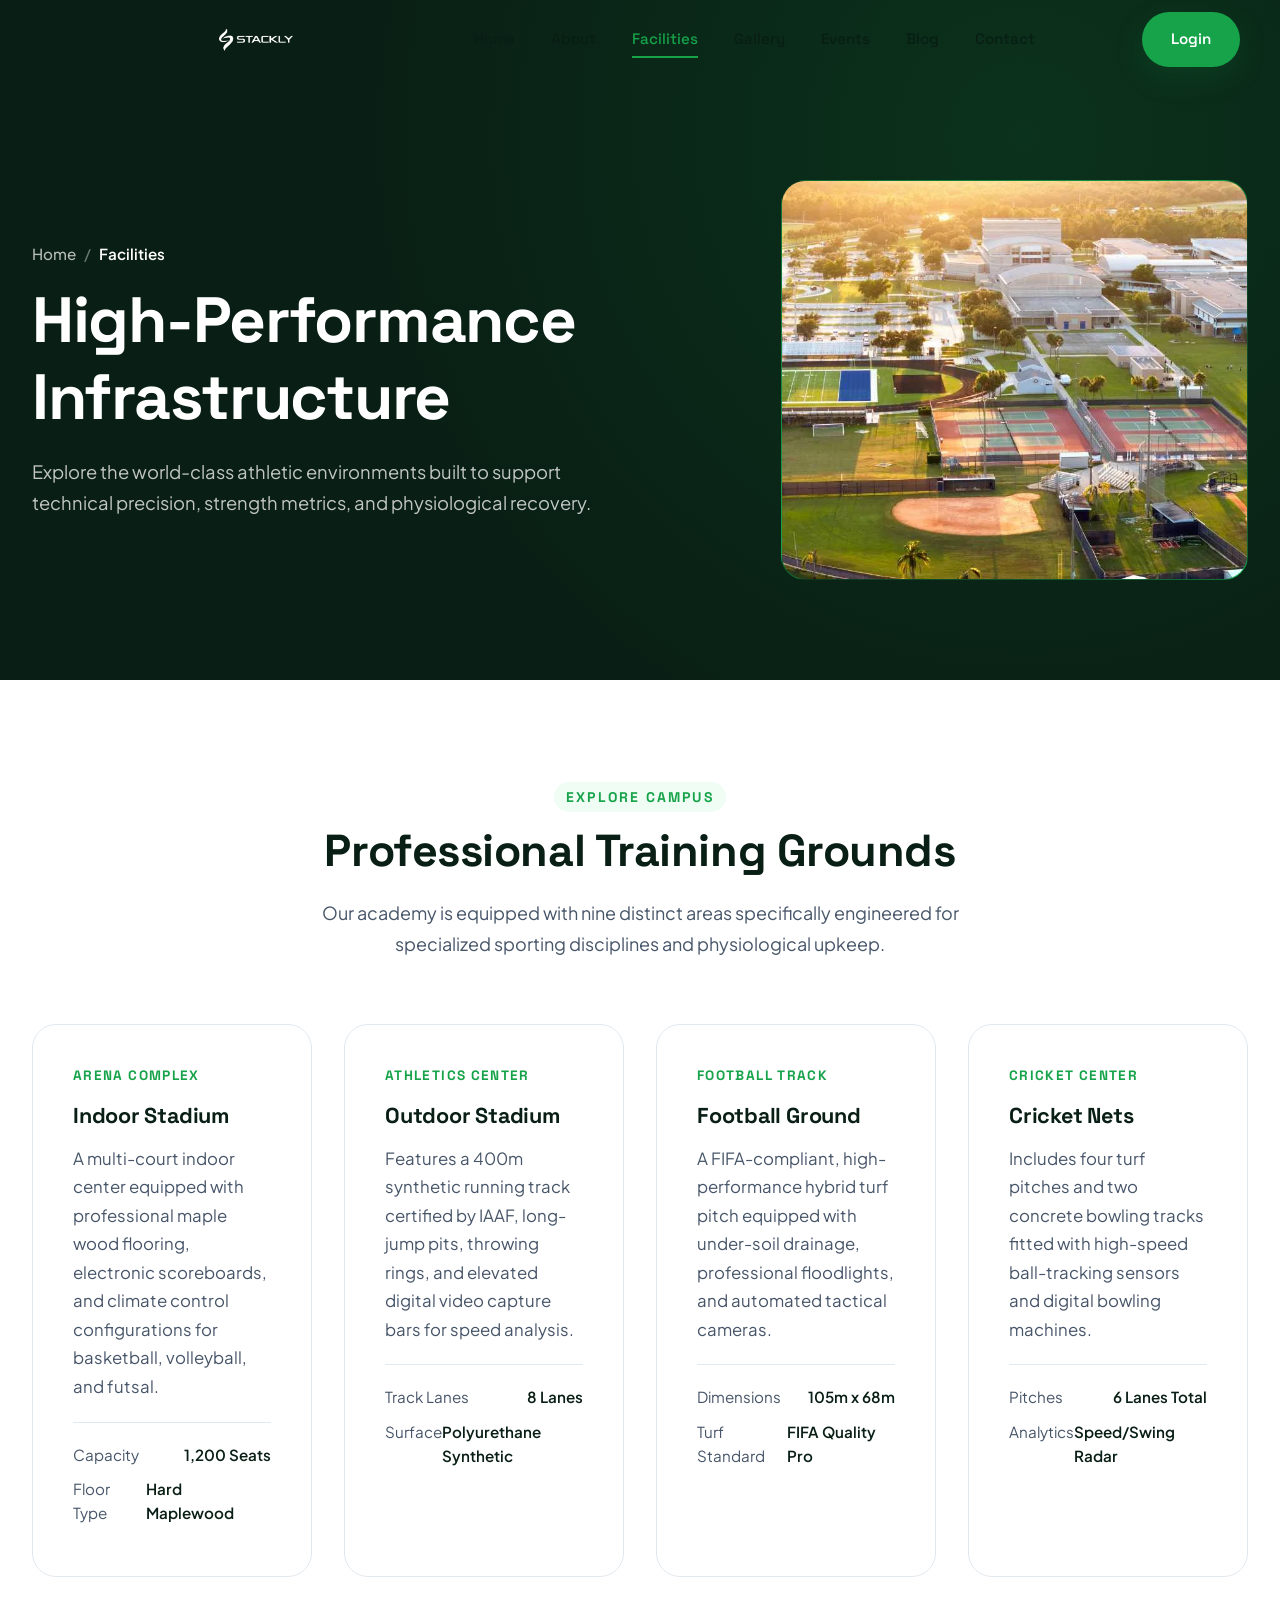
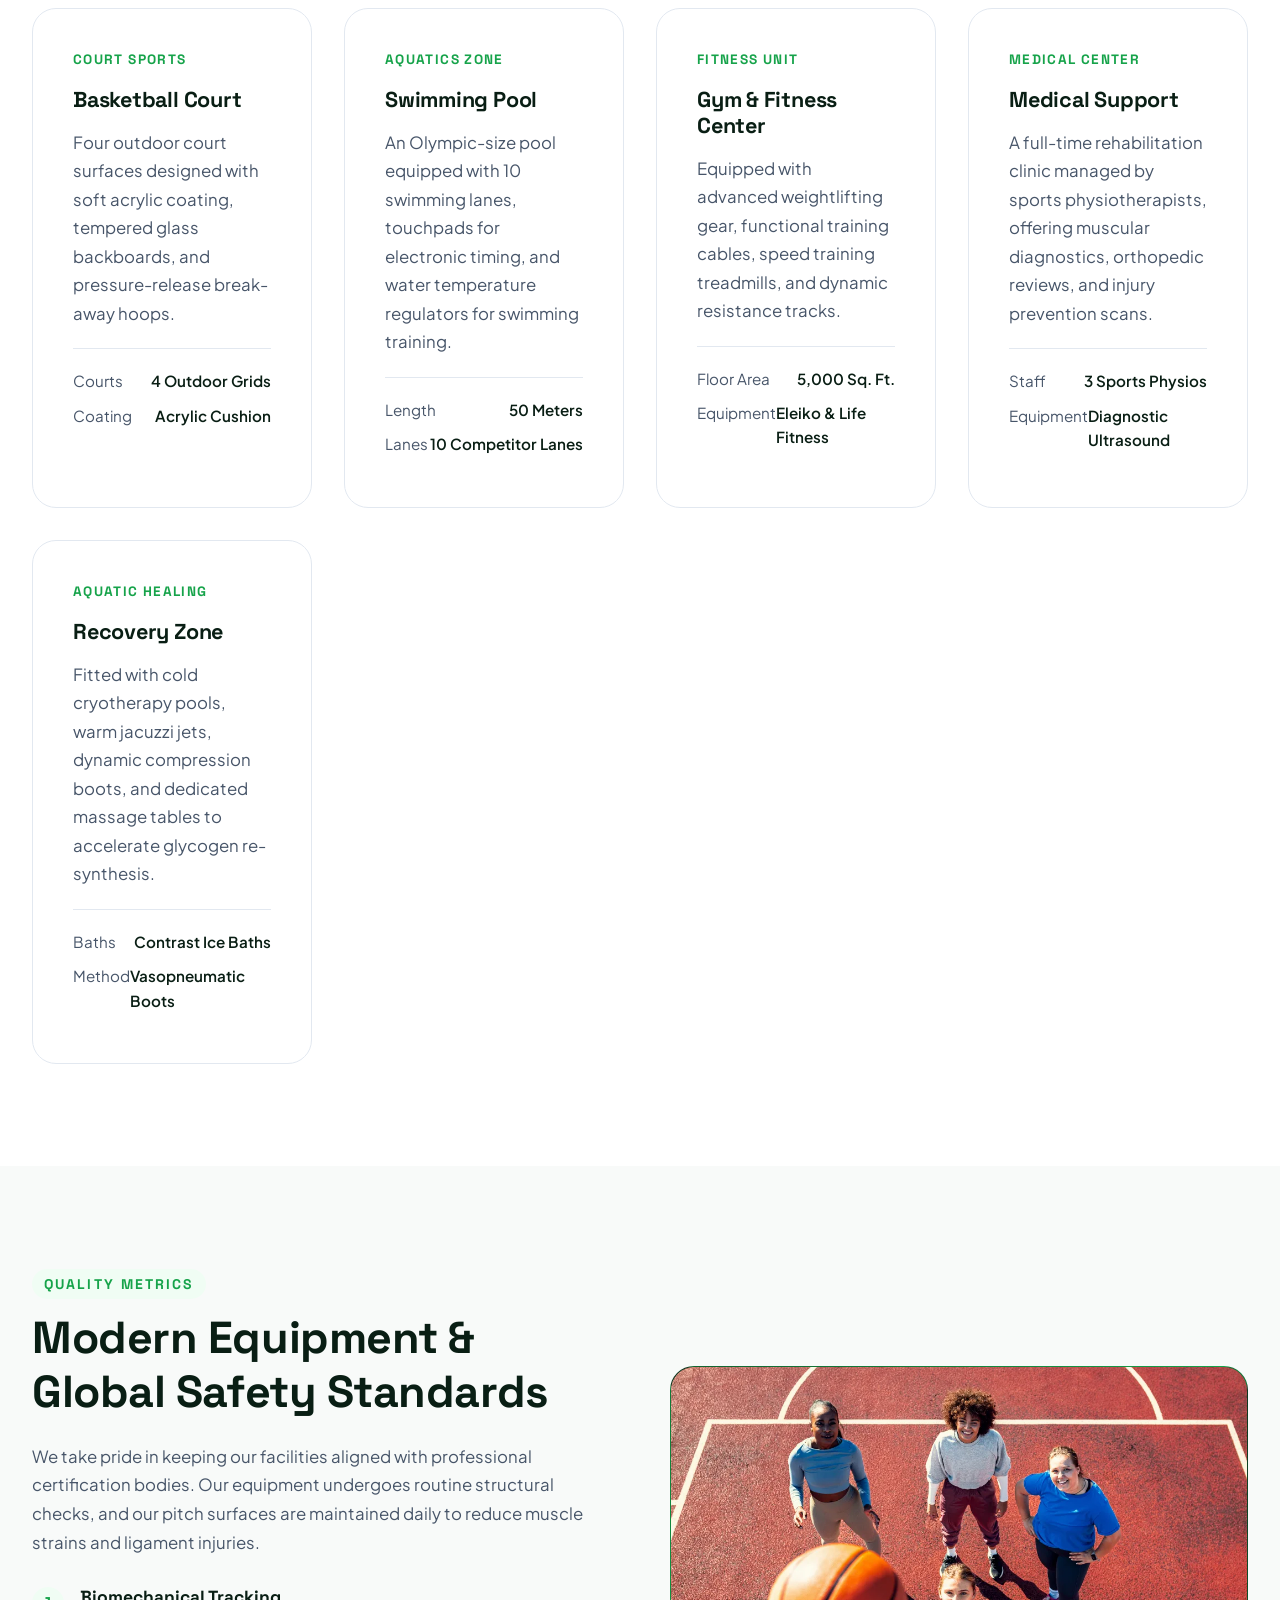
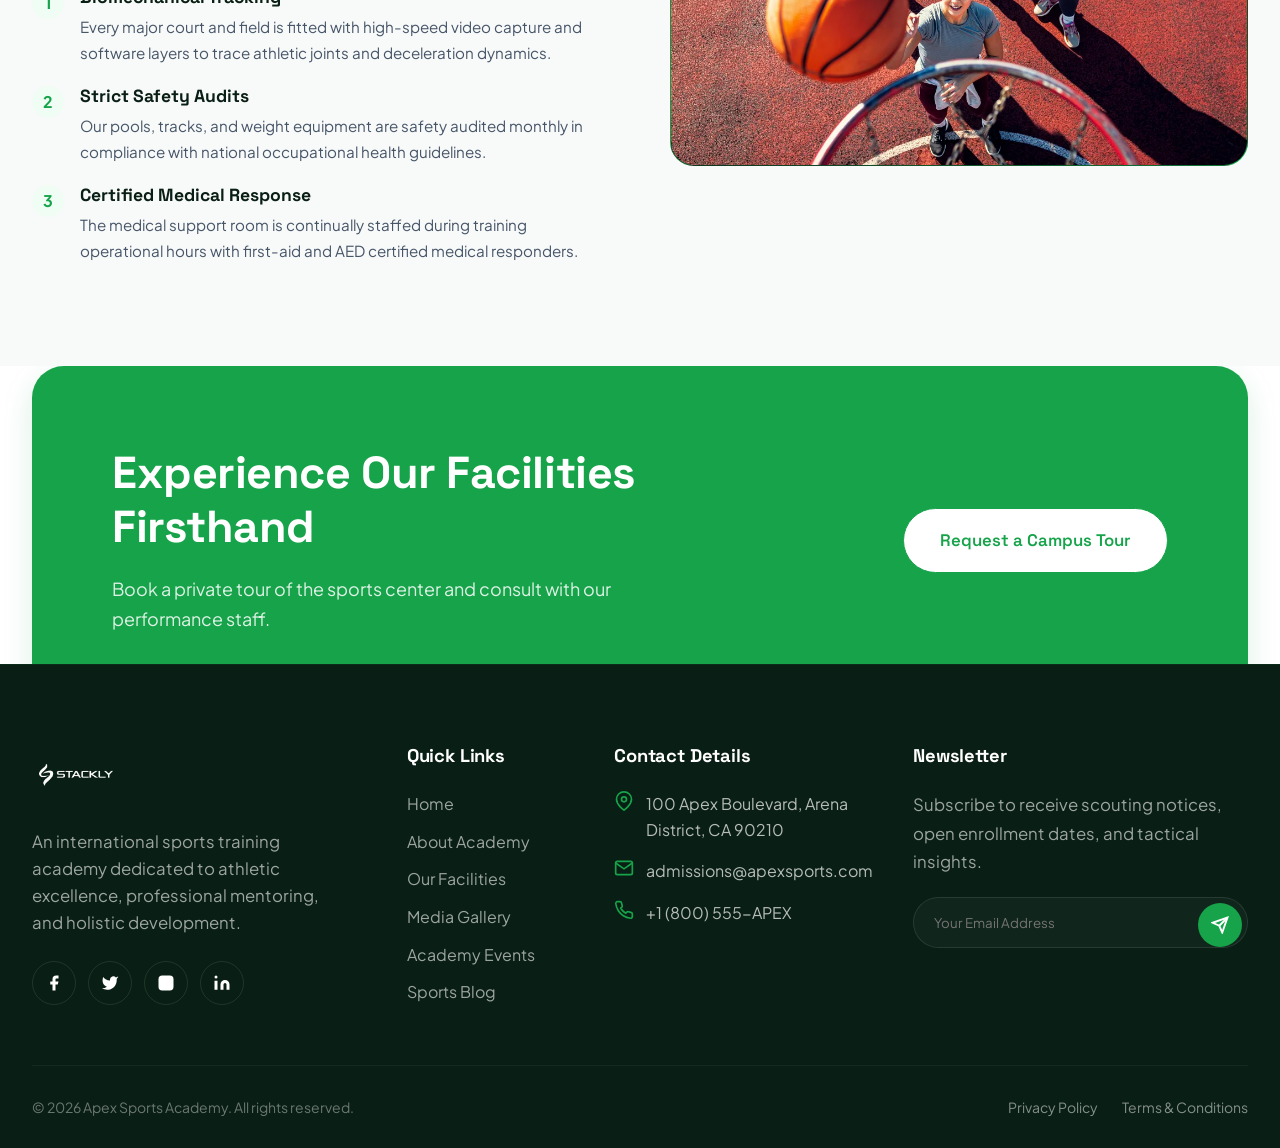
<file: facilities.html>
<!DOCTYPE html>
<html lang="en">

<head>
  <meta charset="UTF-8">
  <meta name="viewport" content="width=device-width, initial-scale=1.0">
  <title>Our Facilities </title>
  <meta name="description"
    content="Tour the world-class athletic facilities at Apex Sports Academy. Discover our indoor stadium, football ground, cricket nets, swimming pools, recovery clinics and fitness gyms.">

  <!-- CSS Stylesheets -->
  <link rel="stylesheet" href="assets/css/variables.css">
  <link rel="stylesheet" href="assets/css/main.css">
  <link rel="stylesheet" href="assets/css/components.css">
  <link rel="stylesheet" href="assets/css/animations.css">
  <link rel="stylesheet" href="assets/css/pages.css">
</head>

<body>

  <!-- Scroll Progress Indicator -->
  <div class="scroll-progress-container">
    <div class="scroll-progress-bar"></div>
  </div>

  <!-- Custom Page Preloader -->
  <div id="loader-overlay">
    <div class="loader-card">
      <div class="loader-ring-wrapper">
        <div class="loader-glow"></div>
        <div class="loader-circle"></div>
        <img src="assets/logo.webp" alt="Apex Logo" class="loader-logo">
        <div class="particle p1"></div>
        <div class="particle p2"></div>
        <div class="particle p3"></div>
        <div class="particle p4"></div>
      </div>
      <h2 class="loader-title">Sports Academy</h2>
      <div class="loader-text-wrapper">
        <span class="loader-message">Preparing Your Experience</span>
        <span class="loader-dots"><span>.</span><span>.</span><span>.</span></span>
      </div>
    </div>
  </div>

  <!-- Sticky Navbar Header -->
  <header class="main-header">
    <div class="container nav-container">
      <a href="index.html" class="brand-logo">
        <a href="index.html" class="logo-link">
          <img src="assets/logo.webp" alt="IT Logo" class="site-logo">
        </a>

        <nav class="nav-menu">
          <a href="index.html" class="nav-link">Home</a>
          <a href="about.html" class="nav-link">About</a>
          <a href="facilities.html" class="nav-link active">Facilities</a>
          <a href="gallery.html" class="nav-link">Gallery</a>
          <a href="events.html" class="nav-link">Events</a>
          <a href="blog.html" class="nav-link">Blog</a>
          <a href="contact.html" class="nav-link">Contact</a>
        </nav>
        <div class="header-actions">
          <a href="#" class="btn btn-primary login-trigger">Login</a>
          <button class="mobile-nav-toggle" aria-label="Toggle Navigation">
            <span></span>
            <span></span>
            <span></span>
          </button>
        </div>
    </div>
  </header>

  <!-- Mobile Drawer Menu -->
  <div class="mobile-drawer-overlay"></div>
  <div class="mobile-drawer">
    <div class="mobile-drawer-logo-section">
      <a href="index.html" class="mobile-drawer-logo-link">
        <img src="assets/logo2.webp" alt="Sports Academy Logo" class="mobile-drawer-logo">
      </a>
    </div>
    <nav class="mobile-nav-links">
      <a href="index.html" class="mobile-nav-link">
        <svg viewBox="0 0 24 24" width="18" height="18" fill="none" stroke="currentColor" stroke-width="2"
          stroke-linecap="round" stroke-linejoin="round">
          <path d="m3 9 9-7 9 7v11a2 2 0 0 1-2 2H5a2 2 0 0 1-2-2z" />
          <polyline points="9 22 9 12 15 12 15 22" />
        </svg>
        <span>Home</span>
      </a>
      <a href="about.html" class="mobile-nav-link">
        <svg viewBox="0 0 24 24" width="18" height="18" fill="none" stroke="currentColor" stroke-width="2"
          stroke-linecap="round" stroke-linejoin="round">
          <circle cx="12" cy="12" r="10" />
          <path d="M12 16v-4" />
          <path d="M12 8h.01" />
        </svg>
        <span>About</span>
      </a>
      <a href="facilities.html" class="mobile-nav-link active">
        <svg viewBox="0 0 24 24" width="18" height="18" fill="none" stroke="currentColor" stroke-width="2"
          stroke-linecap="round" stroke-linejoin="round">
          <rect x="3" y="3" width="18" height="18" rx="2" />
          <path d="M9 3v18" />
          <path d="M15 3v18" />
          <path d="M3 9h18" />
          <path d="M3 15h18" />
        </svg>
        <span>Facilities</span>
      </a>
      <a href="gallery.html" class="mobile-nav-link">
        <svg viewBox="0 0 24 24" width="18" height="18" fill="none" stroke="currentColor" stroke-width="2"
          stroke-linecap="round" stroke-linejoin="round">
          <rect x="3" y="3" width="18" height="18" rx="2" ry="2" />
          <circle cx="9" cy="9" r="2" />
          <path d="m21 15-3.086-3.086a2 2 0 0 0-2.828 0L6 21" />
        </svg>
        <span>Gallery</span>
      </a>
      <a href="events.html" class="mobile-nav-link">
        <svg viewBox="0 0 24 24" width="18" height="18" fill="none" stroke="currentColor" stroke-width="2"
          stroke-linecap="round" stroke-linejoin="round">
          <rect x="3" y="4" width="18" height="18" rx="2" ry="2" />
          <line x1="16" y1="2" x2="16" y2="6" />
          <line x1="8" y1="2" x2="8" y2="6" />
          <line x1="3" y1="10" x2="21" y2="10" />
        </svg>
        <span>Events</span>
      </a>
      <a href="blog.html" class="mobile-nav-link">
        <svg viewBox="0 0 24 24" width="18" height="18" fill="none" stroke="currentColor" stroke-width="2"
          stroke-linecap="round" stroke-linejoin="round">
          <path d="M4 19.5v-15A2.5 2.5 0 0 1 6.5 2H20v20H6.5a2.5 2.5 0 0 1-2.5-2.5Z" />
          <path d="M6 6h10" />
          <path d="M6 10h10" />
        </svg>
        <span>Blog</span>
      </a>
      <a href="contact.html" class="mobile-nav-link">
        <svg viewBox="0 0 24 24" width="18" height="18" fill="none" stroke="currentColor" stroke-width="2"
          stroke-linecap="round" stroke-linejoin="round">
          <path
            d="M22 16.92v3a2 2 0 0 1-2.18 2 19.79 19.79 0 0 1-8.63-3.07 19.5 19.5 0 0 1-6-6 19.79 19.79 0 0 1-3.07-8.67A2 2 0 0 1 4.11 2h3a2 2 0 0 1 2 1.72 12.84 12.84 0 0 0 .7 2.81 2 2 0 0 1-.45 2.11L8.09 9.91a16 16 0 0 0 6 6l1.27-1.27a2 2 0 0 1 2.11-.45 12.84 12.84 0 0 0 2.81.7A2 2 0 0 1 22 16.92z" />
        </svg>
        <span>Contact</span>
      </a>
    </nav>
    <div class="mobile-drawer-btn-wrapper">
      <a href="#" class="btn btn-primary login-trigger">Login Portal</a>
    </div>
    <div class="mobile-drawer-contact-info">
      <div class="mobile-drawer-contact-title">📞 Contact Us</div>
      <a href="tel:+919865755478" class="mobile-drawer-contact-link">
        <svg viewBox="0 0 24 24" width="14" height="14" fill="none" stroke="currentColor" stroke-width="2.5"
          stroke-linecap="round" stroke-linejoin="round">
          <path
            d="M22 16.92v3a2 2 0 0 1-2.18 2 19.79 19.79 0 0 1-8.63-3.07 19.5 19.5 0 0 1-6-6 19.79 19.79 0 0 1-3.07-8.67A2 2 0 0 1 4.11 2h3a2 2 0 0 1 2 1.72 12.84 12.84 0 0 0 .7 2.81 2 2 0 0 1-.45 2.11L8.09 9.91a16 16 0 0 0 6 6l1.27-1.27a2 2 0 0 1 2.11-.45 12.84 12.84 0 0 0 2.81.7A2 2 0 0 1 22 16.92z" />
        </svg>
        <span>+91 98657-55478</span>
      </a>
    </div>
  </div>

  <main class="page-transitioning">
    <!-- Page Hero Section -->
    <section class="page-hero">
      <div class="container">
        <div class="page-hero-grid">
          <div class="page-hero-content reveal fade-right">
            <nav class="breadcrumb-nav">
              <a href="index.html">Home</a>
              <span class="separator">/</span>
              <span class="current">Facilities</span>
            </nav>
            <h1 class="page-hero-title">High-Performance Infrastructure</h1>
            <p class="page-hero-desc">Explore the world-class athletic environments built to support technical
              precision, strength metrics, and physiological recovery.</p>
          </div>
          <div class="page-hero-visual reveal fade-left delay-2">
            <!-- Image Placeholder 3: Facilities Image -->
            <div class="img-placeholder facilities-placeholder">
              <img src="assets/f1 (1).webp" alt="Arena Complex Campus Layout" loading="eager">
            </div>
          </div>
        </div>
      </div>
    </section>

    <!-- Facilities Detailed Showcase Section -->
    <section class="facilities-showcase">
      <div class="container">
        <div class="section-header center reveal fade-up">
          <span class="section-tag">Explore Campus</span>
          <h2 class="section-title">Professional Training Grounds</h2>
          <p class="section-desc">Our academy is equipped with nine distinct areas specifically engineered for
            specialized sporting disciplines and physiological upkeep.</p>
        </div>

        <div class="grid grid-3">
          <!-- Area 1 -->
          <div class="facility-showcase-card card-lift reveal fade-up delay-1">
            <span class="facility-label">Arena Complex</span>
            <h3 class="facility-title">Indoor Stadium</h3>
            <p>A multi-court indoor center equipped with professional maple wood flooring, electronic scoreboards, and
              climate control configurations for basketball, volleyball, and futsal.</p>
            <div class="facility-details">
              <div class="facility-detail-item"><span>Capacity</span><span>1,200 Seats</span></div>
              <div class="facility-detail-item"><span>Floor Type</span><span>Hard Maplewood</span></div>
            </div>
          </div>

          <!-- Area 2 -->
          <div class="facility-showcase-card card-lift reveal fade-up delay-2">
            <span class="facility-label">Athletics Center</span>
            <h3 class="facility-title">Outdoor Stadium</h3>
            <p>Features a 400m synthetic running track certified by IAAF, long-jump pits, throwing rings, and elevated
              digital video capture bars for speed analysis.</p>
            <div class="facility-details">
              <div class="facility-detail-item"><span>Track Lanes</span><span>8 Lanes</span></div>
              <div class="facility-detail-item"><span>Surface</span><span>Polyurethane Synthetic</span></div>
            </div>
          </div>

          <!-- Area 3 -->
          <div class="facility-showcase-card card-lift reveal fade-up delay-3">
            <span class="facility-label">Football Track</span>
            <h3 class="facility-title">Football Ground</h3>
            <p>A FIFA-compliant, high-performance hybrid turf pitch equipped with under-soil drainage, professional
              floodlights, and automated tactical cameras.</p>
            <div class="facility-details">
              <div class="facility-detail-item"><span>Dimensions</span><span>105m x 68m</span></div>
              <div class="facility-detail-item"><span>Turf Standard</span><span>FIFA Quality Pro</span></div>
            </div>
          </div>

          <!-- Area 4 -->
          <div class="facility-showcase-card card-lift reveal fade-up delay-1">
            <span class="facility-label">Cricket Center</span>
            <h3 class="facility-title">Cricket Nets</h3>
            <p>Includes four turf pitches and two concrete bowling tracks fitted with high-speed ball-tracking sensors
              and digital bowling machines.</p>
            <div class="facility-details">
              <div class="facility-detail-item"><span>Pitches</span><span>6 Lanes Total</span></div>
              <div class="facility-detail-item"><span>Analytics</span><span>Speed/Swing Radar</span></div>
            </div>
          </div>

          <!-- Area 5 -->
          <div class="facility-showcase-card card-lift reveal fade-up delay-2">
            <span class="facility-label">Court Sports</span>
            <h3 class="facility-title">Basketball Court</h3>
            <p>Four outdoor court surfaces designed with soft acrylic coating, tempered glass backboards, and
              pressure-release break-away hoops.</p>
            <div class="facility-details">
              <div class="facility-detail-item"><span>Courts</span><span>4 Outdoor Grids</span></div>
              <div class="facility-detail-item"><span>Coating</span><span>Acrylic Cushion</span></div>
            </div>
          </div>

          <!-- Area 6 -->
          <div class="facility-showcase-card card-lift reveal fade-up delay-3">
            <span class="facility-label">Aquatics Zone</span>
            <h3 class="facility-title">Swimming Pool</h3>
            <p>An Olympic-size pool equipped with 10 swimming lanes, touchpads for electronic timing, and water
              temperature regulators for swimming training.</p>
            <div class="facility-details">
              <div class="facility-detail-item"><span>Length</span><span>50 Meters</span></div>
              <div class="facility-detail-item"><span>Lanes</span><span>10 Competitor Lanes</span></div>
            </div>
          </div>

          <!-- Area 7 -->
          <div class="facility-showcase-card card-lift reveal fade-up delay-1">
            <span class="facility-label">Fitness Unit</span>
            <h3 class="facility-title">Gym &amp; Fitness Center</h3>
            <p>Equipped with advanced weightlifting gear, functional training cables, speed training treadmills, and
              dynamic resistance tracks.</p>
            <div class="facility-details">
              <div class="facility-detail-item"><span>Floor Area</span><span>5,000 Sq. Ft.</span></div>
              <div class="facility-detail-item"><span>Equipment</span><span>Eleiko &amp; Life Fitness</span></div>
            </div>
          </div>

          <!-- Area 8 -->
          <div class="facility-showcase-card card-lift reveal fade-up delay-2">
            <span class="facility-label">Medical Center</span>
            <h3 class="facility-title">Medical Support</h3>
            <p>A full-time rehabilitation clinic managed by sports physiotherapists, offering muscular diagnostics,
              orthopedic reviews, and injury prevention scans.</p>
            <div class="facility-details">
              <div class="facility-detail-item"><span>Staff</span><span>3 Sports Physios</span></div>
              <div class="facility-detail-item"><span>Equipment</span><span>Diagnostic Ultrasound</span></div>
            </div>
          </div>

          <!-- Area 9 -->
          <div class="facility-showcase-card card-lift reveal fade-up delay-3">
            <span class="facility-label">Aquatic Healing</span>
            <h3 class="facility-title">Recovery Zone</h3>
            <p>Fitted with cold cryotherapy pools, warm jacuzzi jets, dynamic compression boots, and dedicated massage
              tables to accelerate glycogen re-synthesis.</p>
            <div class="facility-details">
              <div class="facility-detail-item"><span>Baths</span><span>Contrast Ice Baths</span></div>
              <div class="facility-detail-item"><span>Method</span><span>Vasopneumatic Boots</span></div>
            </div>
          </div>
        </div>
      </div>
    </section>

    <!-- Equipment & Safety Section -->
    <section class="equipment-standards-section" style="background-color: var(--color-gray-light);">
      <div class="container">
        <div class="grid grid-2" style="align-items: center; gap: 60px;">
          <div class="equipment-content reveal fade-right">
            <span class="section-tag">Quality Metrics</span>
            <h2 style="margin-bottom: 24px;">Modern Equipment &amp; Global Safety Standards</h2>
            <p style="margin-bottom: 20px;">We take pride in keeping our facilities aligned with professional
              certification bodies. Our equipment undergoes routine structural checks, and our pitch surfaces are
              maintained daily to reduce muscle strains and ligament injuries.</p>

            <div style="display: flex; flex-direction: column; gap: 20px; margin-top: 30px;">
              <div style="display: flex; gap: 16px; align-items: flex-start;">
                <div
                  style="width: 32px; height: 32px; border-radius: 50%; background-color: var(--color-sports-green-tint); color: var(--color-sports-green); display: flex; align-items: center; justify-content: center; flex-shrink: 0; font-weight: 700;">
                  1</div>
                <div>
                  <h4 style="font-size: 1.1rem; margin-bottom: 6px;">Biomechanical Tracking</h4>
                  <p style="font-size: 0.95rem;">Every major court and field is fitted with high-speed video capture and
                    software layers to trace athletic joints and deceleration dynamics.</p>
                </div>
              </div>
              <div style="display: flex; gap: 16px; align-items: flex-start;">
                <div
                  style="width: 32px; height: 32px; border-radius: 50%; background-color: var(--color-sports-green-tint); color: var(--color-sports-green); display: flex; align-items: center; justify-content: center; flex-shrink: 0; font-weight: 700;">
                  2</div>
                <div>
                  <h4 style="font-size: 1.1rem; margin-bottom: 6px;">Strict Safety Audits</h4>
                  <p style="font-size: 0.95rem;">Our pools, tracks, and weight equipment are safety audited monthly in
                    compliance with national occupational health guidelines.</p>
                </div>
              </div>
              <div style="display: flex; gap: 16px; align-items: flex-start;">
                <div
                  style="width: 32px; height: 32px; border-radius: 50%; background-color: var(--color-sports-green-tint); color: var(--color-sports-green); display: flex; align-items: center; justify-content: center; flex-shrink: 0; font-weight: 700;">
                  3</div>
                <div>
                  <h4 style="font-size: 1.1rem; margin-bottom: 6px;">Certified Medical Response</h4>
                  <p style="font-size: 0.95rem;">The medical support room is continually staffed during training
                    operational hours with first-aid and AED certified medical responders.</p>
                </div>
              </div>
            </div>
          </div>
          <div class="equipment-visual reveal fade-left delay-2">
            <!-- Reusing Facilities Image Placeholder -->
            <div class="img-placeholder facilities-placeholder" style="min-height: 400px;">
              <img src="assets/f1 (2).webp" alt="Cryotherapy & Recovery Labs" loading="lazy">
            </div>
          </div>
        </div>
      </div>
    </section>

    <!-- Page Footer CTA Banner -->
    <section class="cta-section-wrapper">
      <div class="container">
        <div class="final-cta-banner reveal zoom-reveal">
          <div class="final-cta-grid">
            <div>
              <h2 class="final-cta-title">Experience Our Facilities Firsthand</h2>
              <p class="final-cta-desc">Book a private tour of the sports center and consult with our performance
                staff.</p>
            </div>
            <div class="final-cta-actions">
              <!-- Image Placeholder 5: CTA Image (used inside final CTA card visually) -->
              <div class="img-placeholder cta-placeholder" style="display: none;"></div>
              <a href="contact.html" class="btn btn-secondary"
                style="font-size: 1.05rem; padding: 18px 36px; background-color: var(--color-white); color: var(--color-sports-green);">Request
                a Campus Tour</a>
            </div>
          </div>
        </div>
      </div>
    </section>
  </main>

  <!-- Global Footer -->
  <footer class="main-footer">
    <div class="container">
      <div class="footer-top">
        <div class="footer-brand">
          <a href="index.html" class="brand-logo">
            <img src="assets/logo.webp" alt="IT Logo" class="site-logo">
          </a>
          <p>An international sports training academy dedicated to athletic excellence, professional mentoring, and
            holistic development.</p>
          <div class="social-links">
            <a href="#" class="social-icon" aria-label="Facebook">
              <svg viewBox="0 0 24 24">
                <path d="M18 2h-3a5 5 0 0 0-5 5v3H7v4h3v8h4v-8h3l1-4h-4V7a1 1 0 0 1 1-1h3z" />
              </svg>
            </a>
            <a href="#" class="social-icon" aria-label="Twitter">
              <svg viewBox="0 0 24 24">
                <path
                  d="M23 3a10.9 10.9 0 0 1-3.14 1.53 4.48 4.48 0 0 0-7.86 3v1A10.66 10.66 0 0 1 3 4s-4 9 5 13a11.64 11.64 0 0 1-7 2c9 5 20 0 20-11.5a4.5 4.5 0 0 0-.08-.83A7.72 7.72 0 0 0 23 3z" />
              </svg>
            </a>
            <a href="#" class="social-icon" aria-label="Instagram">
              <svg viewBox="0 0 24 24">
                <rect x="2" y="2" width="20" height="20" rx="5" ry="5" />
                <path d="M16 11.37A4 4 0 1 1 12.63 8 4 4 0 0 1 16 11.37z" />
                <line x1="17.5" y1="6.5" x2="17.51" y2="6.5" />
              </svg>
            </a>
            <a href="#" class="social-icon" aria-label="LinkedIn">
              <svg viewBox="0 0 24 24">
                <path d="M16 8a6 6 0 0 1 6 6v7h-4v-7a2 2 0 0 0-2-2 2 2 0 0 0-2 2v7h-4v-7a6 6 0 0 1 6-6z" />
                <rect x="2" y="9" width="4" height="12" />
                <circle cx="4" cy="4" r="2" />
              </svg>
            </a>
          </div>
        </div>
        <div>
          <h3 class="footer-title">Quick Links</h3>
          <ul class="footer-links">
            <li><a href="index.html" class="footer-link">Home</a></li>
            <li><a href="about.html" class="footer-link">About Academy</a></li>
            <li><a href="facilities.html" class="footer-link">Our Facilities</a></li>
            <li><a href="gallery.html" class="footer-link">Media Gallery</a></li>
            <li><a href="events.html" class="footer-link">Academy Events</a></li>
            <li><a href="blog.html" class="footer-link">Sports Blog</a></li>
          </ul>
        </div>
        <div>
          <h3 class="footer-title">Contact Details</h3>
          <ul class="footer-contact-list">
            <li class="footer-contact-item">
              <svg viewBox="0 0 24 24">
                <path d="M21 10c0 7-9 13-9 13s-9-6-9-13a9 9 0 0 1 18 0z" />
                <circle cx="12" cy="10" r="3" />
              </svg>
              <span>100 Apex Boulevard, Arena District, CA 90210</span>
            </li>
            <li class="footer-contact-item">
              <svg viewBox="0 0 24 24">
                <path d="M4 4h16c1.1 0 2 .9 2 2v12c0 1.1-.9 2-2 2H4c-1.1 0-2-.9-2-2V6c0-1.1.9-2 2-2z" />
                <polyline points="22,6 12,13 2,6" />
              </svg>
              <span>admissions@apexsports.com</span>
            </li>
            <li class="footer-contact-item">
              <svg viewBox="0 0 24 24">
                <path
                  d="M22 16.92v3a2 2 0 0 1-2.18 2 19.79 19.79 0 0 1-8.63-3.07 19.5 19.5 0 0 1-6-6 19.79 19.79 0 0 1-3.07-8.67A2 2 0 0 1 4.11 2h3a2 2 0 0 1 2 1.72 12.84 12.84 0 0 0 .7 2.81 2 2 0 0 1-.45 2.11L8.09 9.91a16 16 0 0 0 6 6l1.27-1.27a2 2 0 0 1 2.11-.45 12.84 12.84 0 0 0 2.81.7A2 2 0 0 1 22 16.92z" />
              </svg>
              <span>+1 (800) 555-APEX</span>
            </li>
          </ul>
        </div>
        <div class="footer-newsletter">
          <h3 class="footer-title">Newsletter</h3>
          <p>Subscribe to receive scouting notices, open enrollment dates, and tactical insights.</p>
          <form class="newsletter-form"
            onsubmit="event.preventDefault(); alert('Subscribed successfully!'); this.reset();">
            <input type="email" placeholder="Your Email Address" class="newsletter-input" required
              aria-label="Email Address">
            <button type="submit" class="newsletter-btn" aria-label="Subscribe">
              <svg viewBox="0 0 24 24">
                <line x1="22" y1="2" x2="11" y2="13" />
                <polygon points="22 2 15 22 11 13 2 9 22 2" />
              </svg>
            </button>
          </form>
        </div>
      </div>
      <div class="footer-bottom">
        <span class="copyright">&copy; <span id="copyright-year">2026</span> Apex Sports Academy. All rights
          reserved.</span>
        <div class="footer-bottom-links">
          <a href="#" class="footer-bottom-link">Privacy Policy</a>
          <a href="#" class="footer-bottom-link">Terms &amp; Conditions</a>
        </div>
      </div>
    </div>
  </footer>

  <!-- Login Modal Dialog Overlay -->
  <div class="modal-overlay">
    <div class="modal-wrapper">
      <button class="modal-close-btn" aria-label="Close Portal Modal">
        <svg viewBox="0 0 24 24">
          <line x1="18" y1="6" x2="6" y2="18" />
          <line x1="6" y1="6" x2="18" y2="18" />
        </svg>
      </button>
      <div class="modal-form-content">
        <div class="modal-header">
          <h3 class="modal-title">Apex Sports Portal</h3>
          <p class="modal-subtitle">Select your account profile and enter your credentials</p>
        </div>
        <form id="login-form" novalidate>
          <div class="select-wrapper">
            <label class="select-label" for="login-role">Login As</label>
            <select class="custom-select" id="login-role">
              <option value="Player">Player Login</option>
              <option value="Admin">Admin Login</option>
            </select>
          </div>
          <div class="input-group">
            <input type="email" id="modal-email" class="floating-input" placeholder=" " required autocomplete="email">
            <label for="modal-email" class="floating-label">Email Address</label>
          </div>
          <div class="input-group">
            <input type="password" id="modal-password" class="floating-input" placeholder=" " required
              autocomplete="current-password">
            <label for="modal-password" class="floating-label">Password</label>
          </div>
          <div class="input-group">
            <input type="password" id="modal-confirm-password" class="floating-input" placeholder=" " required
              autocomplete="new-password">
            <label for="modal-confirm-password" class="floating-label">Confirm Password</label>
          </div>
          <div class="form-options">
            <label class="checkbox-label">
              <input type="checkbox" id="modal-remember">
              <span>Remember Me</span>
            </label>
            <a href="#" class="forgot-link">Forgot Password?</a>
          </div>
          <button type="submit" class="btn btn-primary modal-submit-btn">Login</button>
          <div class="modal-divider">OR</div>
          <p class="modal-footer-text">Don't have an account? <a href="#">Create Account</a></p>
        </form>
      </div>
    </div>
  </div>

  <!-- Back to Top Button -->
  <button class="back-to-top" aria-label="Scroll Back To Top">
    <svg viewBox="0 0 24 24">
      <polyline points="18 15 12 9 6 15" />
    </svg>
  </button>

  <!-- JavaScript Modules -->
  <script src="assets/js/main.js"></script>
  <script src="assets/js/modal.js"></script>
  <script src="assets/js/animations.js"></script>
  <script src="assets/js/carousel.js"></script>
</body>

</html>
</file>
<file: assets/css/variables.css>
/* ==========================================================================
   DESIGN SYSTEM VARIABLE DEFINITIONS (variables.css)
   ========================================================================== */

@import url('https://fonts.googleapis.com/css2?family=Plus+Jakarta+Sans:wght@300;400;500;600;700&family=Space+Grotesk:wght@400;500;600;700&display=swap');

:root {
  /* Brand Color Palette */
  --color-white: #ffffff;
  --color-sports-green: #16a34a;
  --color-sports-green-hover: #15803d;
  --color-sports-green-light: #22c55e;
  --color-sports-green-tint: #f0fdf4;
  --color-sports-green-alpha-10: rgba(22, 163, 74, 0.1);
  --color-sports-green-alpha-20: rgba(22, 163, 74, 0.2);
  --color-dark-slate: #091e14;
  --color-dark-slate-hover: #06150e;
  --color-dark-slate-alpha-5: rgba(9, 30, 20, 0.05);
  --color-dark-slate-alpha-50: rgba(9, 30, 20, 0.5);
  --color-gray-light: #f8faf9;
  --color-gray-border: #e2e8f0;
  --color-text-primary: #091e14;
  --color-text-secondary: #475569;
  --color-text-muted: #94a3b8;

  /* Typography */
  --font-family-headings: 'Space Grotesk', -apple-system, BlinkMacSystemFont, 'Segoe UI', Roboto, sans-serif;
  --font-family-body: 'Plus Jakarta Sans', -apple-system, BlinkMacSystemFont, 'Segoe UI', Roboto, sans-serif;

  /* Border Radius */
  --radius-sm: 8px;
  --radius-md: 16px;
  --radius-lg: 24px;
  --radius-xl: 32px;
  --radius-full: 9999px;

  /* Box Shadows (Soft, Premium, Non-glassmorphism) */
  --shadow-sm: 0 2px 8px rgba(9, 30, 20, 0.04);
  --shadow-md: 0 10px 30px rgba(9, 30, 20, 0.06);
  --shadow-lg: 0 20px 50px rgba(9, 30, 20, 0.09);
  --shadow-green: 0 10px 30px rgba(22, 163, 74, 0.15);

  /* Transitions (Apple-inspired easing curves) */
  --transition-fast: 0.25s cubic-bezier(0.25, 1, 0.5, 1);
  --transition-standard: 0.5s cubic-bezier(0.16, 1, 0.3, 1);
  --transition-slow: 0.8s cubic-bezier(0.16, 1, 0.3, 1);

  /* Container */
  --container-max-width: 1320px;
}
</file>
<file: assets/css/main.css>
/* ==========================================================================
   GLOBAL STYLES & LAYOUT SYSTEM (main.css)
   ========================================================================== */

@import url('variables.css');

/* CSS Reset & Core Styling */
*,
*::before,
*::after {
  margin: 0;
  padding: 0;
  box-sizing: border-box;
}

html {
  font-size: 16px;
  scroll-behavior: smooth;
  -webkit-tap-highlight-color: transparent;
}

body {
  font-family: var(--font-family-body);
  color: var(--color-text-primary);
  background-color: var(--color-white);
  line-height: 1.6;
  font-weight: 400;
  overflow-x: hidden;
  -webkit-font-smoothing: antialiased;
  -moz-osx-font-smoothing: grayscale;
}

/* Custom Scrollbar */
::-webkit-scrollbar {
  width: 8px;
}

::-webkit-scrollbar-track {
  background: var(--color-gray-light);
}

::-webkit-scrollbar-thumb {
  background: var(--color-sports-green-alpha-20);
  border-radius: var(--radius-full);
  border: 2px solid var(--color-gray-light);
  transition: var(--transition-fast);
}

::-webkit-scrollbar-thumb:hover {
  background: var(--color-sports-green);
}

/* Base Typography */
h1,
h2,
h3,
h4,
h5,
h6 {
  font-family: var(--font-family-headings);
  font-weight: 700;
  line-height: 1.2;
  color: var(--color-dark-slate);
}

h1 {
  font-size: clamp(2.5rem, 5vw, 4.5rem);
  letter-spacing: -0.02em;
}

h2 {
  font-size: clamp(2rem, 3.5vw, 3rem);
  letter-spacing: -0.01em;
}

h3 {
  font-size: clamp(1.5rem, 2.5vw, 2rem);
  letter-spacing: -0.01em;
}

h4 {
  font-size: clamp(1.25rem, 1.8vw, 1.5rem);
}

p {
  color: var(--color-text-secondary);
  font-size: 1.05rem;
  line-height: 1.7;
}

a {
  color: inherit;
  text-decoration: none;
  transition: var(--transition-fast);
}

img {
  max-width: 100%;
  height: auto;
  display: block;
}

ul,
ol {
  list-style: none;
}

/* Standard Section Layout */
section {
  padding: clamp(60px, 8vw, 120px) 0;
  position: relative;
  overflow: hidden;
}

/* Structure Containers */
.container {
  width: 100%;
  max-width: var(--container-max-width);
  margin-left: auto;
  margin-right: auto;
  padding-left: clamp(16px, 4vw, 32px);
  padding-right: clamp(16px, 4vw, 32px);
}

/* Grids & Alignment Utilities */
.grid {
  display: grid;
  gap: 32px;
}

.grid-2 {
  grid-template-columns: repeat(auto-fit, minmax(300px, 1fr));
}

.grid-3 {
  grid-template-columns: repeat(auto-fit, minmax(280px, 1fr));
}

.grid-4 {
  grid-template-columns: repeat(auto-fit, minmax(240px, 1fr));
}

.flex-center {
  display: flex;
  align-items: center;
  justify-content: center;
}

.flex-between {
  display: flex;
  align-items: center;
  justify-content: space-between;
}

/* Section Header Typography Components */
.section-header {
  max-width: 700px;
  margin-bottom: clamp(40px, 6vw, 64px);
}

.section-header.center {
  margin-left: auto;
  margin-right: auto;
  text-align: center;
}

.section-tag {
  display: inline-block;
  font-family: var(--font-family-headings);
  font-size: 0.875rem;
  font-weight: 700;
  text-transform: uppercase;
  color: var(--color-sports-green);
  letter-spacing: 0.15em;
  margin-bottom: 12px;
  padding: 4px 12px;
  background-color: var(--color-sports-green-tint);
  border-radius: var(--radius-full);
}

.section-title {
  margin-bottom: 20px;
}

.section-desc {
  color: var(--color-text-secondary);
  font-size: 1.125rem;
}

/* Premium Preloader Styling */
#loader-overlay {
  position: fixed;
  top: 0;
  left: 0;
  width: 100%;
  height: 100%;
  background: rgba(255, 255, 255, 0.9);
  backdrop-filter: blur(20px);
  -webkit-backdrop-filter: blur(20px);
  z-index: 99999;
  display: flex;
  justify-content: center;
  align-items: center;
  opacity: 1;
  visibility: visible;
  transition: opacity 0.5s cubic-bezier(0.25, 1, 0.5, 1), visibility 0.5s;
}

#loader-overlay.loaded {
  opacity: 0;
  visibility: hidden;
  pointer-events: none;
}

.loader-card {
  background: rgba(255, 255, 255, 0.85);
  border: 1px solid rgba(22, 163, 74, 0.15);
  border-radius: var(--radius-lg);
  padding: 40px;
  display: flex;
  flex-direction: column;
  align-items: center;
  box-shadow: 0 20px 40px rgba(9, 30, 20, 0.08);
  max-width: 360px;
  width: 90%;
  text-align: center;
}

.loader-ring-wrapper {
  position: relative;
  width: 120px;
  height: 120px;
  margin-bottom: 24px;
  display: flex;
  align-items: center;
  justify-content: center;
}

.loader-logo {
  width: 60px;
  height: auto;
  z-index: 2;
  animation: loaderPulse 2s ease-in-out infinite;
  filter: brightness(0);
}

.loader-circle {
  position: absolute;
  top: 0;
  left: 0;
  width: 100%;
  height: 100%;
  border: 3px solid rgba(22, 163, 74, 0.1);
  border-top: 3px solid var(--color-sports-green);
  border-radius: 50%;
  animation: loaderSpin 1.2s cubic-bezier(0.5, 0.1, 0.5, 0.9) infinite;
  z-index: 1;
}

.loader-glow {
  position: absolute;
  width: 100px;
  height: 100px;
  background: radial-gradient(circle, var(--color-sports-green-alpha-20) 0%, transparent 70%);
  border-radius: 50%;
  z-index: 0;
  animation: loaderGlowPulse 2s ease-in-out infinite;
}

.loader-title {
  font-family: var(--font-family-headings);
  font-size: 1.5rem;
  font-weight: 700;
  color: var(--color-dark-slate);
  margin-bottom: 8px;
  letter-spacing: -0.01em;
}

.loader-text-wrapper {
  display: flex;
  align-items: center;
  justify-content: center;
  gap: 2px;
  color: var(--color-text-secondary);
  font-size: 0.95rem;
  font-weight: 500;
}

.loader-dots span {
  display: inline-block;
  animation: loaderDots 1.4s infinite both;
  font-weight: 700;
}
.loader-dots span:nth-child(2) {
  animation-delay: .2s;
}
.loader-dots span:nth-child(3) {
  animation-delay: .4s;
}

/* Floating Particles */
.particle {
  position: absolute;
  width: 6px;
  height: 6px;
  background: var(--color-sports-green);
  border-radius: 50%;
  opacity: 0.6;
}

.p1 { top: 10px; left: 10px; animation: pFloat1 3s ease-in-out infinite; }
.p2 { top: 20px; right: 15px; animation: pFloat2 2.5s ease-in-out infinite; }
.p3 { bottom: 15px; left: 20px; animation: pFloat3 3.5s ease-in-out infinite; }
.p4 { bottom: 10px; right: 10px; animation: pFloat4 2.8s ease-in-out infinite; }

/* Animations */
@keyframes loaderSpin {
  0% { transform: rotate(0deg); }
  100% { transform: rotate(360deg); }
}

@keyframes loaderPulse {
  0%, 100% { transform: scale(1); }
  50% { transform: scale(1.08); }
}

@keyframes loaderGlowPulse {
  0%, 100% { transform: scale(0.9); opacity: 0.5; }
  50% { transform: scale(1.2); opacity: 0.9; }
}

@keyframes loaderDots {
  0% { opacity: .2; }
  20% { opacity: 1; }
  100% { opacity: .2; }
}

@keyframes pFloat1 {
  0%, 100% { transform: translate(0, 0) scale(1); }
  50% { transform: translate(-10px, -15px) scale(0.6); }
}
@keyframes pFloat2 {
  0%, 100% { transform: translate(0, 0) scale(1); }
  50% { transform: translate(12px, -8px) scale(0.7); }
}
@keyframes pFloat3 {
  0%, 100% { transform: translate(0, 0) scale(1); }
  50% { transform: translate(-8px, 12px) scale(0.8); }
}
@keyframes pFloat4 {
  0%, 100% { transform: translate(0, 0) scale(1); }
  50% { transform: translate(10px, 10px) scale(0.5); }
}

/* Scroll Progress Bar */
.scroll-progress-container {
  position: fixed;
  top: 0;
  left: 0;
  width: 100%;
  height: 4px;
  background: transparent;
  z-index: 10002;
}

.scroll-progress-bar {
  height: 100%;
  width: 0%;
  background: linear-gradient(90deg, var(--color-sports-green-light), var(--color-sports-green));
  transition: width 0.1s ease-out;
}

/* Back to Top Button */
.back-to-top {
  position: fixed;
  bottom: 30px;
  right: 30px;
  width: 50px;
  height: 50px;
  background-color: var(--color-white);
  border: 1px solid var(--color-sports-green-alpha-10);
  border-radius: var(--radius-full);
  cursor: pointer;
  box-shadow: var(--shadow-md);
  z-index: 99;
  opacity: 0;
  visibility: hidden;
  transform: translateY(20px);
  transition: opacity 0.4s var(--transition-standard),
    visibility 0.4s var(--transition-standard),
    transform 0.4s var(--transition-standard),
    background-color 0.3s ease,
    border-color 0.3s ease;
  display: flex;
  align-items: center;
  justify-content: center;
}

.back-to-top.show {
  opacity: 1;
  visibility: visible;
  transform: translateY(0);
}

.back-to-top:hover {
  background-color: var(--color-sports-green-tint);
  border-color: var(--color-sports-green);
}

.back-to-top svg {
  width: 20px;
  height: 20px;
  fill: none;
  stroke: var(--color-sports-green);
  stroke-width: 2.5;
  stroke-linecap: round;
  stroke-linejoin: round;
  transition: transform 0.3s var(--transition-standard);
}

.back-to-top:hover svg {
  transform: translateY(-4px);
}


/* Navbar Height Fix */
.navbar,
header,
.header,
.nav-container {
  height: 80px;
  min-height: 80px;
  padding: 0 40px;
  display: flex;
  align-items: center;
}

/* Logo */
.logo-link {
  display: flex;
  align-items: center;
  height: 100%;
}

.site-logo {
  width: 180px;
  /* தேவையான அளவு */
  height: auto;
  max-height: 60px;
  /* Navbar height-ஐ விட பெரியதாக வராது */
  object-fit: contain;
  display: block;
  transition: filter 0.4s ease;
}

.main-header.scrolled .site-logo {
  filter: brightness(0);
}

/* Mobile */
@media (max-width:768px) {

  .navbar,
  header,
  .header,
  .nav-container {
    height: 70px;
    min-height: 70px;
    padding: 0 20px;
  }

  .site-logo {
    width: 45px;
    max-height: 50px;
  }
}
</file>
<file: assets/css/components.css>
/* ==========================================================================
   PREMIUM COMPONENTS SYSTEM (components.css)
   ========================================================================== */

/* Navbar & Header */
.main-header {
  position: fixed;
  top: 0;
  left: 0;
  width: 100%;
  z-index: 1000;
  background-color: transparent;
  border-bottom: 1px solid transparent;
  transition: background-color var(--transition-standard),
    border-color var(--transition-standard),
    backdrop-filter var(--transition-standard),
    padding var(--transition-standard);
  padding: 24px 0;
}

.main-header.scrolled {
  background-color: rgba(255, 255, 255, 0.95);
  backdrop-filter: blur(10px);
  border-color: var(--color-sports-green-alpha-10);
  padding: 14px 0;
  box-shadow: var(--shadow-sm);
}

.nav-container {
  display: flex;
  justify-content: space-between;
  align-items: center;
}

.site-logo {
  width: 220px;
  height: auto;
  display: block;
  object-fit: contain;
}

/* Logo styling */
.brand-logo {
  display: flex;
  align-items: center;
  gap: 10px;
  font-family: var(--font-family-headings);
  font-size: 1.5rem;
  font-weight: 700;
  color: var(--color-dark-slate);
}

.brand-logo svg {
  width: 32px;
  height: 32px;
  fill: var(--color-sports-green);
  transition: transform var(--transition-standard);
}

.brand-logo:hover svg {
  transform: rotate(-15deg) scale(1.1);
}

.brand-logo span {
  color: var(--color-sports-green);
}

/* Nav Menu Links */
.nav-menu {
  display: flex;
  align-items: center;
  gap: 36px;
}

.nav-link {
  font-family: var(--font-family-headings);
  font-size: 0.95rem;
  font-weight: 500;
  color: var(--color-dark-slate);
  position: relative;
  padding: 6px 0;
}

.nav-link::after {
  content: '';
  position: absolute;
  bottom: 0;
  left: 0;
  width: 100%;
  height: 2px;
  background-color: var(--color-sports-green);
  transform: scaleX(0);
  transform-origin: right;
  transition: transform var(--transition-fast);
}

.nav-link:hover::after,
.nav-link.active::after {
  transform: scaleX(1);
  transform-origin: left;
}

.nav-link:hover,
.nav-link.active {
  color: var(--color-sports-green);
}

/* Header Buttons */
.header-actions {
  display: flex;
  align-items: center;
  gap: 16px;
}

/* Buttons System */
.btn {
  display: inline-flex;
  align-items: center;
  justify-content: center;
  font-family: var(--font-family-headings);
  font-size: 0.95rem;
  font-weight: 600;
  padding: 14px 28px;
  border-radius: var(--radius-full);
  border: 1px solid transparent;
  cursor: pointer;
  position: relative;
  overflow: hidden;
  transition: background-color var(--transition-fast),
    color var(--transition-fast),
    border-color var(--transition-fast),
    transform var(--transition-fast),
    box-shadow var(--transition-fast);
  z-index: 1;
}

.btn-primary {
  background-color: var(--color-sports-green);
  color: var(--color-white);
  box-shadow: var(--shadow-green);
}

.btn-primary:hover {
  background-color: var(--color-sports-green-hover);
  transform: translateY(-2px);
  box-shadow: 0 12px 35px rgba(22, 163, 74, 0.25);
}

.btn-secondary {
  background-color: var(--color-white);
  color: var(--color-sports-green);
  border-color: var(--color-sports-green);
}

.btn-secondary:hover {
  background-color: var(--color-sports-green-tint);
  transform: translateY(-2px);
}

.btn-outline-white {
  background-color: transparent;
  color: var(--color-white);
  border-color: rgba(255, 255, 255, 0.3);
}

.btn-outline-white:hover {
  background-color: var(--color-white);
  color: var(--color-sports-green);
  border-color: var(--color-white);
  transform: translateY(-2px);
}

/* Ripple effect container */
.ripple {
  position: absolute;
  border-radius: 50%;
  background: rgba(255, 255, 255, 0.4);
  transform: scale(0);
  animation: ripple-effect 0.6s linear;
  pointer-events: none;
}

@keyframes ripple-effect {
  to {
    transform: scale(4);
    opacity: 0;
  }
}

/* Mobile Nav Toggle Trigger */
.mobile-nav-toggle {
  display: none;
  background: none;
  border: none;
  cursor: pointer;
  position: relative;
  width: 24px;
  height: 18px;
  z-index: 1002;
}

.mobile-nav-toggle span {
  display: block;
  position: absolute;
  height: 2px;
  width: 100%;
  background: var(--color-dark-slate);
  border-radius: 9px;
  opacity: 1;
  left: 0;
  transform: rotate(0deg);
  transition: .25s ease-in-out;
}

.mobile-nav-toggle span:nth-child(1) {
  top: 0px;
}

.mobile-nav-toggle span:nth-child(2) {
  top: 8px;
}

.mobile-nav-toggle span:nth-child(3) {
  top: 16px;
}

.mobile-nav-toggle.open span:nth-child(1) {
  top: 8px;
  transform: rotate(135deg);
}

.mobile-nav-toggle.open span:nth-child(2) {
  opacity: 0;
  left: -60px;
}

.mobile-nav-toggle.open span:nth-child(3) {
  top: 8px;
  transform: rotate(-135deg);
}

/* Mobile Nav Menu Drawer */
.mobile-drawer {
  position: fixed;
  top: 0;
  right: -100%;
  width: min(400px, 100%);
  height: 100vh;
  background-color: var(--color-white);
  z-index: 1001;
  padding: 100px 40px 40px;
  display: flex;
  flex-direction: column;
  box-shadow: var(--shadow-lg);
  transition: right var(--transition-standard);
}

.mobile-drawer.open {
  right: 0;
}

.mobile-drawer-overlay {
  position: fixed;
  top: 0;
  left: 0;
  width: 100%;
  height: 100%;
  background-color: rgba(9, 30, 20, 0.4);
  z-index: 1000;
  opacity: 0;
  visibility: hidden;
  transition: opacity var(--transition-standard), visibility var(--transition-standard);
}

.mobile-drawer-overlay.open {
  opacity: 1;
  visibility: visible;
}

.mobile-nav-links {
  display: flex;
  flex-direction: column;
  gap: 24px;
  margin-bottom: auto;
}

.mobile-nav-link {
  font-family: var(--font-family-headings);
  font-size: 1.5rem;
  font-weight: 600;
  color: var(--color-dark-slate);
}

.mobile-nav-link:hover,
.mobile-nav-link.active {
  color: var(--color-sports-green);
}

.mobile-drawer .btn {
  width: 100%;
}


@media (max-width:991px) {

  .mobile-drawer {
    position: fixed;
    top: 0;
    right: -100%;

    width: 100% !important;
    max-width: 320px !important;

    height: 100vh;

    padding: 12px 16px 16px !important;

    box-sizing: border-box;

    background: #fff;

    display: flex;
    flex-direction: column;

    overflow: hidden;

    border-radius: 0;
  }

  .mobile-drawer-logo-link {

    display: flex;
    justify-content: center;
    align-items: center;

    width: 100%;
    height: 100%;
  }

  .mobile-drawer-logo {

    width: 220px !important;
    max-width: 220px !important;

    height: auto !important;
    max-height: none !important;

    display: block;
    object-fit: contain;
  }

  .mobile-nav-links {

    margin-top: 10px !important;
    gap: 10px !important;
  }

}

.mobile-nav-link {
  font-size: 1.1rem !important;
  font-weight: 600 !important;
  display: flex !important;
  align-items: center !important;
  gap: 12px !important;
  padding: 6px 0 !important;
  color: var(--color-dark-slate) !important;
  transition: color 0.3s ease !important;
  text-decoration: none !important;
  font-family: var(--font-family-base) !important;
}

.mobile-nav-link svg {
  flex-shrink: 0 !important;
  color: var(--color-text-secondary) !important;
  transition: color 0.3s ease !important;
}

.mobile-nav-link.active svg,
.mobile-nav-link:hover svg {
  color: var(--color-sports-green) !important;
}

.mobile-drawer-btn-wrapper {
  margin-top: 12px !important;
  margin-bottom: 16px !important;
  display: flex !important;
  justify-content: center !important;
  width: 100% !important;
}

.mobile-drawer-btn-wrapper .login-trigger {
  width: 90% !important;
  text-align: center !important;
  border-radius: 14px !important;
  padding: 10px 24px !important;
  display: block !important;
}

.mobile-drawer-contact-info {
  border-top: 1px solid var(--color-gray-border) !important;
  padding: 12px 20px !important;
  text-align: center !important;
  background-color: var(--color-white) !important;
  margin-top: auto !important;
  width: 100% !important;
  box-sizing: border-box !important;
}

.mobile-drawer-contact-title {
  font-size: 0.75rem !important;
  font-weight: 700 !important;
  text-transform: uppercase !important;
  letter-spacing: 0.05em !important;
  color: var(--color-text-secondary) !important;
  margin-bottom: 4px !important;
  display: flex !important;
  align-items: center !important;
  justify-content: center !important;
  gap: 6px !important;
}

.mobile-drawer-contact-link {
  display: inline-flex !important;
  align-items: center !important;
  justify-content: center !important;
  gap: 8px !important;
  color: var(--color-sports-green) !important;
  font-weight: 600 !important;
  font-size: 0.9rem !important;
  text-decoration: none !important;
  transition: opacity 0.3s ease !important;
}

.mobile-drawer-contact-link:hover {
  opacity: 0.8 !important;
}

.mobile-drawer-contact-link svg {
  flex-shrink: 0 !important;
  stroke-width: 2.5px !important;
}

/* Footer Section */
.main-footer {
  background-color: var(--color-dark-slate);
  color: rgba(255, 255, 255, 0.7);
  padding: 80px 0 30px;
  border-top: 1px solid rgba(22, 163, 74, 0.1);
  position: relative;
  z-index: 5;
}

.footer-top {
  display: grid;
  grid-template-columns: 2fr 1fr 1fr 2fr;
  gap: 40px;
  margin-bottom: 60px;
}

.footer-brand .brand-logo {
  display: flex;
  align-items: center;
  gap: 12px;
  margin-bottom: 24px;
  text-decoration: none;
  color: var(--color-white);
}

.footer-brand .brand-logo img {
  height: 64px;
  width: auto;
  max-width: 100%;
  object-fit: contain;
  display: block;
  transition: transform var(--transition-fast) cubic-bezier(0.25, 1, 0.5, 1);
}

.footer-brand .brand-logo:hover img {
  transform: scale(1.06);
}

.footer-brand p {
  color: rgba(255, 255, 255, 0.6);
  margin-bottom: 24px;
  max-width: 320px;
  line-height: 1.6;
}

.social-links {
  display: flex;
  gap: 12px;
}

.social-icon {
  width: 44px;
  height: 44px;
  border: 1px solid rgba(255, 255, 255, 0.1);
  border-radius: var(--radius-full);
  display: flex;
  align-items: center;
  justify-content: center;
  color: var(--color-white);
  transition: all var(--transition-fast);
}

.social-icon:hover {
  background-color: var(--color-sports-green);
  border-color: var(--color-sports-green);
  transform: translateY(-3px);
  color: var(--color-white);
}

.social-icon svg {
  width: 18px;
  height: 18px;
  fill: currentColor;
}

.footer-title {
  font-size: 1.15rem;
  color: var(--color-white);
  margin-bottom: 24px;
  position: relative;
}

.footer-links {
  display: flex;
  flex-direction: column;
  gap: 12px;
}

.footer-link {
  color: rgba(255, 255, 255, 0.6);
  transition: var(--transition-fast);
}

.footer-link:hover {
  color: var(--color-sports-green);
  padding-left: 6px;
}

.footer-contact-list {
  display: flex;
  flex-direction: column;
  gap: 16px;
}

.footer-contact-item {
  display: flex;
  gap: 12px;
}

.footer-contact-item svg {
  width: 20px;
  height: 20px;
  stroke: var(--color-sports-green);
  stroke-width: 2;
  fill: none;
  flex-shrink: 0;
}

.footer-newsletter p {
  color: rgba(255, 255, 255, 0.6);
  margin-bottom: 20px;
}

.newsletter-form {
  position: relative;
  display: flex;
}

.newsletter-input {
  width: 100%;
  padding: 16px 60px 16px 20px;
  border-radius: var(--radius-full);
  border: 1px solid rgba(255, 255, 255, 0.1);
  background-color: rgba(255, 255, 255, 0.03);
  color: var(--color-white);
  outline: none;
  font-family: var(--font-family-body);
  transition: var(--transition-fast);
}

.newsletter-input:focus {
  border-color: var(--color-sports-green);
  background-color: rgba(255, 255, 255, 0.05);
}

.newsletter-btn {
  position: absolute;
  right: 6px;
  top: 6px;
  bottom: 6px;
  width: 44px;
  height: 44px;
  border-radius: var(--radius-full);
  background-color: var(--color-sports-green);
  border: none;
  cursor: pointer;
  display: flex;
  align-items: center;
  justify-content: center;
  color: var(--color-white);
  transition: var(--transition-fast);
}

.newsletter-btn:hover {
  background-color: var(--color-sports-green-hover);
}

.newsletter-btn svg {
  width: 18px;
  height: 18px;
  stroke: currentColor;
  stroke-width: 2.5;
  fill: none;
}

.footer-bottom {
  border-top: 1px solid rgba(255, 255, 255, 0.05);
  padding-top: 30px;
  display: flex;
  justify-content: space-between;
  align-items: center;
  flex-wrap: wrap;
  gap: 20px;
}

.footer-bottom-links {
  display: flex;
  gap: 24px;
}

.footer-bottom-link {
  font-size: 0.875rem;
  color: rgba(255, 255, 255, 0.5);
}

.footer-bottom-link:hover {
  color: var(--color-white);
}

.copyright {
  font-size: 0.875rem;
  color: rgba(255, 255, 255, 0.4);
}

/* ==========================================================================
   AUTHENTICATION MODAL DIALOG
   ========================================================================== */
.modal-overlay {
  position: fixed;
  top: 0;
  left: 0;
  width: 100%;
  height: 100%;
  background-color: rgba(9, 30, 20, 0.6);
  backdrop-filter: blur(8px);
  z-index: 10000;
  opacity: 0;
  visibility: hidden;
  display: flex;
  justify-content: center;
  align-items: center;
  transition: opacity 0.5s cubic-bezier(0.16, 1, 0.3, 1),
    visibility 0.5s cubic-bezier(0.16, 1, 0.3, 1);
  padding: 20px;
}

.modal-overlay.open {
  opacity: 1;
  visibility: visible;
}

.modal-wrapper {
  background-color: var(--color-white);
  border-radius: var(--radius-lg);
  width: 100%;
  max-width: 480px;
  padding: 44px;
  box-shadow: var(--shadow-lg);
  border: 1px solid var(--color-sports-green-alpha-10);
  position: relative;
  transform: scale(0.92) translateY(20px);
  opacity: 0;
  transition: transform 0.5s cubic-bezier(0.16, 1, 0.3, 1),
    opacity 0.5s cubic-bezier(0.16, 1, 0.3, 1);
}

.modal-overlay.open .modal-wrapper {
  transform: scale(1) translateY(0);
  opacity: 1;
}

.modal-close-btn {
  position: absolute;
  top: 24px;
  right: 24px;
  background: none;
  border: none;
  cursor: pointer;
  color: var(--color-text-secondary);
  transition: var(--transition-fast);
  width: 32px;
  height: 32px;
  border-radius: var(--radius-full);
  display: flex;
  align-items: center;
  justify-content: center;
  border: 1px solid transparent;
}

.modal-close-btn:hover {
  color: var(--color-sports-green);
  border-color: var(--color-sports-green-alpha-10);
  background-color: var(--color-sports-green-tint);
}

.modal-close-btn svg {
  width: 16px;
  height: 16px;
  stroke: currentColor;
  stroke-width: 2.5;
  fill: none;
}

.modal-header {
  text-align: center;
  margin-bottom: 32px;
}

.modal-title {
  font-size: 1.75rem;
  margin-bottom: 8px;
}

.modal-subtitle {
  font-size: 0.95rem;
  color: var(--color-text-secondary);
}

/* Custom Styled Select Dropdown */
.select-wrapper {
  position: relative;
  margin-bottom: 24px;
}

.select-label {
  font-size: 0.85rem;
  font-weight: 600;
  text-transform: uppercase;
  color: var(--color-sports-green);
  letter-spacing: 0.05em;
  display: block;
  margin-bottom: 8px;
}

.custom-select {
  width: 100%;
  padding: 16px 20px;
  font-family: var(--font-family-body);
  font-size: 1rem;
  color: var(--color-dark-slate);
  background-color: var(--color-gray-light);
  border: 1px solid var(--color-gray-border);
  border-radius: var(--radius-md);
  outline: none;
  appearance: none;
  cursor: pointer;
  transition: var(--transition-fast);
}

.custom-select:focus {
  border-color: var(--color-sports-green);
  background-color: var(--color-white);
  box-shadow: 0 0 0 4px var(--color-sports-green-alpha-10);
}

.select-wrapper::after {
  content: '';
  position: absolute;
  right: 20px;
  bottom: 22px;
  width: 8px;
  height: 8px;
  border-right: 2px solid var(--color-text-secondary);
  border-bottom: 2px solid var(--color-text-secondary);
  transform: rotate(45deg);
  pointer-events: none;
  transition: var(--transition-fast);
}

.select-wrapper:focus-within::after {
  transform: rotate(-135deg);
  bottom: 18px;
  border-color: var(--color-sports-green);
}

/* Animated Floating Inputs */
.input-group {
  position: relative;
  margin-bottom: 24px;
}

.floating-input {
  width: 100%;
  padding: 20px 20px 8px;
  font-family: var(--font-family-body);
  font-size: 1rem;
  color: var(--color-dark-slate);
  background-color: var(--color-gray-light);
  border: 1px solid var(--color-gray-border);
  border-radius: var(--radius-md);
  outline: none;
  transition: var(--transition-fast);
}

.floating-input:focus {
  border-color: var(--color-sports-green);
  background-color: var(--color-white);
  box-shadow: 0 0 0 4px var(--color-sports-green-alpha-10);
}

.floating-label {
  position: absolute;
  top: 16px;
  left: 20px;
  font-size: 1rem;
  color: var(--color-text-secondary);
  pointer-events: none;
  transition: transform var(--transition-fast), font-size var(--transition-fast), color var(--transition-fast);
  transform-origin: left top;
}

/* Float active labels */
.floating-input:focus~.floating-label,
.floating-input:not(:placeholder-shown)~.floating-label {
  transform: translateY(-8px) scale(0.75);
  color: var(--color-sports-green);
  font-weight: 600;
}

/* Extra Form Options */
.form-options {
  display: flex;
  justify-content: space-between;
  align-items: center;
  margin-bottom: 24px;
  font-size: 0.9rem;
}

.checkbox-label {
  display: flex;
  align-items: center;
  gap: 8px;
  cursor: pointer;
  color: var(--color-text-secondary);
}

.checkbox-label input {
  accent-color: var(--color-sports-green);
  width: 16px;
  height: 16px;
  cursor: pointer;
}

.forgot-link {
  color: var(--color-sports-green);
  font-weight: 500;
}

.forgot-link:hover {
  text-decoration: underline;
}

.modal-submit-btn {
  width: 100%;
  padding: 16px;
  font-size: 1rem;
  margin-bottom: 24px;
}

.modal-divider {
  display: flex;
  align-items: center;
  text-align: center;
  color: var(--color-text-muted);
  font-size: 0.85rem;
  text-transform: uppercase;
  letter-spacing: 0.05em;
  margin-bottom: 24px;
}

.modal-divider::before,
.modal-divider::after {
  content: '';
  flex: 1;
  border-bottom: 1px solid var(--color-gray-border);
}

.modal-divider:not(:empty)::before {
  margin-right: 16px;
}

.modal-divider:not(:empty)::after {
  margin-left: 16px;
}

.modal-footer-text {
  text-align: center;
  font-size: 0.95rem;
  color: var(--color-text-secondary);
}

.modal-footer-text a {
  color: var(--color-sports-green);
  font-weight: 600;
}

.modal-footer-text a:hover {
  text-decoration: underline;
}

/* Field Validation Error Styling */
.input-group.error .floating-input {
  border-color: #ef4444;
  box-shadow: 0 0 0 4px rgba(239, 68, 68, 0.1);
}

.input-group.error .floating-label {
  color: #ef4444;
}

.error-message {
  font-size: 0.8rem;
  color: #ef4444;
  margin-top: 4px;
  padding-left: 4px;
  display: block;
}

/* ==========================================================================
   PREMIUM PLACEHOLDERS SYSTEM (Exactly 5 distinct placeholders)
   ========================================================================== */
.img-placeholder {
  position: relative;
  background-color: var(--color-dark-slate);
  border-radius: var(--radius-lg);
  overflow: hidden;
  display: flex;
  flex-direction: column;
  justify-content: center;
  align-items: center;
  color: var(--color-white);
  padding: 40px;
  text-align: center;
  min-height: 250px;
  transition: transform var(--transition-standard), box-shadow var(--transition-standard);
  border: 1px solid rgba(22, 163, 74, 0.1);
}

.img-placeholder img {
  position: absolute;
  top: 0;
  left: 0;
  width: 100%;
  height: 100%;
  object-fit: cover;
  display: block;
  z-index: 2;
  transition: transform var(--transition-standard) cubic-bezier(0.16, 1, 0.3, 1);
}

.img-placeholder:hover img {
  transform: scale(1.06);
}

/* Background shape decoration overlay for placeholders */
.img-placeholder::before {
  content: '';
  position: absolute;
  top: -30%;
  left: -20%;
  width: 80%;
  height: 80%;
  background: radial-gradient(circle, rgba(22, 163, 74, 0.15) 0%, transparent 70%);
  pointer-events: none;
  border-radius: 50%;
  z-index: 1;
}

.img-placeholder::after {
  content: '';
  position: absolute;
  bottom: -30%;
  right: -20%;
  width: 80%;
  height: 80%;
  background: radial-gradient(circle, rgba(22, 163, 74, 0.15) 0%, transparent 70%);
  pointer-events: none;
  border-radius: 50%;
  z-index: 1;
}

.placeholder-content {
  position: relative;
  z-index: 2;
  max-width: 80%;
}

.placeholder-icon {
  margin-bottom: 20px;
  color: var(--color-sports-green);
  opacity: 0.85;
}

.placeholder-icon svg {
  width: 54px;
  height: 54px;
}

.placeholder-label {
  font-family: var(--font-family-headings);
  font-size: 0.85rem;
  font-weight: 700;
  text-transform: uppercase;
  color: var(--color-sports-green);
  letter-spacing: 0.15em;
  margin-bottom: 8px;
}

.placeholder-title {
  font-family: var(--font-family-headings);
  font-size: 1.25rem;
  font-weight: 600;
  color: var(--color-white);
  margin-bottom: 12px;
}

.placeholder-dimensions {
  display: inline-block;
  font-size: 0.75rem;
  padding: 4px 12px;
  border-radius: var(--radius-full);
  background-color: rgba(22, 163, 74, 0.15);
  color: var(--color-sports-green-light);
  font-weight: 600;
  letter-spacing: 0.05em;
}

/* Placeholder 1: Hero Image Placeholder */
.hero-placeholder {
  min-height: 480px;
  background: linear-gradient(135deg, #091e14 0%, #153e28 50%, #06150e 100%);
  border-color: rgba(22, 163, 74, 0.2);
}

.hero-placeholder .placeholder-icon {
  color: var(--color-sports-green-light);
}

/* Placeholder 2: About Image Placeholder */
.about-placeholder {
  min-height: 450px;
  background: linear-gradient(135deg, #0f2c1d 0%, #0a1f14 100%);
  border-radius: var(--radius-xl);
}

/* Placeholder 3: Facilities Image Placeholder */
.facilities-placeholder {
  min-height: 400px;
  background: linear-gradient(135deg, #0d2719 0%, #16a34a 100%);
}

/* Placeholder 4: Gallery Image Placeholder */
.gallery-placeholder {
  min-height: 320px;
  background: linear-gradient(135deg, #081a11 0%, #0c2d1b 100%);
}

.gallery-grid-item:nth-child(even) .gallery-placeholder {
  min-height: 420px;
}

/* Placeholder 5: CTA Image Placeholder */
.cta-placeholder {
  min-height: 350px;
  background: linear-gradient(135deg, #15803d 0%, #091e14 100%);
}

/* Breadcrumb Navigation */
.breadcrumb-nav {
  display: flex;
  align-items: center;
  gap: 8px;
  margin-bottom: 16px;
  font-size: 0.95rem;
  font-weight: 500;
}

.breadcrumb-nav a {
  color: rgba(255, 255, 255, 0.7);
  transition: var(--transition-fast);
}

.breadcrumb-nav a:hover {
  color: var(--color-sports-green-light);
}

.breadcrumb-nav span.separator {
  color: rgba(255, 255, 255, 0.4);
}

.breadcrumb-nav span.current {
  color: var(--color-white);
  font-weight: 600;
}

/* ==========================================================================
   PAGE HERO SECTION
   ========================================================================== */
.page-hero {
  position: relative;
  background-color: var(--color-dark-slate);
  padding: 180px 0 100px;
  color: var(--color-white);
  overflow: hidden;
  z-index: 2;
}

.page-hero::before {
  content: '';
  position: absolute;
  top: 0;
  left: 0;
  width: 100%;
  height: 100%;
  background: radial-gradient(circle at 80% 20%, rgba(22, 163, 74, 0.15) 0%, transparent 60%);
  pointer-events: none;
}

.page-hero-grid {
  display: grid;
  grid-template-columns: 1.2fr 0.8fr;
  align-items: center;
  gap: 48px;
}

.page-hero-title {
  color: var(--color-white);
  margin-bottom: 20px;
}

.page-hero-desc {
  color: rgba(255, 255, 255, 0.75);
  font-size: 1.15rem;
  margin-bottom: 0;
  max-width: 600px;
}

/* ==========================================================================
   PREMIUM AUTHENTICATION MODAL SLIDER & VALIDATION STYLES
   ========================================================================== */
.modal-wrapper {
  padding: 0 !important;
  overflow: hidden;
}

/* Sliding Panels container */
.auth-slider-container {
  display: flex;
  width: 200%;
  transition: transform 0.6s cubic-bezier(0.16, 1, 0.3, 1);
}

.auth-card {
  width: 50%;
  padding: 44px;
  box-sizing: border-box;
  flex-shrink: 0;
  transition: opacity 0.6s cubic-bezier(0.16, 1, 0.3, 1);
}

.modal-wrapper.show-signup .auth-slider-container {
  transform: translateX(-50%);
}

/* Password eye icons toggles */
.password-group {
  position: relative;
}

.password-group .floating-input {
  padding-right: 52px;
}

.password-toggle-btn {
  position: absolute;
  right: 14px;
  top: 50%;
  transform: translateY(-50%);
  background: none;
  border: none;
  cursor: pointer;
  color: var(--color-text-secondary);
  padding: 6px;
  display: flex;
  align-items: center;
  justify-content: center;
  border-radius: var(--radius-full);
  transition: var(--transition-fast);
  z-index: 10;
  margin-top: -3px;
  /* visual center alignment */
}

.password-toggle-btn:hover {
  color: var(--color-sports-green);
  background-color: var(--color-sports-green-tint);
}

.password-toggle-btn svg {
  width: 18px;
  height: 18px;
  stroke: currentColor;
  stroke-width: 2.2;
  fill: none;
}

/* Password Strength Indicator */
.password-strength-container {
  margin-top: -12px;
  margin-bottom: 24px;
  display: flex;
  flex-direction: column;
  gap: 6px;
  transition: all 0.3s ease;
}

.strength-meter-bar {
  height: 6px;
  width: 100%;
  background-color: var(--color-gray-border);
  border-radius: var(--radius-full);
  overflow: hidden;
}

.strength-meter-fill {
  height: 100%;
  width: 0;
  border-radius: var(--radius-full);
  transition: width 0.4s ease, background-color 0.4s ease;
}

.strength-meter-text {
  font-size: 0.8rem;
  font-weight: 600;
  color: var(--color-text-secondary);
  transition: color 0.3s ease;
}

/* Password Match Indicator */
.password-match-container {
  margin-top: -12px;
  margin-bottom: 24px;
  display: flex;
  align-items: center;
  gap: 6px;
  animation: matchBadgeReveal 0.35s cubic-bezier(0.34, 1.56, 0.64, 1) both;
}

.password-match-container .match-text {
  font-size: 0.8rem;
  font-weight: 600;
  color: var(--color-sports-green);
  display: flex;
  align-items: center;
  gap: 4px;
}

@keyframes matchBadgeReveal {
  0% {
    opacity: 0;
    transform: scale(0.8) translateY(5px);
  }

  100% {
    opacity: 1;
    transform: scale(1) translateY(0);
  }
}

/* Green Success validation state */
.input-group.success .floating-input {
  border-color: var(--color-sports-green) !important;
  box-shadow: 0 0 0 4px var(--color-sports-green-alpha-10) !important;
  background-color: var(--color-white) !important;
}

.input-group.success .floating-label {
  color: var(--color-sports-green) !important;
}

/* Validation shake error animation */
.shake-error {
  animation: shakeError 0.4s cubic-bezier(0.36, 0.07, 0.19, 0.97) both;
}

@keyframes shakeError {

  0%,
  100% {
    transform: translateX(0);
  }

  20%,
  60% {
    transform: translateX(-6px);
  }

  40%,
  80% {
    transform: translateX(6px);
  }
}

/* Responsive Footer Styles */
@media (max-width: 768px) {
  .main-footer {
    padding: 60px 20px 40px;
  }

  .footer-top {
    grid-template-columns: 1fr;
    gap: 36px;
    text-align: center;
  }

  .footer-brand {
    display: flex;
    flex-direction: column;
    align-items: center;
  }

  .footer-brand .brand-logo {
    justify-content: center;
    margin-bottom: 16px;
  }

  .footer-brand .brand-logo img {
    margin: 0 auto;
  }

  .footer-brand p {
    margin: 0 auto 20px;
  }

  .social-links {
    justify-content: center;
  }

  .footer-contact-list {
    align-items: center;
  }

  .footer-contact-item {
    justify-content: center;
    text-align: center;
  }

  .newsletter-form {
    max-width: 320px;
    margin: 0 auto;
  }

  .footer-bottom {
    flex-direction: column;
    text-align: center;
    gap: 16px;
  }

  .footer-bottom-links {
    justify-content: center;
  }
}

/* ==========================================================================
   ROLE CARDS FOR REGISTRATION
   ========================================================================== */
.role-selection-container {
  margin-bottom: 20px;
}

.role-cards-grid {
  display: grid;
  grid-template-columns: 1fr 1fr;
  gap: 16px;
  margin-top: 8px;
}

.role-card {
  background-color: var(--color-white);
  border: 2px solid var(--color-gray-border);
  border-radius: var(--radius-md);
  padding: 20px 16px;
  text-align: center;
  cursor: pointer;
  transition: all 0.3s cubic-bezier(0.25, 1, 0.5, 1);
  display: flex;
  flex-direction: column;
  align-items: center;
  justify-content: center;
  gap: 10px;
}

.role-card:hover {
  border-color: var(--color-sports-green-tint);
  background-color: var(--color-sports-green-tint);
  transform: translateY(-2px);
}

.role-card.active {
  border-color: var(--color-sports-green);
  background-color: var(--color-sports-green-tint);
  box-shadow: 0 4px 12px rgba(22, 163, 74, 0.12);
}

.role-card-icon {
  width: 56px;
  height: 56px;
  display: flex;
  align-items: center;
  justify-content: center;
  color: var(--color-text-secondary);
  transition: color 0.3s ease;
  padding: 4px;
}

.role-card.active .role-card-icon {
  color: var(--color-sports-green);
}

.role-card-icon svg {
  width: 100%;
  height: 100%;
}

.role-card-label {
  font-size: 0.95rem;
  font-weight: 600;
  color: var(--color-dark-slate);
  transition: color 0.3s ease;
}

.role-card.active .role-card-label {
  color: var(--color-sports-green);
}


.mobile-drawer-logo-section {
  padding: 0 !important;
  margin: 0 !important;
  min-height: auto !important;
  height: auto !important;
}

.mobile-drawer-logo {
  width: 180px !important;
  height: auto !important;
}
</file>
<file: assets/css/animations.css>
/* ==========================================================================
   APPLE-INSPIRED ANIMATIONS SYSTEM (animations.css)
   ========================================================================== */

/* 1. Scroll Reveal Base Classes & Triggers */
.reveal {
  opacity: 0;
  transition: opacity 1s cubic-bezier(0.16, 1, 0.3, 1),
              transform 1s cubic-bezier(0.16, 1, 0.3, 1),
              filter 1s cubic-bezier(0.16, 1, 0.3, 1);
  will-change: transform, opacity, filter;
}

.reveal.active {
  opacity: 1;
}

/* Fade Up */
.reveal.fade-up {
  transform: translateY(60px);
}
.reveal.fade-up.active {
  transform: translateY(0);
}

/* Fade Left */
.reveal.fade-left {
  transform: translateX(60px);
}
.reveal.fade-left.active {
  transform: translateX(0);
}

/* Fade Right */
.reveal.fade-right {
  transform: translateX(-60px);
}
.reveal.fade-right.active {
  transform: translateX(0);
}

/* Blur Reveal */
.reveal.blur-reveal {
  filter: blur(12px);
}
.reveal.blur-reveal.active {
  filter: blur(0);
}

/* Zoom Reveal */
.reveal.zoom-reveal {
  transform: scale(0.92);
}
.reveal.zoom-reveal.active {
  transform: scale(1);
}

/* Split Text Reveal & Text Masking */
.text-reveal-mask {
  overflow: hidden;
  display: inline-block;
  vertical-align: bottom;
}

.text-reveal-line {
  display: inline-block;
  transform: translateY(100%);
  transition: transform 1.2s cubic-bezier(0.16, 1, 0.3, 1);
}

.reveal.active .text-reveal-line {
  transform: translateY(0);
}

/* Card Stagger Animation Delays */
.reveal.delay-1 { transition-delay: 0.1s; }
.reveal.delay-2 { transition-delay: 0.2s; }
.reveal.delay-3 { transition-delay: 0.3s; }
.reveal.delay-4 { transition-delay: 0.4s; }
.reveal.delay-5 { transition-delay: 0.5s; }
.reveal.delay-6 { transition-delay: 0.6s; }

/* 2. Floating Background Geometric Shapes */
.floating-shapes-container {
  position: absolute;
  top: 0;
  left: 0;
  width: 100%;
  height: 100%;
  overflow: hidden;
  pointer-events: none;
  z-index: 1;
}

.floating-shape {
  position: absolute;
  background-color: var(--color-sports-green-alpha-10);
  border-radius: var(--radius-full);
  filter: blur(40px);
  will-change: transform;
}

.shape-1 {
  top: 15%;
  left: 10%;
  width: 300px;
  height: 300px;
  animation: float-around 25s infinite ease-in-out;
}

.shape-2 {
  bottom: 20%;
  right: 5%;
  width: 400px;
  height: 400px;
  background-color: rgba(34, 197, 94, 0.08);
  animation: float-around 35s infinite ease-in-out reverse;
}

.shape-3 {
  top: 50%;
  left: 50%;
  width: 250px;
  height: 250px;
  background-color: rgba(22, 163, 74, 0.05);
  animation: float-around 20s infinite ease-in-out 5s;
}

@keyframes float-around {
  0% { transform: translateY(0) translateX(0) scale(1); }
  33% { transform: translateY(-40px) translateX(30px) scale(1.15); }
  66% { transform: translateY(20px) translateX(-50px) scale(0.9); }
  100% { transform: translateY(0) translateX(0) scale(1); }
}

/* 3. Animated Gradient Backgrounds */
.animated-gradient-bg {
  background: linear-gradient(-45deg, #ffffff, #f0fdf4, #ffffff, #dcfce7);
  background-size: 400% 400%;
  animation: gradient-animation 15s ease infinite;
}

@keyframes gradient-animation {
  0% { background-position: 0% 50%; }
  50% { background-position: 100% 50%; }
  100% { background-position: 0% 50%; }
}

/* 4. Infinite Logo Marquee */
.marquee-container {
  overflow: hidden;
  width: 100%;
  display: flex;
  position: relative;
  mask-image: linear-gradient(to right, transparent, white 20%, white 80%, transparent);
}

.marquee-track {
  display: flex;
  width: max-content;
  animation: marquee-scroll 30s linear infinite;
}

.marquee-track:hover {
  animation-play-state: paused;
}

@keyframes marquee-scroll {
  0% { transform: translateX(0); }
  100% { transform: translateX(-50%); }
}

/* 5. Premium Micro Interactions & Hover Effects */
/* Premium Card Lift Hover effect */
.card-lift {
  transition: transform var(--transition-standard),
              box-shadow var(--transition-standard),
              border-color var(--transition-standard);
  border: 1px solid var(--color-gray-border);
}

.card-lift:hover {
  transform: translateY(-8px);
  box-shadow: var(--shadow-lg);
  border-color: var(--color-sports-green-alpha-20);
}

/* Image Wipe / Scale Reveal Overlay */
.image-reveal-container {
  position: relative;
  overflow: hidden;
  border-radius: var(--radius-lg);
}

.image-reveal-container img {
  transform: scale(1.08);
  transition: transform 1.2s cubic-bezier(0.16, 1, 0.3, 1);
}

.image-reveal-overlay {
  position: absolute;
  top: 0;
  left: 0;
  width: 100%;
  height: 100%;
  background-color: var(--color-sports-green);
  transform: scaleX(1);
  transform-origin: left;
  transition: transform 1s cubic-bezier(0.76, 0, 0.24, 1);
  z-index: 2;
}

.reveal.active .image-reveal-overlay {
  transform: scaleX(0);
}

.reveal.active .image-reveal-container img {
  transform: scale(1);
}

/* Page Transition animation classes */
.page-transitioning {
  opacity: 0;
  transform: translateY(15px);
  transition: opacity 0.4s var(--transition-standard), transform 0.4s var(--transition-standard);
}
body.page-loaded .page-transitioning {
  opacity: 1;
  transform: translateY(0);
}
</file>
<file: assets/css/pages.css>
/* ==========================================================================
   PAGE-SPECIFIC STYLES & LAYOUTS (pages.css)
   ========================================================================== */

/* ==========================================================================
   HOME PAGE SPECIFICS
   ========================================================================== */
.hero-section {
  position: relative;
  background-color: var(--color-dark-slate);
  padding: 200px 0 120px;
  color: var(--color-white);
  overflow: hidden;
  z-index: 2;
}

.hero-section::before {
  content: '';
  position: absolute;
  top: 0;
  left: 0;
  width: 100%;
  height: 100%;
  background: radial-gradient(circle at 80% 30%, rgba(22, 163, 74, 0.2) 0%, transparent 60%);
  pointer-events: none;
}

.hero-grid {
  display: grid;
  grid-template-columns: 1.1fr 0.9fr;
  align-items: center;
  gap: 60px;
}

.hero-tag {
  display: inline-flex;
  align-items: center;
  gap: 8px;
  font-family: var(--font-family-headings);
  font-size: 0.875rem;
  font-weight: 700;
  color: var(--color-sports-green-light);
  letter-spacing: 0.1em;
  text-transform: uppercase;
  margin-bottom: 24px;
  padding: 6px 16px;
  background-color: rgba(22, 163, 74, 0.1);
  border: 1px solid rgba(22, 163, 74, 0.2);
  border-radius: var(--radius-full);
}

.hero-title {
  color: var(--color-white);
  margin-bottom: 24px;
}

.hero-desc {
  color: rgba(255, 255, 255, 0.75);
  font-size: 1.15rem;
  margin-bottom: 40px;
  max-width: 600px;
}

.hero-btns {
  display: flex;
  gap: 20px;
  flex-wrap: wrap;
}

/* Why Choose Us Cards */
.wcu-card {
  background-color: var(--color-white);
  padding: 44px;
  border-radius: var(--radius-lg);
  position: relative;
  overflow: hidden;
}

.wcu-icon-box {
  width: 64px;
  height: 64px;
  border-radius: var(--radius-md);
  background-color: var(--color-sports-green-tint);
  display: flex;
  align-items: center;
  justify-content: center;
  color: var(--color-sports-green);
  margin-bottom: 28px;
}

.wcu-icon-box svg {
  width: 28px;
  height: 28px;
  fill: none;
  stroke: currentColor;
  stroke-width: 2;
}

.wcu-title {
  font-size: 1.35rem;
  margin-bottom: 16px;
}

/* Training Programs Cards */
.program-card {
  background-color: var(--color-white);
  border-radius: var(--radius-lg);
  overflow: hidden;
  display: flex;
  flex-direction: column;
  height: 100%;
}

.program-content {
  padding: 36px;
  border: 1px solid var(--color-gray-border);
  border-top: none;
  border-bottom-left-radius: var(--radius-lg);
  border-bottom-right-radius: var(--radius-lg);
  flex-grow: 1;
  display: flex;
  flex-direction: column;
}

.program-title {
  font-size: 1.35rem;
  margin-bottom: 12px;
}

.program-desc {
  margin-bottom: 24px;
  flex-grow: 1;
}

.program-link {
  display: inline-flex;
  align-items: center;
  gap: 8px;
  font-family: var(--font-family-headings);
  font-weight: 700;
  color: var(--color-sports-green);
  font-size: 0.95rem;
}

.program-link svg {
  width: 16px;
  height: 16px;
  stroke: currentColor;
  stroke-width: 2.5;
  fill: none;
  transition: transform var(--transition-fast);
}

.program-link:hover svg {
  transform: translateX(4px);
}

/* Sports Categories Grid */
.sport-category-card {
  background-color: var(--color-white);
  padding: 32px;
  border-radius: var(--radius-lg);
  text-align: center;
  display: flex;
  flex-direction: column;
  align-items: center;
}

.sport-icon-box {
  width: 72px;
  height: 72px;
  border-radius: var(--radius-full);
  background-color: var(--color-sports-green-tint);
  display: flex;
  align-items: center;
  justify-content: center;
  color: var(--color-sports-green);
  margin-bottom: 20px;
  transition: all var(--transition-standard);
}

.sport-category-card:hover .sport-icon-box {
  background-color: var(--color-sports-green);
  color: var(--color-white);
  transform: scale(1.1);
}

.sport-icon-box svg {
  width: 32px;
  height: 32px;
  stroke: currentColor;
  stroke-width: 2;
  fill: none;
}

.sport-title {
  font-size: 1.25rem;
  margin-bottom: 8px;
}

/* Infinite Logo Marquee Sports Tags */
.marquee-sport-tag {
  font-family: var(--font-family-headings);
  font-size: clamp(2rem, 4vw, 4rem);
  font-weight: 700;
  color: transparent;
  -webkit-text-stroke: 1px rgba(9, 30, 20, 0.1);
  padding: 0 40px;
  text-transform: uppercase;
  letter-spacing: 0.05em;
  display: inline-block;
  white-space: nowrap;
}

.marquee-sport-tag span {
  color: var(--color-sports-green);
  margin-right: 10px;
}

/* Achievements Counters */
.counter-section {
  background-color: var(--color-dark-slate);
  color: var(--color-white);
  padding: 100px 0;
}

.counter-grid {
  display: grid;
  grid-template-columns: repeat(auto-fit, minmax(220px, 1fr));
  gap: 40px;
  text-align: center;
}

.counter-item {
  position: relative;
}

.counter-number {
  font-family: var(--font-family-headings);
  font-size: clamp(3rem, 5vw, 4.5rem);
  font-weight: 700;
  color: var(--color-sports-green-light);
  line-height: 1;
  margin-bottom: 12px;
}

.counter-label {
  font-family: var(--font-family-headings);
  font-size: 0.9rem;
  font-weight: 600;
  text-transform: uppercase;
  color: rgba(255, 255, 255, 0.7);
  letter-spacing: 0.1em;
}

/* Testimonials Carousel */
.testimonials-section {
  background-color: var(--color-gray-light);
}

.carousel-container {
  position: relative;
  overflow: hidden;
  max-width: 850px;
  margin: 0 auto;
  padding: 20px 0;
}

.carousel-track {
  display: flex;
  transition: transform 0.6s cubic-bezier(0.16, 1, 0.3, 1);
  cursor: grab;
}

.carousel-track:active {
  cursor: grabbing;
}

.carousel-slide {
  flex-shrink: 0;
  width: 100%;
  padding: 0 20px;
  opacity: 0.4;
  transform: scale(0.95);
  transition: opacity 0.6s var(--transition-standard),
    transform 0.6s var(--transition-standard);
}

.carousel-slide.active {
  opacity: 1;
  transform: scale(1);
}

.testimonial-card {
  background-color: var(--color-white);
  padding: 48px;
  border-radius: var(--radius-lg);
  box-shadow: var(--shadow-md);
  text-align: center;
  position: relative;
}

.quote-icon {
  margin-bottom: 24px;
  color: var(--color-sports-green-alpha-20);
}

.quote-icon svg {
  width: 48px;
  height: 48px;
  fill: currentColor;
}

.testimonial-text {
  font-size: 1.25rem;
  font-style: italic;
  color: var(--color-text-primary);
  margin-bottom: 28px;
  line-height: 1.7;
}

.testimonial-author-title {
  font-family: var(--font-family-headings);
  font-size: 1.15rem;
  font-weight: 700;
  color: var(--color-dark-slate);
}

.testimonial-author-role {
  font-size: 0.9rem;
  color: var(--color-text-secondary);
}

/* Carousel controls */
.carousel-controls {
  display: flex;
  justify-content: center;
  align-items: center;
  gap: 20px;
  margin-top: 40px;
}

.carousel-arrow {
  width: 50px;
  height: 50px;
  border-radius: var(--radius-full);
  background-color: var(--color-white);
  border: 1px solid var(--color-gray-border);
  display: flex;
  align-items: center;
  justify-content: center;
  cursor: pointer;
  color: var(--color-dark-slate);
  transition: all var(--transition-fast);
  box-shadow: var(--shadow-sm);
}

.carousel-arrow:hover {
  background-color: var(--color-sports-green);
  border-color: var(--color-sports-green);
  color: var(--color-white);
}

.carousel-arrow svg {
  width: 20px;
  height: 20px;
  fill: none;
  stroke: currentColor;
  stroke-width: 2.5;
}

.carousel-dots {
  display: flex;
  gap: 10px;
}

.carousel-dot {
  width: 10px;
  height: 10px;
  border-radius: var(--radius-full);
  background-color: var(--color-gray-border);
  cursor: pointer;
  transition: all var(--transition-fast);
}

.carousel-dot.active {
  background-color: var(--color-sports-green);
  width: 28px;
}

/* Final CTA Section */
.cta-section-wrapper {
  padding-bottom: 0;
  padding-top: 0;
  margin-bottom: -50px;
  position: relative;
  z-index: 6;
}

.final-cta-banner {
  background-color: var(--color-sports-green);
  border-radius: var(--radius-xl);
  padding: clamp(40px, 8vw, 80px);
  color: var(--color-white);
  position: relative;
  overflow: hidden;
  box-shadow: var(--shadow-green);
}

.final-cta-grid {
  display: grid;
  grid-template-columns: 1.2fr 0.8fr;
  align-items: center;
  gap: 40px;
}

.final-cta-title {
  color: var(--color-white);
  margin-bottom: 20px;
}

.final-cta-desc {
  color: rgba(255, 255, 255, 0.85);
  font-size: 1.125rem;
  margin-bottom: 0;
}

.final-cta-actions {
  display: flex;
  justify-content: flex-end;
}

/* ==========================================================================
   ABOUT PAGE SPECIFICS
   ========================================================================== */
/* Journey Timeline */
.timeline-container {
  position: relative;
  padding: 40px 0;
}

.timeline-container::before {
  content: '';
  position: absolute;
  left: 50%;
  top: 0;
  bottom: 0;
  width: 2px;
  background-color: var(--color-sports-green-alpha-20);
  transform: translateX(-50%);
}

.timeline-row {
  display: flex;
  justify-content: space-between;
  margin-bottom: 60px;
  position: relative;
}

.timeline-row:nth-child(even) {
  flex-direction: row-reverse;
}

.timeline-row::after {
  content: '';
  position: absolute;
  left: 50%;
  top: 30px;
  width: 18px;
  height: 18px;
  border-radius: 50%;
  background-color: var(--color-sports-green);
  border: 4px solid var(--color-white);
  box-shadow: 0 0 0 4px var(--color-sports-green-alpha-20);
  transform: translateX(-50%);
  z-index: 2;
}

.timeline-col {
  width: 45%;
}

.timeline-card {
  background-color: var(--color-white);
  padding: 36px;
  border-radius: var(--radius-lg);
  border: 1px solid var(--color-gray-border);
  box-shadow: var(--shadow-sm);
}

.timeline-year {
  font-family: var(--font-family-headings);
  font-size: 1.5rem;
  font-weight: 700;
  color: var(--color-sports-green);
  margin-bottom: 12px;
}

.timeline-title {
  font-size: 1.2rem;
  margin-bottom: 8px;
}

/* Leadership Core Team */
.team-card {
  background-color: var(--color-white);
  border-radius: var(--radius-lg);
  overflow: hidden;
  border: 1px solid var(--color-gray-border);
}

.team-image-box {
  width: 100%;
}

.team-content {
  padding: 28px;
  text-align: center;
}

.team-name {
  font-size: 1.25rem;
  margin-bottom: 6px;
}

.team-role {
  color: var(--color-sports-green);
  font-weight: 600;
  font-size: 0.9rem;
  text-transform: uppercase;
  letter-spacing: 0.05em;
}

/* ==========================================================================
   FACILITIES PAGE SPECIFICS
   ========================================================================== */
.facility-showcase-card {
  background-color: var(--color-white);
  border-radius: var(--radius-lg);
  border: 1px solid var(--color-gray-border);
  padding: 40px;
  height: 100%;
}

.facility-label {
  font-family: var(--font-family-headings);
  font-size: 0.85rem;
  font-weight: 700;
  text-transform: uppercase;
  color: var(--color-sports-green);
  letter-spacing: 0.1em;
  margin-bottom: 16px;
  display: block;
}

.facility-title {
  font-size: 1.35rem;
  margin-bottom: 16px;
}

.facility-details {
  margin-top: 20px;
  padding-top: 20px;
  border-top: 1px solid var(--color-gray-border);
}

.facility-detail-item {
  display: flex;
  justify-content: space-between;
  margin-bottom: 10px;
  font-size: 0.95rem;
}

.facility-detail-item span:first-child {
  color: var(--color-text-secondary);
}

.facility-detail-item span:last-child {
  font-weight: 600;
  color: var(--color-dark-slate);
}

/* ==========================================================================
   GALLERY PAGE SPECIFICS
   ========================================================================== */
/* Grid Filters */
.gallery-filters {
  display: flex;
  justify-content: center;
  flex-wrap: wrap;
  gap: 12px;
  margin-bottom: 48px;
}

.filter-btn {
  background: none;
  border: 1px solid var(--color-gray-border);
  padding: 10px 24px;
  border-radius: var(--radius-full);
  font-family: var(--font-family-headings);
  font-size: 0.95rem;
  font-weight: 600;
  cursor: pointer;
  transition: all var(--transition-fast);
}

.filter-btn:hover,
.filter-btn.active {
  background-color: var(--color-sports-green);
  border-color: var(--color-sports-green);
  color: var(--color-white);
}

/* Masonry Layout */
.gallery-masonry {
  display: grid;
  grid-template-columns: repeat(auto-fill, minmax(320px, 1fr));
  grid-auto-rows: 280px;
  grid-auto-flow: dense;
  gap: 24px;
}

.gallery-grid-item {
  border-radius: var(--radius-lg);
  overflow: hidden;
  cursor: pointer;
}

.gallery-grid-item.tall {
  grid-row: span 2;
}

.gallery-grid-item.wide {
  grid-column: span 2;
}

.gallery-grid-item .img-placeholder {
  width: 100%;
  height: 100%;
  border-radius: inherit;
}

/* Lightbox Modal */
.lightbox-modal {
  position: fixed;
  top: 0;
  left: 0;
  width: 100%;
  height: 100%;
  background-color: rgba(9, 30, 20, 0.98);
  z-index: 100000;
  opacity: 0;
  visibility: hidden;
  display: flex;
  justify-content: center;
  align-items: center;
  transition: opacity 0.4s var(--transition-standard),
    visibility 0.4s var(--transition-standard);
}

.lightbox-modal.open {
  opacity: 1;
  visibility: visible;
}

.lightbox-content {
  max-width: 90%;
  max-height: 85%;
  position: relative;
  text-align: center;
}

.lightbox-placeholder-wrapper {
  margin: 0 auto;
  box-shadow: 0 20px 80px rgba(0, 0, 0, 0.5);
  border-radius: var(--radius-lg);
  overflow: hidden;
  border: 1px solid rgba(255, 255, 255, 0.1);
}

.lightbox-caption {
  color: var(--color-white);
  margin-top: 20px;
  font-family: var(--font-family-headings);
  font-size: 1.2rem;
}

.lightbox-close-btn {
  position: absolute;
  top: 40px;
  right: 40px;
  background: none;
  border: none;
  cursor: pointer;
  color: rgba(255, 255, 255, 0.7);
  width: 50px;
  height: 50px;
  border-radius: 50%;
  border: 1px solid rgba(255, 255, 255, 0.2);
  display: flex;
  align-items: center;
  justify-content: center;
  transition: all var(--transition-fast);
}

.lightbox-close-btn:hover {
  color: var(--color-white);
  border-color: var(--color-white);
  background-color: rgba(255, 255, 255, 0.05);
}

.lightbox-close-btn svg {
  width: 20px;
  height: 20px;
  stroke: currentColor;
  stroke-width: 2.5;
  fill: none;
}

/* ==========================================================================
   EVENTS PAGE SPECIFICS
   ========================================================================== */
.event-card {
  background-color: var(--color-white);
  border-radius: var(--radius-lg);
  border: 1px solid var(--color-gray-border);
  padding: 36px;
  height: 100%;
  display: flex;
  flex-direction: column;
}

.event-badge {
  display: inline-block;
  align-self: flex-start;
  font-family: var(--font-family-headings);
  font-size: 0.8rem;
  font-weight: 700;
  padding: 4px 12px;
  border-radius: var(--radius-full);
  margin-bottom: 20px;
}

.event-badge.registering {
  background-color: var(--color-sports-green-tint);
  color: var(--color-sports-green);
}

.event-badge.closed {
  background-color: #f1f5f9;
  color: #64748b;
}

.event-meta {
  display: flex;
  gap: 16px;
  font-size: 0.9rem;
  color: var(--color-text-secondary);
  margin-bottom: 16px;
}

.event-meta-item {
  display: flex;
  align-items: center;
  gap: 6px;
}

.event-meta-item svg {
  width: 16px;
  height: 16px;
  stroke: currentColor;
  stroke-width: 2;
  fill: none;
}

.event-card-title {
  font-size: 1.35rem;
  margin-bottom: 12px;
}

.event-card-desc {
  margin-bottom: 24px;
  flex-grow: 1;
}

/* ==========================================================================
   BLOG PAGE SPECIFICS
   ========================================================================== */
.blog-featured {
  background-color: var(--color-white);
  border-radius: var(--radius-xl);
  border: 1px solid var(--color-gray-border);
  overflow: hidden;
  margin-bottom: 60px;
}

.blog-featured-grid {
  display: grid;
  grid-template-columns: 1fr 1fr;
}

.blog-featured-content {
  padding: 60px;
  display: flex;
  flex-direction: column;
  justify-content: center;
}

.blog-tag {
  font-family: var(--font-family-headings);
  font-size: 0.85rem;
  font-weight: 700;
  text-transform: uppercase;
  color: var(--color-sports-green);
  letter-spacing: 0.1em;
  margin-bottom: 16px;
}

.blog-card {
  background-color: var(--color-white);
  border-radius: var(--radius-lg);
  border: 1px solid var(--color-gray-border);
  overflow: hidden;
  display: flex;
  flex-direction: column;
  height: 100%;
}

.blog-card-content {
  padding: 28px;
  flex-grow: 1;
  display: flex;
  flex-direction: column;
}

.blog-card-meta {
  font-size: 0.85rem;
  color: var(--color-text-muted);
  margin-bottom: 12px;
}

.blog-card-title {
  font-size: 1.25rem;
  margin-bottom: 12px;
  line-height: 1.3;
}

.blog-card-desc {
  margin-bottom: 24px;
  flex-grow: 1;
}

/* ==========================================================================
   CONTACT PAGE SPECIFICS
   ========================================================================== */
.contact-grid {
  display: grid;
  grid-template-columns: 0.9fr 1.1fr;
  gap: 60px;
}

.contact-info-list {
  display: flex;
  flex-direction: column;
  gap: 32px;
}

.contact-info-card {
  display: flex;
  gap: 20px;
}

.contact-info-icon {
  width: 56px;
  height: 56px;
  border-radius: var(--radius-md);
  background-color: var(--color-sports-green-tint);
  color: var(--color-sports-green);
  display: flex;
  align-items: center;
  justify-content: center;
  flex-shrink: 0;
}

.contact-info-icon svg {
  width: 24px;
  height: 24px;
  stroke: currentColor;
  stroke-width: 2;
  fill: none;
}

.contact-info-title {
  font-family: var(--font-family-headings);
  font-size: 1.1rem;
  font-weight: 700;
  margin-bottom: 8px;
}

.contact-info-value {
  color: var(--color-text-secondary);
}

.contact-form-wrapper {
  background-color: var(--color-white);
  padding: 48px;
  border-radius: var(--radius-xl);
  border: 1px solid var(--color-gray-border);
  box-shadow: var(--shadow-sm);
}

.contact-form-title {
  font-size: 1.5rem;
  margin-bottom: 30px;
}

.form-row-2 {
  display: grid;
  grid-template-columns: 1fr 1fr;
  gap: 24px;
}

/* Textarea Floating label modifier */
.textarea-group {
  margin-bottom: 28px;
}

.textarea-group .floating-label {
  top: 20px;
}

.textarea-group textarea.floating-input {
  min-height: 150px;
  resize: vertical;
  padding-top: 24px;
}

/* Maps Block Placeholder */
.map-placeholder-box {
  border-radius: var(--radius-xl);
  overflow: hidden;
  height: 450px;
  background-color: var(--color-dark-slate);
  position: relative;
  display: flex;
  flex-direction: column;
  justify-content: center;
  align-items: center;
  color: var(--color-white);
  text-align: center;
  padding: 40px;
  border: 1px solid rgba(22, 163, 74, 0.1);
}

.map-grid-pattern {
  position: absolute;
  top: 0;
  left: 0;
  width: 100%;
  height: 100%;
  opacity: 0.15;
  background-image: radial-gradient(var(--color-sports-green) 1px, transparent 1px),
    radial-gradient(var(--color-sports-green) 1px, var(--color-dark-slate) 1px);
  background-size: 24px 24px;
  background-position: 0 0, 12px 12px;
}

/* Accordion FAQs */
.faq-container {
  max-width: 800px;
  margin: 0 auto;
}

.faq-item {
  border-bottom: 1px solid var(--color-gray-border);
  padding: 24px 0;
}

.faq-header {
  display: flex;
  justify-content: space-between;
  align-items: center;
  cursor: pointer;
  gap: 20px;
}

.faq-question {
  font-family: var(--font-family-headings);
  font-size: 1.2rem;
  font-weight: 600;
  color: var(--color-dark-slate);
  margin-bottom: 0;
  transition: color var(--transition-fast);
}

.faq-header:hover .faq-question {
  color: var(--color-sports-green);
}

.faq-icon-box {
  width: 24px;
  height: 24px;
  position: relative;
  flex-shrink: 0;
}

.faq-icon-box::before,
.faq-icon-box::after {
  content: '';
  position: absolute;
  background-color: var(--color-dark-slate);
  transition: transform var(--transition-standard), background-color var(--transition-standard);
}

/* Vertical line */
.faq-icon-box::before {
  top: 0;
  left: 11px;
  width: 2px;
  height: 100%;
  transform: rotate(0deg);
}

/* Horizontal line */
.faq-icon-box::after {
  top: 11px;
  left: 0;
  width: 100%;
  height: 2px;
}

.faq-item.active .faq-icon-box::before {
  transform: rotate(90deg);
}

.faq-item.active .faq-icon-box::before,
.faq-item.active .faq-icon-box::after {
  background-color: var(--color-sports-green);
}

.faq-item.active .faq-question {
  color: var(--color-sports-green);
}

.faq-body {
  max-height: 0;
  overflow: hidden;
  transition: max-height 0.4s cubic-bezier(0.16, 1, 0.3, 1),
    opacity 0.4s cubic-bezier(0.16, 1, 0.3, 1);
  opacity: 0;
}

.faq-item.active .faq-body {
  opacity: 1;
}

.faq-content {
  padding-top: 16px;
  font-size: 1rem;
  color: var(--color-text-secondary);
}

/* ==========================================================================
   RESPONSIVENESS AND COLLAPSE (pages.css)
   ========================================================================== */
@media (max-width: 1024px) {

  .hero-grid,
  .page-hero-grid {
    grid-template-columns: 1fr;
    gap: 40px;
  }

  .hero-section {
    padding-top: 160px;
  }

  .footer-top {
    grid-template-columns: 1.5fr 1fr 1.5fr;
  }

  .footer-newsletter {
    grid-column: span 3;
    max-width: 500px;
  }

  .contact-grid {
    grid-template-columns: 1fr;
    gap: 40px;
  }

  .blog-featured-grid {
    grid-template-columns: 1fr;
  }
}

@media (max-width: 768px) {
  .main-header {
    padding: 18px 0;
  }

  .main-header.scrolled {
    padding: 12px 0;
  }

  .nav-menu {
    display: none;
  }

  .mobile-nav-toggle {
    display: block;
  }

  .timeline-container::before {
    left: 20px;
  }

  .timeline-row {
    flex-direction: column !important;
    padding-left: 40px;
    margin-bottom: 40px;
  }

  .timeline-col {
    width: 100%;
  }

  .timeline-row::after {
    left: 20px;
    transform: translateX(-50%);
  }

  .footer-top {
    grid-template-columns: 1fr;
    gap: 30px;
  }

  .footer-newsletter {
    grid-column: span 1;
  }

  .final-cta-grid {
    grid-template-columns: 1fr;
    text-align: center;
  }

  .final-cta-actions {
    justify-content: center;
  }

  .form-row-2 {
    grid-template-columns: 1fr;
    gap: 0;
  }
}

@media (max-width: 480px) {
  .hero-btns {
    flex-direction: column;
  }

  .hero-btns .btn {
    width: 100%;
  }

  .modal-wrapper {
    padding: 30px 20px;
  }

  .testimonial-card {
    padding: 30px 20px;
  }

}

.image-container {
  width: 100%;
  max-width: 1200px;
  margin: 0 auto;
  overflow: hidden;
  border-radius: 16px;
}

.image-container img {
  width: 100%;
  aspect-ratio: 3 / 2;
  /* 1200 × 800 */
  height: auto;
  display: block;
  object-fit: cover;
  /* முழு container fill ஆகும் */
}
</file>
